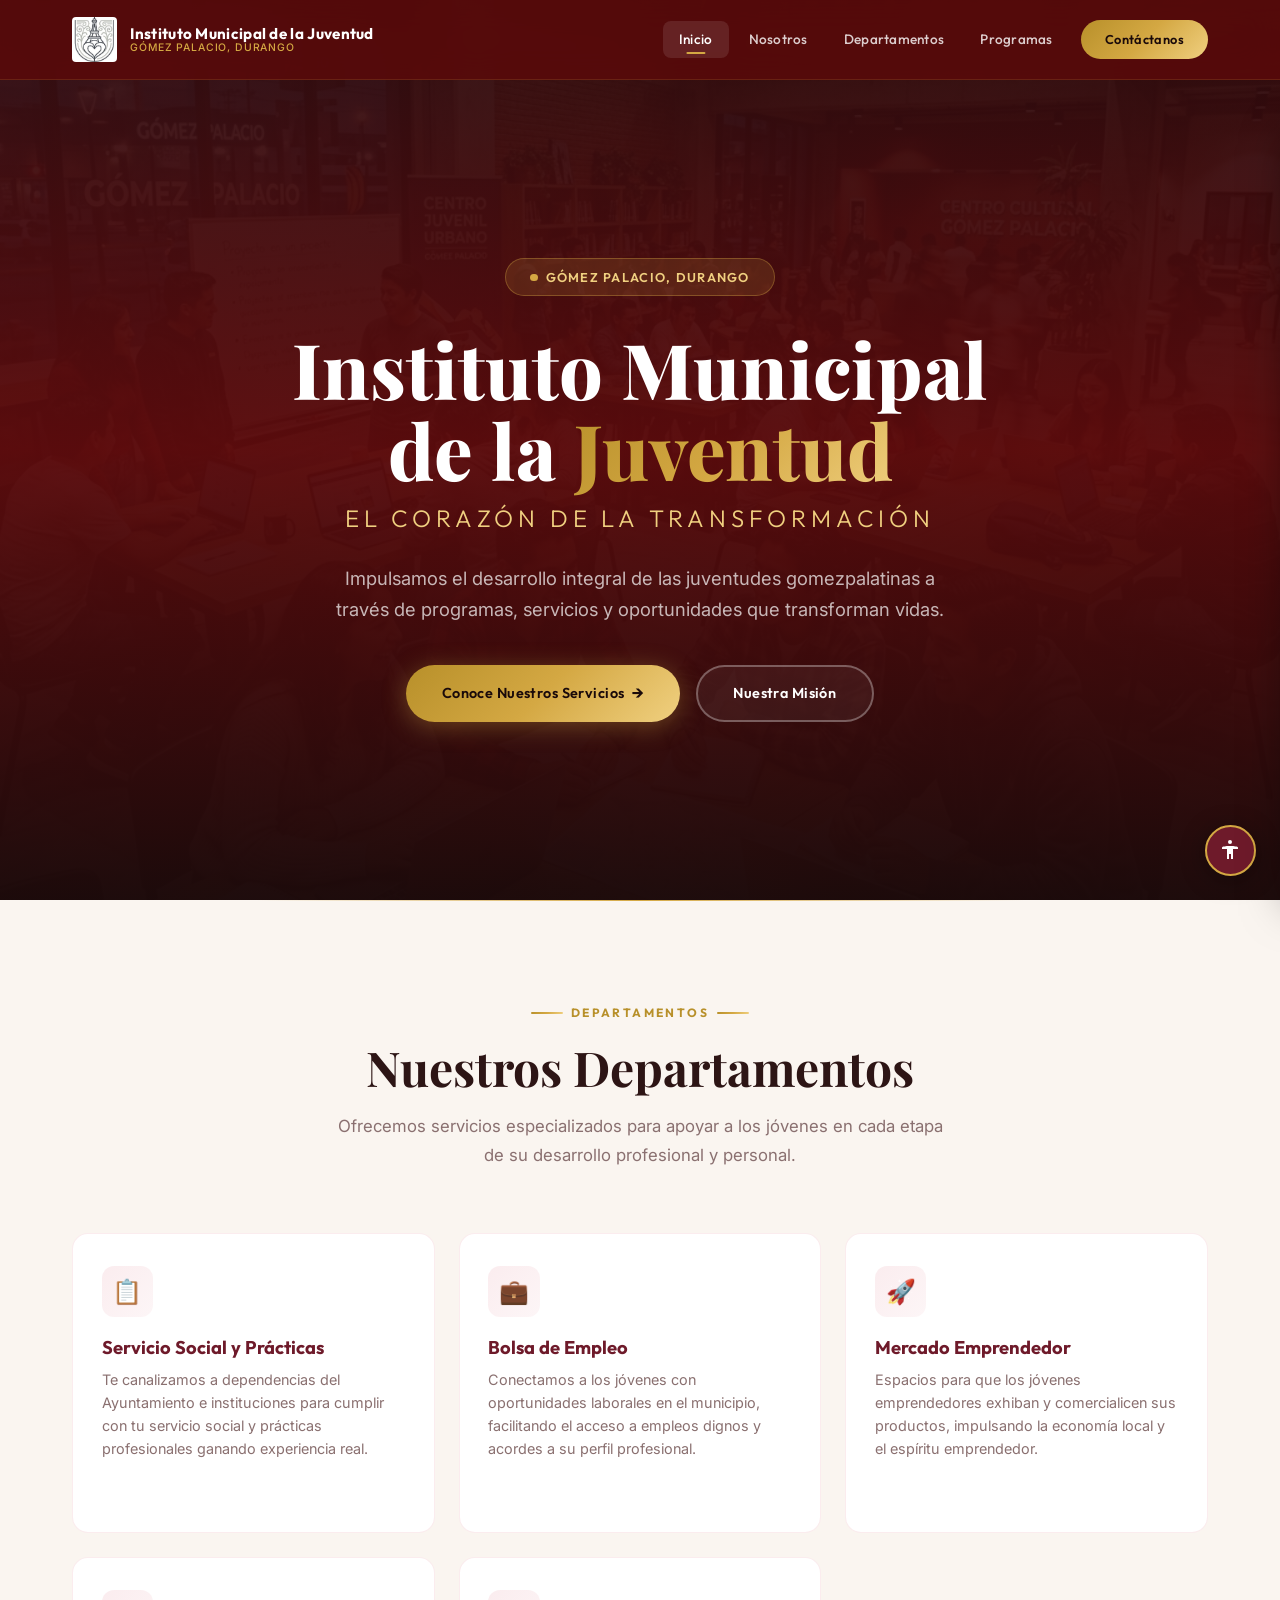
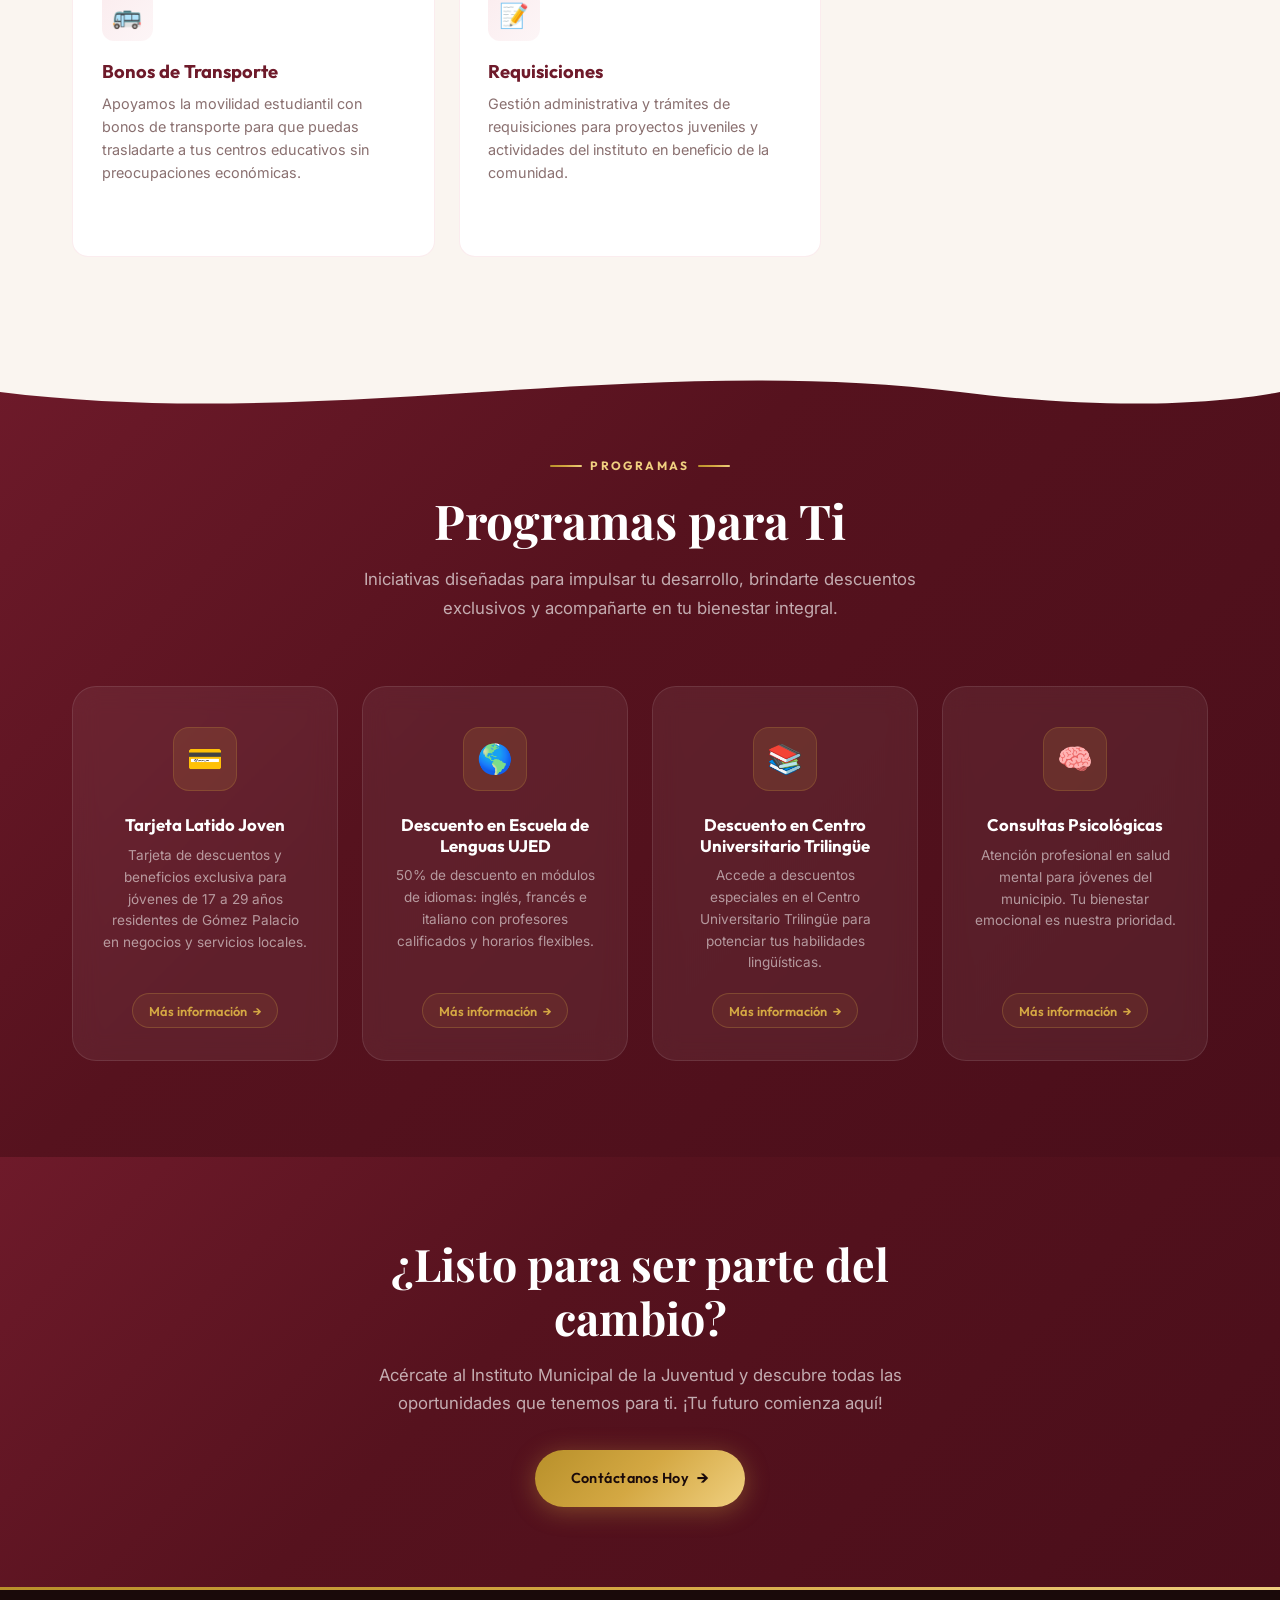
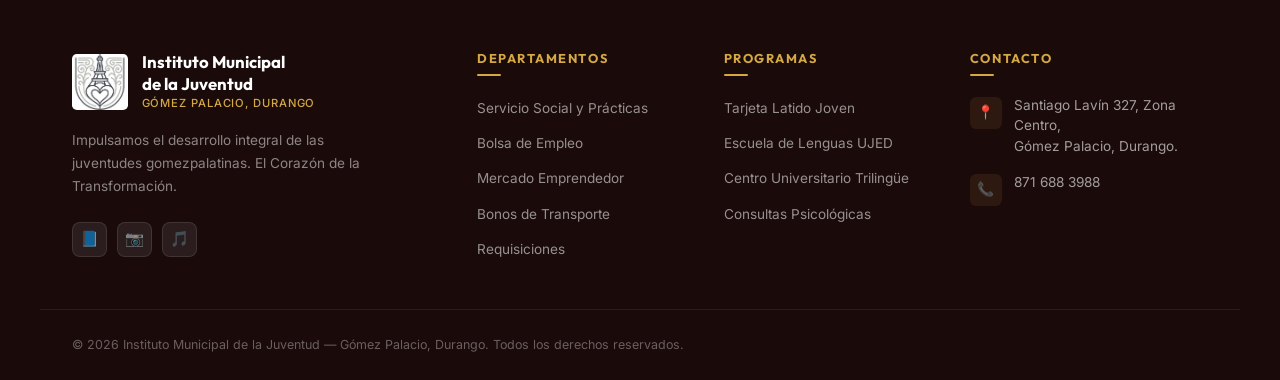
<file: index.html>
<!DOCTYPE html>
<html lang="es">
<head>
  <meta charset="UTF-8">
  <meta name="viewport" content="width=device-width, initial-scale=1.0">
  <meta name="description" content="Instituto Municipal de la Juventud de Gómez Palacio, Durango. El Corazón de la Transformación. Servicios, programas y oportunidades para los jóvenes gomezpalatinos.">
  <title>Instituto Municipal de la Juventud | Gómez Palacio</title>

  <!-- Google Fonts -->
  <link rel="preconnect" href="https://fonts.googleapis.com">
  <link rel="preconnect" href="https://fonts.gstatic.com" crossorigin>
  <link href="https://fonts.googleapis.com/css2?family=Inter:wght@300;400;500;600;700&family=Outfit:wght@300;400;500;600;700;800&family=Playfair+Display:wght@600;700;800&display=swap" rel="stylesheet">

  <!-- Stylesheets -->
  <link rel="stylesheet" href="styles/variables.css">
  <link rel="stylesheet" href="styles/reset.css">
  <link rel="stylesheet" href="styles/header.css">
  <link rel="stylesheet" href="styles/hero.css">
  <link rel="stylesheet" href="styles/sections.css">
  <link rel="stylesheet" href="styles/about.css">
  <link rel="stylesheet" href="styles/accessibility.css">
  <link rel="stylesheet" href="styles/footer.css">
</head>
<body>

  <!-- ====== HEADER ====== -->
  <header class="site-header" id="site-header">
    <div class="header-inner">
      <a href="index.html" class="header-brand" id="header-brand">
        <img src="images/logo.png" alt="Logo IMJ" class="header-logo">
        <div class="header-brand-text">
          <span class="header-brand-name">Instituto Municipal de la Juventud</span>
          <span class="header-brand-location">Gómez Palacio, Durango</span>
        </div>
      </a>

      <nav class="header-nav" id="header-nav">
        <a href="index.html" class="nav-link active" id="nav-home">Inicio</a>
        <a href="pages/about.html" class="nav-link" id="nav-about">Nosotros</a>
        <a href="#departments" class="nav-link" id="nav-departments">Departamentos</a>
        <a href="#programs" class="nav-link" id="nav-programs">Programas</a>
        <a href="pages/contact.html" class="nav-cta" id="nav-contact">Contáctanos</a>
      </nav>

      <button class="hamburger" id="hamburger-btn" aria-label="Abrir menú">
        <span></span>
        <span></span>
        <span></span>
      </button>
    </div>
  </header>

  <!-- ====== HERO ====== -->
  <section class="hero" id="hero">
    <div class="hero-bg"></div>
    <div class="hero-overlay"></div>

    <!-- Animated particles injected by JS -->
    <div class="hero-particles" id="hero-particles"></div>

    <div class="hero-content">
      <div class="hero-badge">
        <span class="hero-badge-dot"></span>
        Gómez Palacio, Durango
      </div>

      <h1 class="hero-title">
        Instituto Municipal<br>
        de la <span class="hero-title-highlight">Juventud</span>
      </h1>

      <p class="hero-subtitle">El Corazón de la Transformación</p>

      <p class="hero-tagline">
        Impulsamos el desarrollo integral de las juventudes gomezpalatinas a través de programas, servicios y oportunidades que transforman vidas.
      </p>

      <div class="hero-actions">
        <a href="#departments" class="btn btn-primary" id="hero-cta-departments">
          Conoce Nuestros Servicios
          <span class="btn-icon">→</span>
        </a>
        <a href="pages/about.html" class="btn btn-outline" id="hero-cta-about">
          Nuestra Misión
        </a>
      </div>
    </div>
  </section>

  <!-- ====== DEPARTMENTS ====== -->
  <section class="departments" id="departments">
    <div class="container">
      <div class="section-header reveal">
        <div class="section-label">
          <span class="section-label-line"></span>
          Departamentos
          <span class="section-label-line"></span>
        </div>
        <h2 class="section-title">Nuestros Departamentos</h2>
        <p class="section-description">
          Ofrecemos servicios especializados para apoyar a los jóvenes en cada etapa de su desarrollo profesional y personal.
        </p>
      </div>
    </div>

    <div class="departments-grid container">
      <!-- Department 1 -->
      <a href="pages/dept-servicio-social.html" class="dept-card reveal delay-1" id="dept-servicio-social">
        <div class="dept-card-icon">📋</div>
        <h3 class="dept-card-title">Servicio Social y Prácticas</h3>
        <p class="dept-card-desc">
          Te canalizamos a dependencias del Ayuntamiento e instituciones para cumplir con tu servicio social y prácticas profesionales ganando experiencia real.
        </p>
        <div class="dept-card-arrow">
          Conocer más <span>→</span>
        </div>
      </a>

      <!-- Department 2 -->
      <a href="pages/dept-bolsa-empleo.html" class="dept-card reveal delay-2" id="dept-bolsa-empleo">
        <div class="dept-card-icon">💼</div>
        <h3 class="dept-card-title">Bolsa de Empleo</h3>
        <p class="dept-card-desc">
          Conectamos a los jóvenes con oportunidades laborales en el municipio, facilitando el acceso a empleos dignos y acordes a su perfil profesional.
        </p>
        <div class="dept-card-arrow">
          Conocer más <span>→</span>
        </div>
      </a>

      <!-- Department 3 -->
      <a href="pages/dept-mercado-emprendedor.html" class="dept-card reveal delay-3" id="dept-mercado-emprendedor">
        <div class="dept-card-icon">🚀</div>
        <h3 class="dept-card-title">Mercado Emprendedor</h3>
        <p class="dept-card-desc">
          Espacios para que los jóvenes emprendedores exhiban y comercialicen sus productos, impulsando la economía local y el espíritu emprendedor.
        </p>
        <div class="dept-card-arrow">
          Conocer más <span>→</span>
        </div>
      </a>

      <!-- Department 4 -->
      <a href="pages/dept-bonos-transporte.html" class="dept-card reveal delay-4" id="dept-bonos-transporte">
        <div class="dept-card-icon">🚌</div>
        <h3 class="dept-card-title">Bonos de Transporte</h3>
        <p class="dept-card-desc">
          Apoyamos la movilidad estudiantil con bonos de transporte para que puedas trasladarte a tus centros educativos sin preocupaciones económicas.
        </p>
        <div class="dept-card-arrow">
          Conocer más <span>→</span>
        </div>
      </a>

      <!-- Department 5 -->
      <a href="pages/dept-requisiciones.html" class="dept-card reveal delay-5" id="dept-requisiciones">
        <div class="dept-card-icon">📝</div>
        <h3 class="dept-card-title">Requisiciones</h3>
        <p class="dept-card-desc">
          Gestión administrativa y trámites de requisiciones para proyectos juveniles y actividades del instituto en beneficio de la comunidad.
        </p>
        <div class="dept-card-arrow">
          Conocer más <span>→</span>
        </div>
      </a>
    </div>
  </section>

  <!-- ====== PROGRAMS ====== -->
  <section class="programs" id="programs">
    <!-- Decorative wave -->
    <div class="programs-wave">
      <svg viewBox="0 0 1440 80" preserveAspectRatio="none">
        <path d="M0,40 C360,80 720,0 1080,40 C1260,60 1380,50 1440,40 L1440,0 L0,0 Z" fill="var(--color-off-white)"/>
      </svg>
    </div>

    <div class="container">
      <div class="section-header reveal">
        <div class="section-label" style="color: var(--color-gold-light);">
          <span class="section-label-line"></span>
          Programas
          <span class="section-label-line"></span>
        </div>
        <h2 class="section-title section-title-light">Programas para Ti</h2>
        <p class="section-description section-description-light">
          Iniciativas diseñadas para impulsar tu desarrollo, brindarte descuentos exclusivos y acompañarte en tu bienestar integral.
        </p>
      </div>
    </div>

    <div class="programs-grid container">
      <!-- Program 1 -->
      <a href="pages/prog-tarjeta-latido.html" class="program-card reveal delay-1" id="prog-tarjeta-latido">
        <div class="program-card-icon">💳</div>
        <h3 class="program-card-title">Tarjeta Latido Joven</h3>
        <p class="program-card-desc">
          Tarjeta de descuentos y beneficios exclusiva para jóvenes de 17 a 29 años residentes de Gómez Palacio en negocios y servicios locales.
        </p>
        <span class="program-card-link">
          Más información <span>→</span>
        </span>
      </a>

      <!-- Program 2 -->
      <a href="pages/prog-escuela-lenguas.html" class="program-card reveal delay-2" id="prog-escuela-lenguas">
        <div class="program-card-icon">🌎</div>
        <h3 class="program-card-title">Descuento en Escuela de Lenguas UJED</h3>
        <p class="program-card-desc">
          50% de descuento en módulos de idiomas: inglés, francés e italiano con profesores calificados y horarios flexibles.
        </p>
        <span class="program-card-link">
          Más información <span>→</span>
        </span>
      </a>

      <!-- Program 3 -->
      <a href="pages/prog-centro-trilingue.html" class="program-card reveal delay-3" id="prog-centro-trilingue">
        <div class="program-card-icon">📚</div>
        <h3 class="program-card-title">Descuento en Centro Universitario Trilingüe</h3>
        <p class="program-card-desc">
          Accede a descuentos especiales en el Centro Universitario Trilingüe para potenciar tus habilidades lingüísticas.
        </p>
        <span class="program-card-link">
          Más información <span>→</span>
        </span>
      </a>

      <!-- Program 4 -->
      <a href="pages/prog-consultas-psicologicas.html" class="program-card reveal delay-4" id="prog-consultas-psicologicas">
        <div class="program-card-icon">🧠</div>
        <h3 class="program-card-title">Consultas Psicológicas</h3>
        <p class="program-card-desc">
          Atención profesional en salud mental para jóvenes del municipio. Tu bienestar emocional es nuestra prioridad.
        </p>
        <span class="program-card-link">
          Más información <span>→</span>
        </span>
      </a>
    </div>
  </section>

  <!-- ====== CTA BANNER ====== -->
  <section class="cta-banner" id="cta-banner">
    <div class="cta-banner-content reveal">
      <h2 class="cta-banner-title">¿Listo para ser parte del cambio?</h2>
      <p class="cta-banner-text">
        Acércate al Instituto Municipal de la Juventud y descubre todas las oportunidades que tenemos para ti. ¡Tu futuro comienza aquí!
      </p>
      <a href="pages/contact.html" class="btn btn-primary" id="cta-contact">
        Contáctanos Hoy
        <span class="btn-icon">→</span>
      </a>
    </div>
  </section>

  <!-- ====== FOOTER ====== -->
  <footer class="site-footer" id="site-footer">
    <div class="footer-main">
      <!-- Brand Column -->
      <div class="footer-brand">
        <div class="footer-brand-top">
          <img src="images/logo.png" alt="Logo IMJ" class="footer-logo">
          <div class="footer-brand-text">
            <span class="footer-brand-name">Instituto Municipal<br>de la Juventud</span>
            <span class="footer-brand-location">Gómez Palacio, Durango</span>
          </div>
        </div>
        <p class="footer-brand-desc">
          Impulsamos el desarrollo integral de las juventudes gomezpalatinas. El Corazón de la Transformación.
        </p>
        <div class="footer-social">
          <a href="#" class="footer-social-link" aria-label="Facebook" id="social-facebook">📘</a>
          <a href="#" class="footer-social-link" aria-label="Instagram" id="social-instagram">📷</a>
          <a href="#" class="footer-social-link" aria-label="TikTok" id="social-tiktok">🎵</a>
        </div>
      </div>

      <!-- Departments Links -->
      <div class="footer-column">
        <h3 class="footer-column-title">Departamentos</h3>
        <ul class="footer-links">
          <li><a href="pages/dept-servicio-social.html" class="footer-link" id="footer-dept-ss">Servicio Social y Prácticas</a></li>
          <li><a href="pages/dept-bolsa-empleo.html" class="footer-link" id="footer-dept-be">Bolsa de Empleo</a></li>
          <li><a href="pages/dept-mercado-emprendedor.html" class="footer-link" id="footer-dept-me">Mercado Emprendedor</a></li>
          <li><a href="pages/dept-bonos-transporte.html" class="footer-link" id="footer-dept-bt">Bonos de Transporte</a></li>
          <li><a href="pages/dept-requisiciones.html" class="footer-link" id="footer-dept-rq">Requisiciones</a></li>
        </ul>
      </div>

      <!-- Programs Links -->
      <div class="footer-column">
        <h3 class="footer-column-title">Programas</h3>
        <ul class="footer-links">
          <li><a href="pages/prog-tarjeta-latido.html" class="footer-link" id="footer-prog-tl">Tarjeta Latido Joven</a></li>
          <li><a href="pages/prog-escuela-lenguas.html" class="footer-link" id="footer-prog-el">Escuela de Lenguas UJED</a></li>
          <li><a href="pages/prog-centro-trilingue.html" class="footer-link" id="footer-prog-ct">Centro Universitario Trilingüe</a></li>
          <li><a href="pages/prog-consultas-psicologicas.html" class="footer-link" id="footer-prog-cp">Consultas Psicológicas</a></li>
        </ul>
      </div>

      <!-- Contact Info -->
      <div class="footer-column">
        <h3 class="footer-column-title">Contacto</h3>
        <div class="footer-contact-item">
          <div class="footer-contact-icon">📍</div>
          <div class="footer-contact-text">
            Santiago Lavín 327, Zona Centro,<br>
            Gómez Palacio, Durango.
          </div>
        </div>
        <div class="footer-contact-item">
          <div class="footer-contact-icon">📞</div>
          <div class="footer-contact-text">
            <a href="tel:+528716883988">871 688 3988</a>
          </div>
        </div>
      </div>
    </div>

    <div class="footer-bottom">
      <p class="footer-copyright">
        © 2026 Instituto Municipal de la Juventud — Gómez Palacio, Durango. Todos los derechos reservados.
      </p>
    </div>
  </footer>

  <!-- Scripts -->
  <script src="js/main.js"></script>
  <script src="js/accessibility.js"></script>
</body>
</html>
</file>
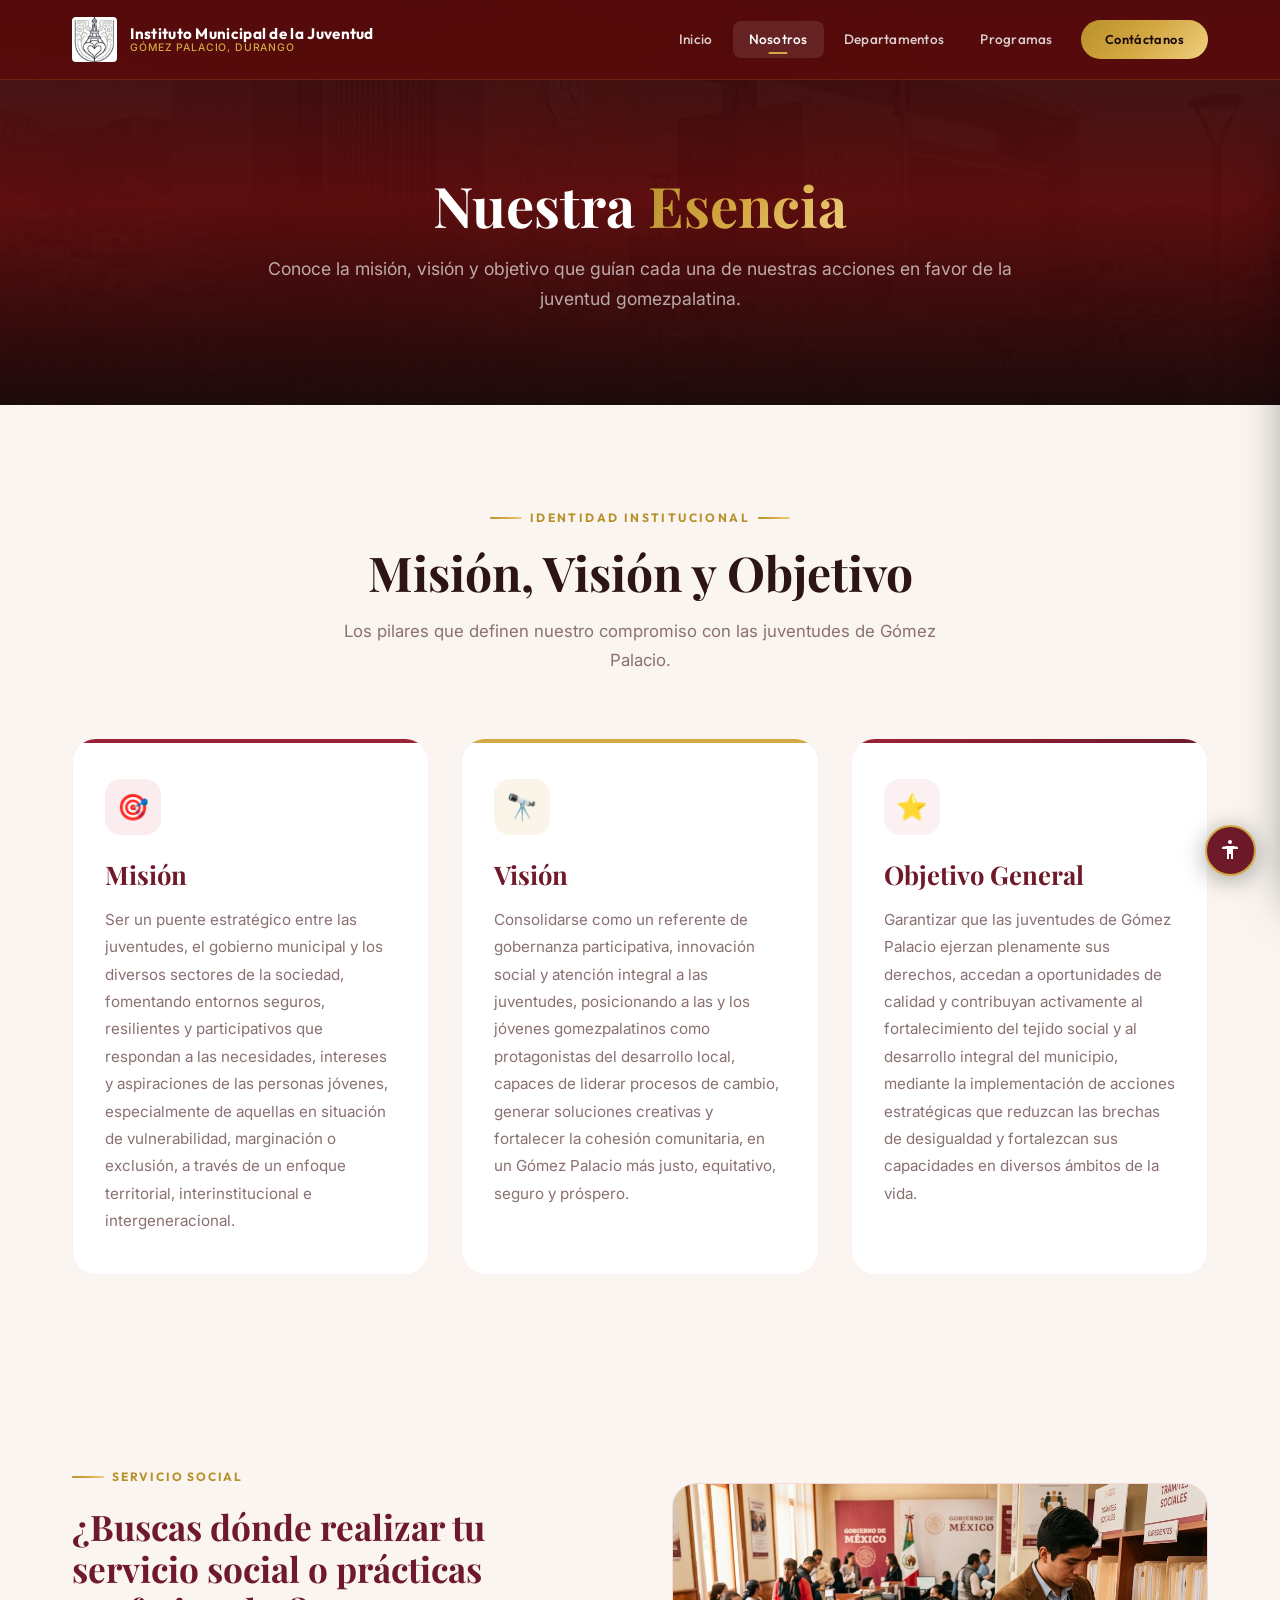
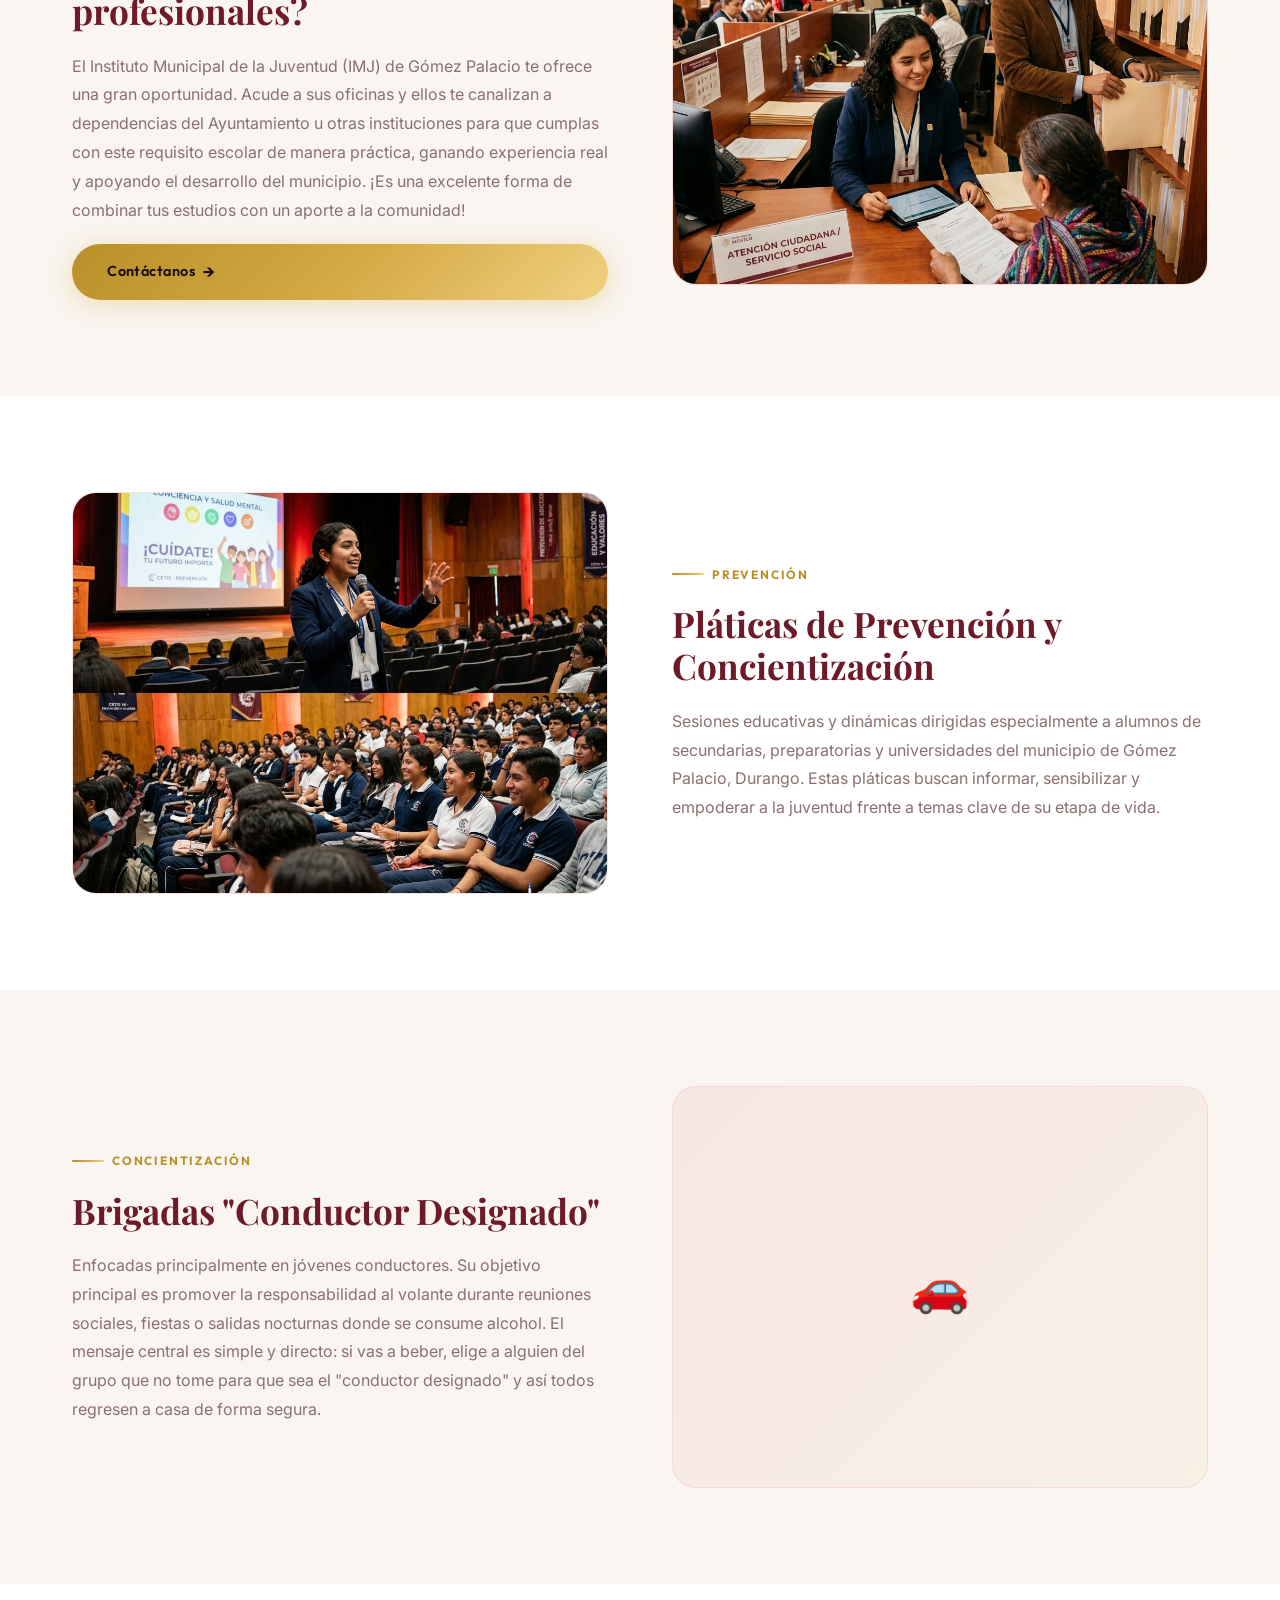
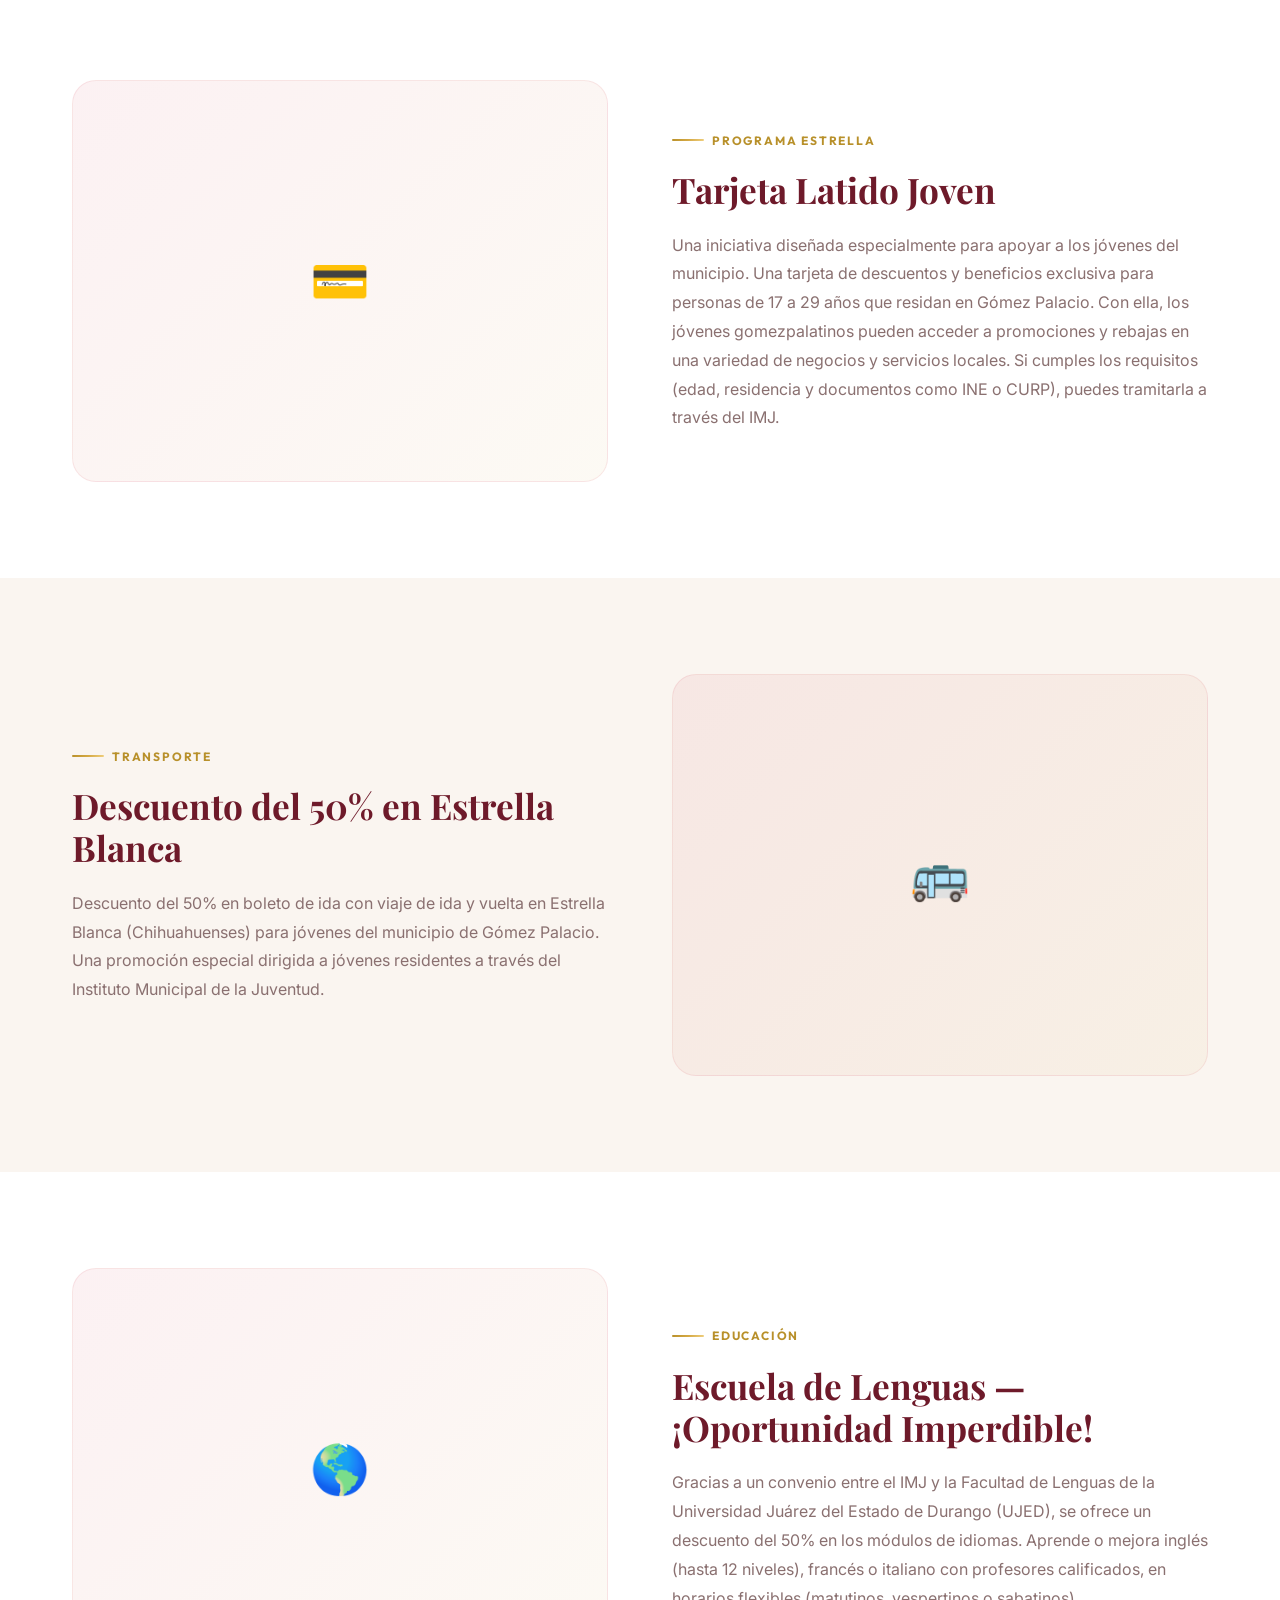
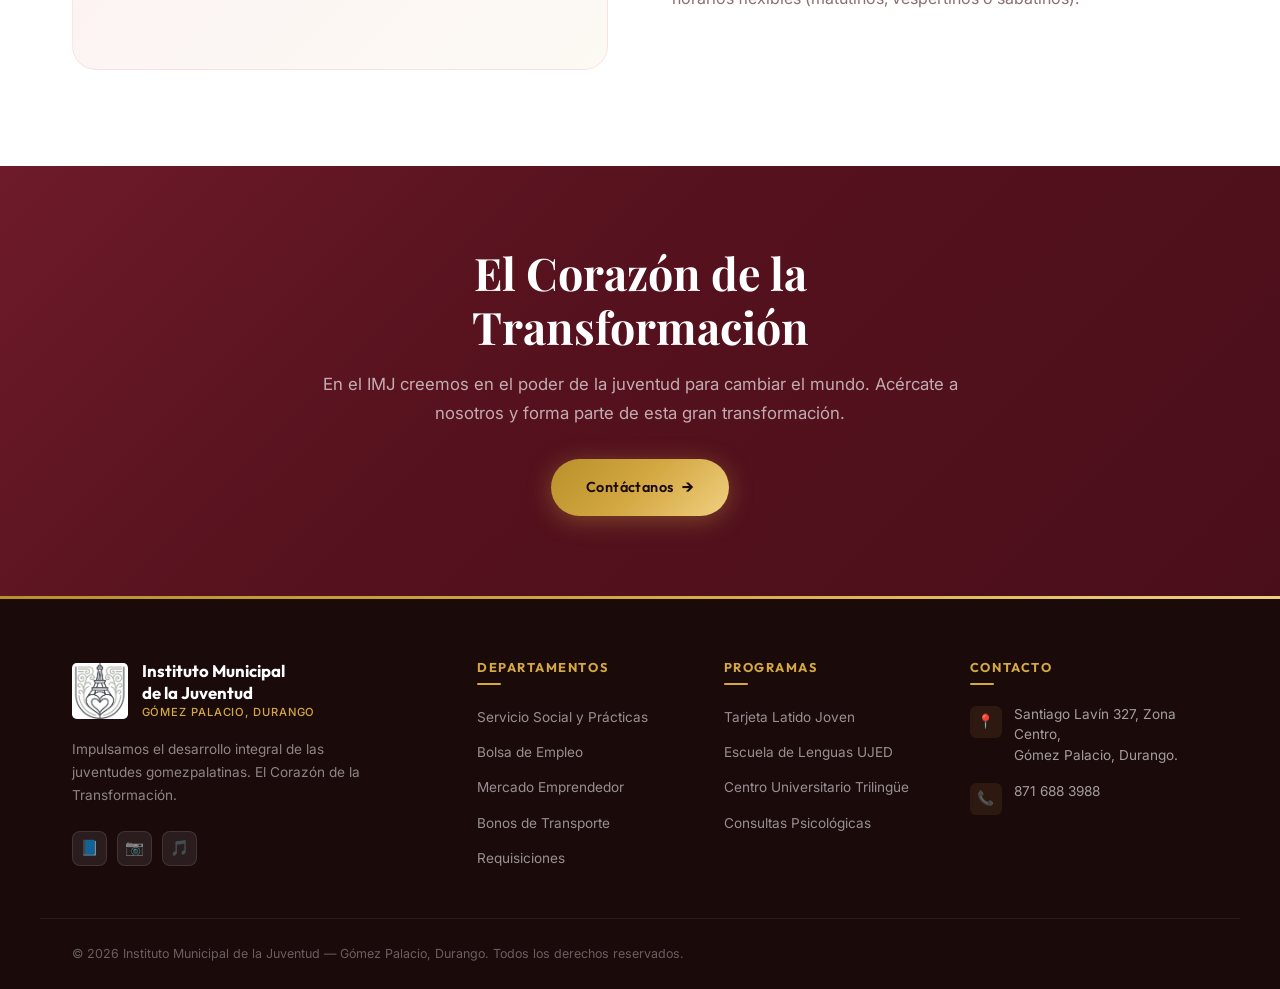
<file: pages/about.html>
<!DOCTYPE html>
<html lang="es">
<head>
  <meta charset="UTF-8">
  <meta name="viewport" content="width=device-width, initial-scale=1.0">
  <meta name="description" content="Conoce la misión, visión y objetivo general del Instituto Municipal de la Juventud de Gómez Palacio, Durango.">
  <title>Nosotros — Instituto Municipal de la Juventud</title>

  <!-- Google Fonts -->
  <link rel="preconnect" href="https://fonts.googleapis.com">
  <link rel="preconnect" href="https://fonts.gstatic.com" crossorigin>
  <link href="https://fonts.googleapis.com/css2?family=Inter:wght@300;400;500;600;700&family=Outfit:wght@300;400;500;600;700;800&family=Playfair+Display:wght@600;700;800&display=swap" rel="stylesheet">

  <!-- Stylesheets -->
  <link rel="stylesheet" href="../styles/variables.css">
  <link rel="stylesheet" href="../styles/reset.css">
  <link rel="stylesheet" href="../styles/header.css">
  <link rel="stylesheet" href="../styles/hero.css">
  <link rel="stylesheet" href="../styles/sections.css">
  <link rel="stylesheet" href="../styles/about.css">
  <link rel="stylesheet" href="../styles/accessibility.css">
  <link rel="stylesheet" href="../styles/footer.css">
</head>
<body>

  <!-- ====== HEADER ====== -->
  <header class="site-header" id="site-header">
    <div class="header-inner">
      <a href="../index.html" class="header-brand" id="header-brand">
        <img src="../images/logo.png" alt="Logo IMJ" class="header-logo">
        <div class="header-brand-text">
          <span class="header-brand-name">Instituto Municipal de la Juventud</span>
          <span class="header-brand-location">Gómez Palacio, Durango</span>
        </div>
      </a>

      <nav class="header-nav" id="header-nav">
        <a href="../index.html" class="nav-link" id="nav-home">Inicio</a>
        <a href="about.html" class="nav-link active" id="nav-about">Nosotros</a>
        <a href="../index.html#departments" class="nav-link" id="nav-departments">Departamentos</a>
        <a href="../index.html#programs" class="nav-link" id="nav-programs">Programas</a>
        <a href="contact.html" class="nav-cta" id="nav-contact">Contáctanos</a>
      </nav>

      <button class="hamburger" id="hamburger-btn" aria-label="Abrir menú">
        <span></span>
        <span></span>
        <span></span>
      </button>
    </div>
  </header>

  <!-- ====== PAGE HERO ====== -->
  <section class="page-hero" id="about-hero">
    <div class="page-hero-bg"></div>
    <div class="page-hero-overlay"></div>
    <div class="page-hero-content">
      <h1 class="page-hero-title">Nuestra <span class="hero-title-highlight">Esencia</span></h1>
      <p class="page-hero-subtitle">
        Conoce la misión, visión y objetivo que guían cada una de nuestras acciones en favor de la juventud gomezpalatina.
      </p>
    </div>
  </section>

  <!-- ====== MISSION / VISION / OBJECTIVE ====== -->
  <section class="mvo-section" id="mvo-section">
    <div class="container">
      <div class="section-header reveal">
        <div class="section-label">
          <span class="section-label-line"></span>
          Identidad Institucional
          <span class="section-label-line"></span>
        </div>
        <h2 class="section-title">Misión, Visión y Objetivo</h2>
        <p class="section-description">
          Los pilares que definen nuestro compromiso con las juventudes de Gómez Palacio.
        </p>
      </div>
    </div>

    <div class="mvo-grid container">
      <!-- Mission -->
      <div class="mvo-card mvo-card--mission reveal delay-1" id="card-mission">
        <div class="mvo-card-icon">🎯</div>
        <h3 class="mvo-card-title">Misión</h3>
        <p class="mvo-card-text">
          Ser un puente estratégico entre las juventudes, el gobierno municipal y los diversos sectores de la sociedad, fomentando entornos seguros, resilientes y participativos que respondan a las necesidades, intereses y aspiraciones de las personas jóvenes, especialmente de aquellas en situación de vulnerabilidad, marginación o exclusión, a través de un enfoque territorial, interinstitucional e intergeneracional.
        </p>
      </div>

      <!-- Vision -->
      <div class="mvo-card mvo-card--vision reveal delay-2" id="card-vision">
        <div class="mvo-card-icon">🔭</div>
        <h3 class="mvo-card-title">Visión</h3>
        <p class="mvo-card-text">
          Consolidarse como un referente de gobernanza participativa, innovación social y atención integral a las juventudes, posicionando a las y los jóvenes gomezpalatinos como protagonistas del desarrollo local, capaces de liderar procesos de cambio, generar soluciones creativas y fortalecer la cohesión comunitaria, en un Gómez Palacio más justo, equitativo, seguro y próspero.
        </p>
      </div>

      <!-- Objective -->
      <div class="mvo-card mvo-card--objective reveal delay-3" id="card-objective">
        <div class="mvo-card-icon">⭐</div>
        <h3 class="mvo-card-title">Objetivo General</h3>
        <p class="mvo-card-text">
          Garantizar que las juventudes de Gómez Palacio ejerzan plenamente sus derechos, accedan a oportunidades de calidad y contribuyan activamente al fortalecimiento del tejido social y al desarrollo integral del municipio, mediante la implementación de acciones estratégicas que reduzcan las brechas de desigualdad y fortalezcan sus capacidades en diversos ámbitos de la vida.
        </p>
      </div>
    </div>
  </section>

  <!-- ====== INFO: SERVICIO SOCIAL ====== -->
  <section class="info-section" id="info-servicio">
    <div class="info-block container">
      <div class="info-block-content reveal-left">
        <span class="info-block-label">
          <span class="section-label-line"></span>
          Servicio Social
        </span>
        <h2 class="info-block-title">¿Buscas dónde realizar tu servicio social o prácticas profesionales?</h2>
        <p class="info-block-text">
          El Instituto Municipal de la Juventud (IMJ) de Gómez Palacio te ofrece una gran oportunidad. Acude a sus oficinas y ellos te canalizan a dependencias del Ayuntamiento u otras instituciones para que cumplas con este requisito escolar de manera práctica, ganando experiencia real y apoyando el desarrollo del municipio. ¡Es una excelente forma de combinar tus estudios con un aporte a la comunidad!
        </p>
        <a href="contact.html" class="btn btn-primary" id="info-cta-servicio">
          Contáctanos <span class="btn-icon">→</span>
        </a>
      </div>
      <div class="info-block-image reveal-right" id="img-servicio-social">
        <img src="../images/servicio-social.jpg" alt="Servicio Social">
      </div>
    </div>
  </section>

  <!-- ====== INFO: PLATICAS DE PREVENCION ====== -->
  <section class="info-section" id="info-platicas">
    <div class="info-block reversed container">
      <div class="info-block-content reveal-right">
        <span class="info-block-label">
          <span class="section-label-line"></span>
          Prevención
        </span>
        <h2 class="info-block-title">Pláticas de Prevención y Concientización</h2>
        <p class="info-block-text">
          Sesiones educativas y dinámicas dirigidas especialmente a alumnos de secundarias, preparatorias y universidades del municipio de Gómez Palacio, Durango. Estas pláticas buscan informar, sensibilizar y empoderar a la juventud frente a temas clave de su etapa de vida.
        </p>
      </div>
      <div class="info-block-image reveal-left" id="img-platicas">
        <img src="../images/platicas.jpg" alt="Pláticas de Prevención">
      </div>
    </div>
  </section>

  <!-- ====== INFO: CONDUCTOR DESIGNADO ====== -->
  <section class="info-section" id="info-conductor">
    <div class="info-block container">
      <div class="info-block-content reveal-left">
        <span class="info-block-label">
          <span class="section-label-line"></span>
          Concientización
        </span>
        <h2 class="info-block-title">Brigadas "Conductor Designado"</h2>
        <p class="info-block-text">
          Enfocadas principalmente en jóvenes conductores. Su objetivo principal es promover la responsabilidad al volante durante reuniones sociales, fiestas o salidas nocturnas donde se consume alcohol. El mensaje central es simple y directo: si vas a beber, elige a alguien del grupo que no tome para que sea el "conductor designado" y así todos regresen a casa de forma segura.
        </p>
      </div>
      <div class="info-block-image reveal-right" id="img-conductor">
        🚗
      </div>
    </div>
  </section>

  <!-- ====== INFO: TARJETA LATIDO JOVEN ====== -->
  <section class="info-section" id="info-tarjeta">
    <div class="info-block reversed container">
      <div class="info-block-content reveal-right">
        <span class="info-block-label">
          <span class="section-label-line"></span>
          Programa Estrella
        </span>
        <h2 class="info-block-title">Tarjeta Latido Joven</h2>
        <p class="info-block-text">
          Una iniciativa diseñada especialmente para apoyar a los jóvenes del municipio. Una tarjeta de descuentos y beneficios exclusiva para personas de 17 a 29 años que residan en Gómez Palacio. Con ella, los jóvenes gomezpalatinos pueden acceder a promociones y rebajas en una variedad de negocios y servicios locales. Si cumples los requisitos (edad, residencia y documentos como INE o CURP), puedes tramitarla a través del IMJ.
        </p>
      </div>
      <div class="info-block-image reveal-left" id="img-tarjeta">
        💳
      </div>
    </div>
  </section>

  <!-- ====== INFO: ESTRELLA BLANCA ====== -->
  <section class="info-section" id="info-estrella">
    <div class="info-block container">
      <div class="info-block-content reveal-left">
        <span class="info-block-label">
          <span class="section-label-line"></span>
          Transporte
        </span>
        <h2 class="info-block-title">Descuento del 50% en Estrella Blanca</h2>
        <p class="info-block-text">
          Descuento del 50% en boleto de ida con viaje de ida y vuelta en Estrella Blanca (Chihuahuenses) para jóvenes del municipio de Gómez Palacio. Una promoción especial dirigida a jóvenes residentes a través del Instituto Municipal de la Juventud.
        </p>
      </div>
      <div class="info-block-image reveal-right" id="img-estrella">
        🚌
      </div>
    </div>
  </section>

  <!-- ====== INFO: ESCUELA DE LENGUAS ====== -->
  <section class="info-section" id="info-lenguas">
    <div class="info-block reversed container">
      <div class="info-block-content reveal-right">
        <span class="info-block-label">
          <span class="section-label-line"></span>
          Educación
        </span>
        <h2 class="info-block-title">Escuela de Lenguas — ¡Oportunidad Imperdible!</h2>
        <p class="info-block-text">
          Gracias a un convenio entre el IMJ y la Facultad de Lenguas de la Universidad Juárez del Estado de Durango (UJED), se ofrece un descuento del 50% en los módulos de idiomas. Aprende o mejora inglés (hasta 12 niveles), francés o italiano con profesores calificados, en horarios flexibles (matutinos, vespertinos o sabatinos).
        </p>
      </div>
      <div class="info-block-image reveal-left" id="img-lenguas">
        🌎
      </div>
    </div>
  </section>

  <!-- ====== CTA BANNER ====== -->
  <section class="cta-banner" id="cta-banner">
    <div class="cta-banner-content reveal">
      <h2 class="cta-banner-title">El Corazón de la Transformación</h2>
      <p class="cta-banner-text">
        En el IMJ creemos en el poder de la juventud para cambiar el mundo. Acércate a nosotros y forma parte de esta gran transformación.
      </p>
      <a href="contact.html" class="btn btn-primary" id="cta-about-contact">
        Contáctanos <span class="btn-icon">→</span>
      </a>
    </div>
  </section>

  <!-- ====== FOOTER ====== -->
  <footer class="site-footer" id="site-footer">
    <div class="footer-main">
      <div class="footer-brand">
        <div class="footer-brand-top">
          <img src="../images/logo.png" alt="Logo IMJ" class="footer-logo">
          <div class="footer-brand-text">
            <span class="footer-brand-name">Instituto Municipal<br>de la Juventud</span>
            <span class="footer-brand-location">Gómez Palacio, Durango</span>
          </div>
        </div>
        <p class="footer-brand-desc">
          Impulsamos el desarrollo integral de las juventudes gomezpalatinas. El Corazón de la Transformación.
        </p>
        <div class="footer-social">
          <a href="#" class="footer-social-link" aria-label="Facebook">📘</a>
          <a href="#" class="footer-social-link" aria-label="Instagram">📷</a>
          <a href="#" class="footer-social-link" aria-label="TikTok">🎵</a>
        </div>
      </div>

      <div class="footer-column">
        <h3 class="footer-column-title">Departamentos</h3>
        <ul class="footer-links">
          <li><a href="#" class="footer-link">Servicio Social y Prácticas</a></li>
          <li><a href="#" class="footer-link">Bolsa de Empleo</a></li>
          <li><a href="#" class="footer-link">Mercado Emprendedor</a></li>
          <li><a href="#" class="footer-link">Bonos de Transporte</a></li>
          <li><a href="#" class="footer-link">Requisiciones</a></li>
        </ul>
      </div>

      <div class="footer-column">
        <h3 class="footer-column-title">Programas</h3>
        <ul class="footer-links">
          <li><a href="#" class="footer-link">Tarjeta Latido Joven</a></li>
          <li><a href="#" class="footer-link">Escuela de Lenguas UJED</a></li>
          <li><a href="#" class="footer-link">Centro Universitario Trilingüe</a></li>
          <li><a href="#" class="footer-link">Consultas Psicológicas</a></li>
        </ul>
      </div>

      <div class="footer-column">
        <h3 class="footer-column-title">Contacto</h3>
        <div class="footer-contact-item">
          <div class="footer-contact-icon">📍</div>
          <div class="footer-contact-text">
            Santiago Lavín 327, Zona Centro,<br>
            Gómez Palacio, Durango.
          </div>
        </div>
        <div class="footer-contact-item">
          <div class="footer-contact-icon">📞</div>
          <div class="footer-contact-text">
            <a href="tel:+528716883988">871 688 3988</a>
          </div>
        </div>
      </div>
    </div>

    <div class="footer-bottom">
      <p class="footer-copyright">
        © 2026 Instituto Municipal de la Juventud — Gómez Palacio, Durango. Todos los derechos reservados.
      </p>
    </div>
  </footer>

  <script src="../js/main.js"></script>
  <script src="../js/accessibility.js"></script>
</body>
</html>
</file>
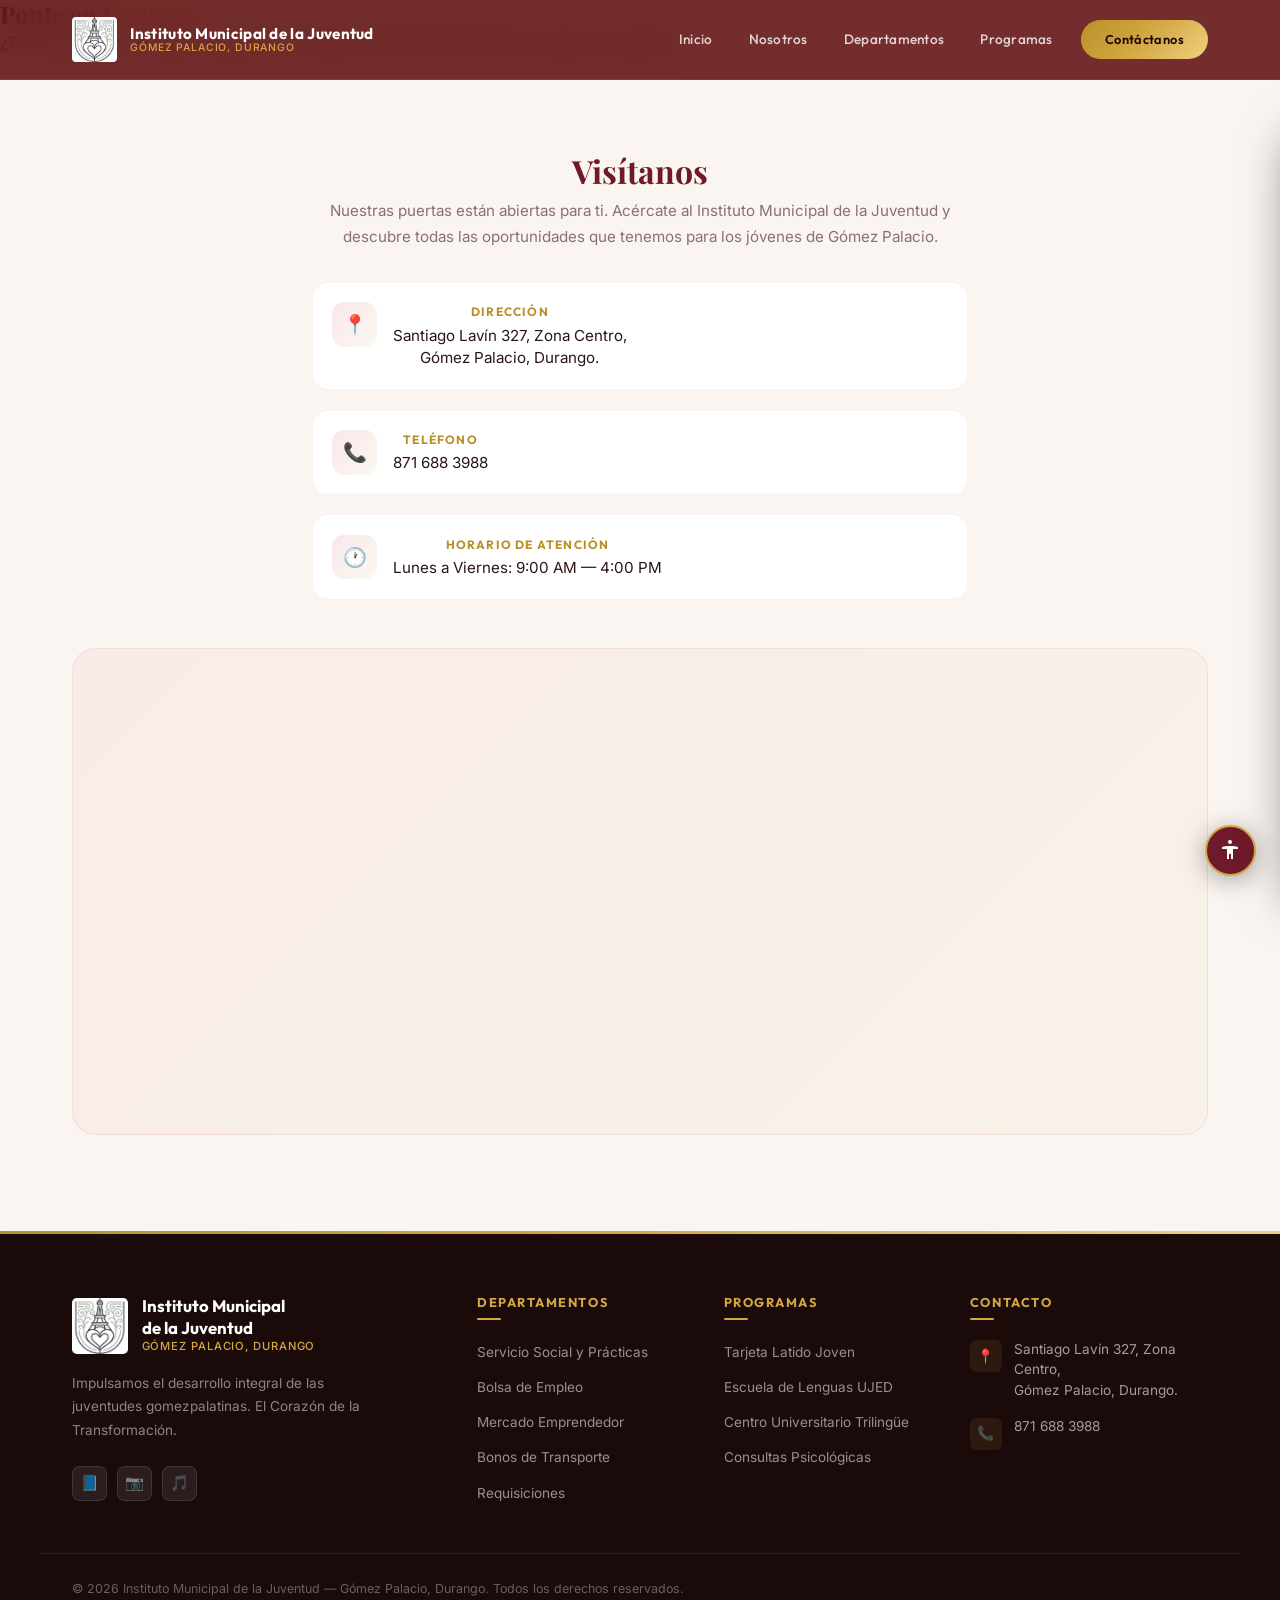
<file: pages/contact.html>
<!DOCTYPE html>
<html lang="es">

<head>
  <meta charset="UTF-8">
  <meta name="viewport" content="width=device-width, initial-scale=1.0">
  <meta name="description"
    content="Contacta al Instituto Municipal de la Juventud de Gómez Palacio, Durango. Estamos para ayudarte.">
  <title>Contacto — Instituto Municipal de la Juventud</title>

  <!-- Google Fonts -->
  <link rel="preconnect" href="https://fonts.googleapis.com">
  <link rel="preconnect" href="https://fonts.gstatic.com" crossorigin>
  <link
    href="https://fonts.googleapis.com/css2?family=Inter:wght@300;400;500;600;700&family=Outfit:wght@300;400;500;600;700;800&family=Playfair+Display:wght@600;700;800&display=swap"
    rel="stylesheet">

  <!-- Stylesheets -->
  <link rel="stylesheet" href="../styles/variables.css">
  <link rel="stylesheet" href="../styles/reset.css">
  <link rel="stylesheet" href="../styles/header.css">
  <link rel="stylesheet" href="../styles/hero.css">
  <link rel="stylesheet" href="../styles/contact.css">
  <link rel="stylesheet" href="../styles/accessibility.css">
  <link rel="stylesheet" href="../styles/footer.css">
</head>

<body>

  <!-- ====== HEADER ====== -->
  <header class="site-header" id="site-header">
    <div class="header-inner">
      <a href="../index.html" class="header-brand" id="header-brand">
        <img src="../images/logo.png" alt="Logo IMJ" class="header-logo">
        <div class="header-brand-text">
          <span class="header-brand-name">Instituto Municipal de la Juventud</span>
          <span class="header-brand-location">Gómez Palacio, Durango</span>
        </div>
      </a>

      <nav class="header-nav" id="header-nav">
        <a href="../index.html" class="nav-link" id="nav-home">Inicio</a>
        <a href="about.html" class="nav-link" id="nav-about">Nosotros</a>
        <a href="../index.html#departments" class="nav-link" id="nav-departments">Departamentos</a>
        <a href="../index.html#programs" class="nav-link" id="nav-programs">Programas</a>
        <a href="contact.html" class="nav-cta active" id="nav-contact">Contáctanos</a>
      </nav>

      <button class="hamburger" id="hamburger-btn" aria-label="Abrir menú">
        <span></span>
        <span></span>
        <span></span>
      </button>
    </div>
  </header>

  <!-- ====== PAGE HERO ====== -->
  <section class="page-hero" id="contact-hero">
    <div class="page-hero-bg" style="background-image: url('../images/contact-bg.jpg');"></div>
    <div class="page-hero-overlay"></div>
    <div class="page-hero-content">
      <h1 class="page-hero-title">Ponte en <span class="hero-title-highlight">Contacto</span></h1>
      <p class="page-hero-subtitle">
        ¿Tienes preguntas, quieres participar o necesitas información? Estamos aquí para ayudarte.
      </p>
    </div>
  </section>

  <!-- ====== CONTACT SECTION ====== -->
  <section class="contact-section" id="contact-section">
    <div class="contact-grid container">
      <!-- Contact Info -->
      <div class="contact-info reveal-left">
        <div>
          <h2 class="contact-info-title">Visítanos</h2>
          <p class="contact-info-text">
            Nuestras puertas están abiertas para ti. Acércate al Instituto Municipal de la Juventud y descubre todas las
            oportunidades que tenemos para los jóvenes de Gómez Palacio.
          </p>
        </div>

        <div class="contact-details">
          <div class="contact-detail-item" id="contact-address">
            <div class="contact-detail-icon">📍</div>
            <div class="contact-detail-content">
              <span class="contact-detail-label">Dirección</span>
              <span class="contact-detail-value">
                Santiago Lavín 327, Zona Centro,<br>
                Gómez Palacio, Durango.
              </span>
            </div>
          </div>

          <div class="contact-detail-item" id="contact-phone">
            <div class="contact-detail-icon">📞</div>
            <div class="contact-detail-content">
              <span class="contact-detail-label">Teléfono</span>
              <span class="contact-detail-value">
                <a href="tel:+528716883988">871 688 3988</a>
              </span>
            </div>
          </div>

          <div class="contact-detail-item" id="contact-hours">
            <div class="contact-detail-icon">🕐</div>
            <div class="contact-detail-content">
              <span class="contact-detail-label">Horario de Atención</span>
              <span class="contact-detail-value">
                Lunes a Viernes: 9:00 AM — 4:00 PM
              </span>
            </div>
          </div>
        </div>
      </div>
    </div>


    <!-- Map -->
    <div class="contact-map" id="contact-map-area">
      <div class="contact-map-wrapper">
        <iframe
          src="https://www.google.com/maps/embed?pb=!1m18!1m12!1m3!1d3600.123!2d-103.4966!3d25.5639!2m3!1f0!2f0!3f0!3m2!1i1024!2i768!4f13.1!3m3!1m2!1s0x868fdb1c79b04c47%3A0x1234567890abcdef!2sSantiago%20Lav%C3%ADn%20327%2C%20Zona%20Centro%2C%20G%C3%B3mez%20Palacio%2C%20Dgo.!5e0!3m2!1ses!2smx!4v1700000000000"
          allowfullscreen="" loading="lazy" referrerpolicy="no-referrer-when-downgrade"
          title="Ubicación del Instituto Municipal de la Juventud">
        </iframe>
      </div>
    </div>
  </section>

  <!-- ====== FOOTER ====== -->
  <footer class="site-footer" id="site-footer">
    <div class="footer-main">
      <div class="footer-brand">
        <div class="footer-brand-top">
          <img src="../images/logo.png" alt="Logo IMJ" class="footer-logo">
          <div class="footer-brand-text">
            <span class="footer-brand-name">Instituto Municipal<br>de la Juventud</span>
            <span class="footer-brand-location">Gómez Palacio, Durango</span>
          </div>
        </div>
        <p class="footer-brand-desc">
          Impulsamos el desarrollo integral de las juventudes gomezpalatinas. El Corazón de la Transformación.
        </p>
        <div class="footer-social">
          <a href="#" class="footer-social-link" aria-label="Facebook">📘</a>
          <a href="#" class="footer-social-link" aria-label="Instagram">📷</a>
          <a href="#" class="footer-social-link" aria-label="TikTok">🎵</a>
        </div>
      </div>

      <div class="footer-column">
        <h3 class="footer-column-title">Departamentos</h3>
        <ul class="footer-links">
          <li><a href="#" class="footer-link">Servicio Social y Prácticas</a></li>
          <li><a href="#" class="footer-link">Bolsa de Empleo</a></li>
          <li><a href="#" class="footer-link">Mercado Emprendedor</a></li>
          <li><a href="#" class="footer-link">Bonos de Transporte</a></li>
          <li><a href="#" class="footer-link">Requisiciones</a></li>
        </ul>
      </div>

      <div class="footer-column">
        <h3 class="footer-column-title">Programas</h3>
        <ul class="footer-links">
          <li><a href="#" class="footer-link">Tarjeta Latido Joven</a></li>
          <li><a href="#" class="footer-link">Escuela de Lenguas UJED</a></li>
          <li><a href="#" class="footer-link">Centro Universitario Trilingüe</a></li>
          <li><a href="#" class="footer-link">Consultas Psicológicas</a></li>
        </ul>
      </div>

      <div class="footer-column">
        <h3 class="footer-column-title">Contacto</h3>
        <div class="footer-contact-item">
          <div class="footer-contact-icon">📍</div>
          <div class="footer-contact-text">
            Santiago Lavín 327, Zona Centro,<br>
            Gómez Palacio, Durango.
          </div>
        </div>
        <div class="footer-contact-item">
          <div class="footer-contact-icon">📞</div>
          <div class="footer-contact-text">
            <a href="tel:+528716883988">871 688 3988</a>
          </div>
        </div>
      </div>
    </div>

    <div class="footer-bottom">
      <p class="footer-copyright">
        © 2026 Instituto Municipal de la Juventud — Gómez Palacio, Durango. Todos los derechos reservados.
      </p>
    </div>
  </footer>

  <script src="../js/main.js"></script>
  <script src="../js/accessibility.js"></script>
</body>

</html>
</file>
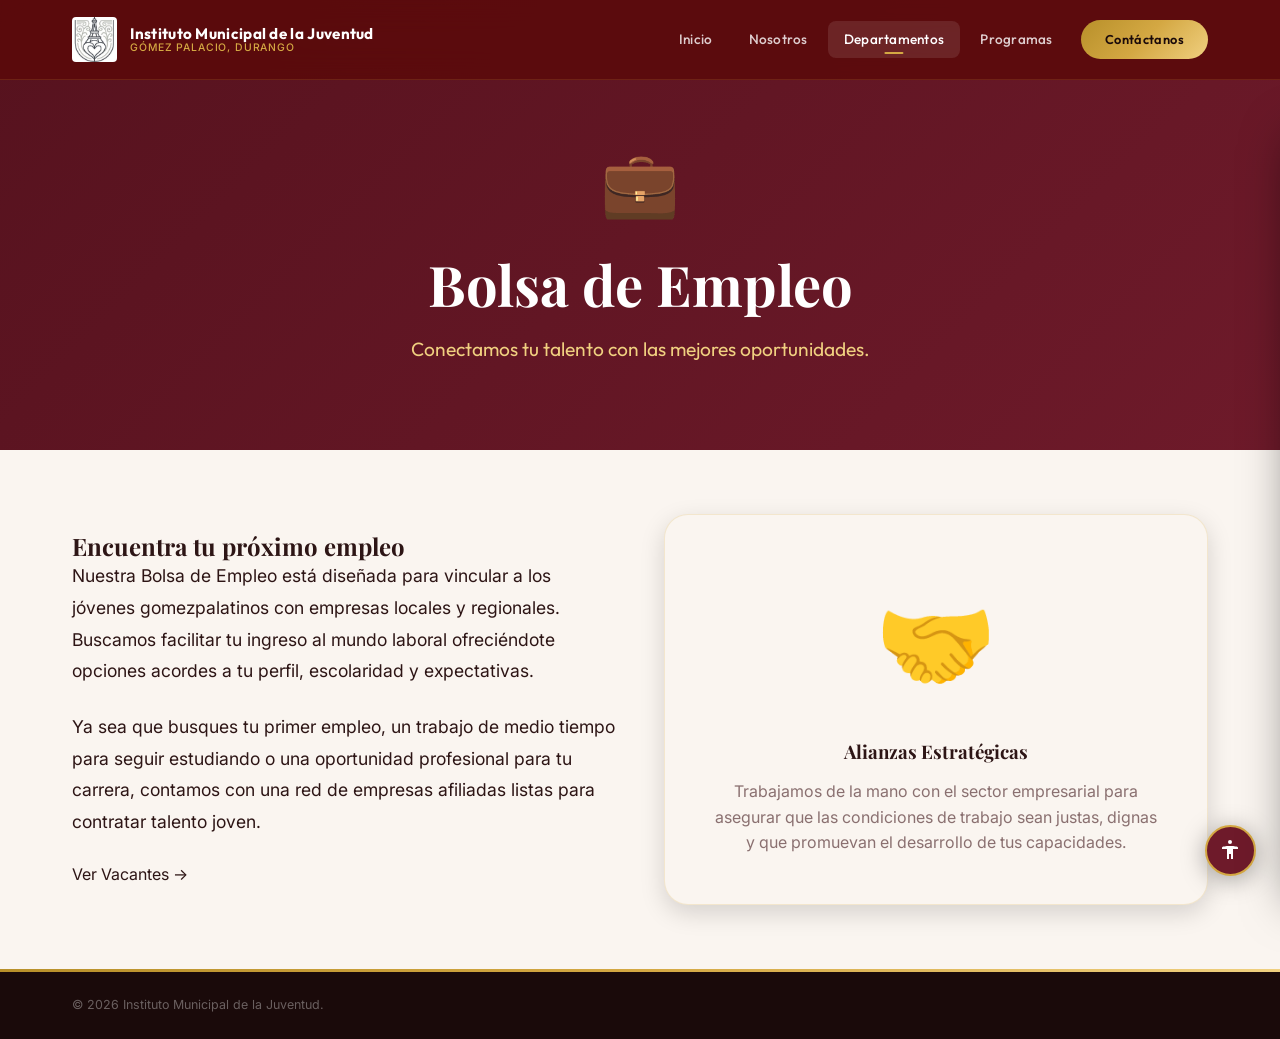
<file: pages/dept-bolsa-empleo.html>
<!DOCTYPE html>
<html lang="es">
<head>
  <meta charset="UTF-8">
  <meta name="viewport" content="width=device-width, initial-scale=1.0">
  <meta name="description" content="Bolsa de Empleo del Instituto Municipal de la Juventud de Gómez Palacio.">
  <title>Bolsa de Empleo — IMJ</title>

  <link rel="preconnect" href="https://fonts.googleapis.com">
  <link rel="preconnect" href="https://fonts.gstatic.com" crossorigin>
  <link href="https://fonts.googleapis.com/css2?family=Inter:wght@300;400;500;600;700&family=Outfit:wght@300;400;500;600;700;800&family=Playfair+Display:wght@600;700;800&display=swap" rel="stylesheet">

  <link rel="stylesheet" href="../styles/variables.css">
  <link rel="stylesheet" href="../styles/reset.css">
  <link rel="stylesheet" href="../styles/header.css">
  <link rel="stylesheet" href="../styles/about.css">
  <link rel="stylesheet" href="../styles/accessibility.css">
  <link rel="stylesheet" href="../styles/footer.css">
  
  <style>
    .dept-hero { min-height: 50vh; background: linear-gradient(135deg, var(--color-burgundy) 0%, var(--color-red-dark) 100%); display: flex; flex-direction: column; align-items: center; justify-content: center; text-align: center; padding: 6rem 2rem 3rem; }
    .dept-hero h1 { font-family: var(--font-heading); color: var(--color-white); font-size: clamp(2rem, 5vw, 3.5rem); margin-bottom: 1rem; }
    .dept-hero p { color: var(--color-gold-light); font-family: var(--font-accent); font-size: 1.2rem; max-width: 600px; }
    .dept-icon { font-size: 4rem; margin-bottom: 1rem; }
    .dept-content { padding: 4rem 2rem; max-width: var(--max-width); margin: 0 auto; display: grid; grid-template-columns: 1fr 1fr; gap: 3rem; align-items: center; }
    .dept-text p { font-size: 1.1rem; line-height: 1.8; color: var(--color-text); margin-bottom: 1.5rem; }
    .dept-visual { background: var(--color-off-white); border-radius: var(--border-radius-lg); padding: 3rem; text-align: center; border: 1px solid rgba(212,168,67,0.2); box-shadow: var(--shadow-md); }
    .dept-visual-icon { font-size: 6rem; margin-bottom: 1.5rem; }
    @media (max-width: 768px) { .dept-content { grid-template-columns: 1fr; } }
  </style>
</head>
<body>

  <header class="site-header" id="site-header">
    <div class="header-inner">
      <a href="../index.html" class="header-brand"><img src="../images/logo.png" alt="Logo IMJ" class="header-logo"><div class="header-brand-text"><span class="header-brand-name">Instituto Municipal de la Juventud</span><span class="header-brand-location">Gómez Palacio, Durango</span></div></a>
      <nav class="header-nav"><a href="../index.html" class="nav-link">Inicio</a><a href="about.html" class="nav-link">Nosotros</a><a href="../index.html#departments" class="nav-link active">Departamentos</a><a href="../index.html#programs" class="nav-link">Programas</a><a href="contact.html" class="nav-cta">Contáctanos</a></nav>
      <button class="hamburger"><span></span><span></span><span></span></button>
    </div>
  </header>

  <section class="dept-hero">
    <div class="dept-icon reveal">💼</div>
    <h1 class="reveal delay-1">Bolsa de Empleo</h1>
    <p class="reveal delay-2">Conectamos tu talento con las mejores oportunidades.</p>
  </section>

  <section class="dept-content">
    <div class="dept-text reveal-left">
      <h2>Encuentra tu próximo empleo</h2>
      <p>Nuestra Bolsa de Empleo está diseñada para vincular a los jóvenes gomezpalatinos con empresas locales y regionales. Buscamos facilitar tu ingreso al mundo laboral ofreciéndote opciones acordes a tu perfil, escolaridad y expectativas.</p>
      <p>Ya sea que busques tu primer empleo, un trabajo de medio tiempo para seguir estudiando o una oportunidad profesional para tu carrera, contamos con una red de empresas afiliadas listas para contratar talento joven.</p>
      <a href="contact.html" class="btn btn-primary">Ver Vacantes <span class="btn-icon">→</span></a>
    </div>
    <div class="dept-visual reveal-right">
      <div class="dept-visual-icon">🤝</div>
      <h3>Alianzas Estratégicas</h3>
      <p style="color: var(--color-text-muted); margin-top: 1rem; line-height: 1.6;">Trabajamos de la mano con el sector empresarial para asegurar que las condiciones de trabajo sean justas, dignas y que promuevan el desarrollo de tus capacidades.</p>
    </div>
  </section>

  <footer class="site-footer"><div class="footer-bottom"><p class="footer-copyright">© 2026 Instituto Municipal de la Juventud.</p></div></footer>
  <script src="../js/main.js"></script><script src="../js/accessibility.js"></script>
</body>
</html>
</file>
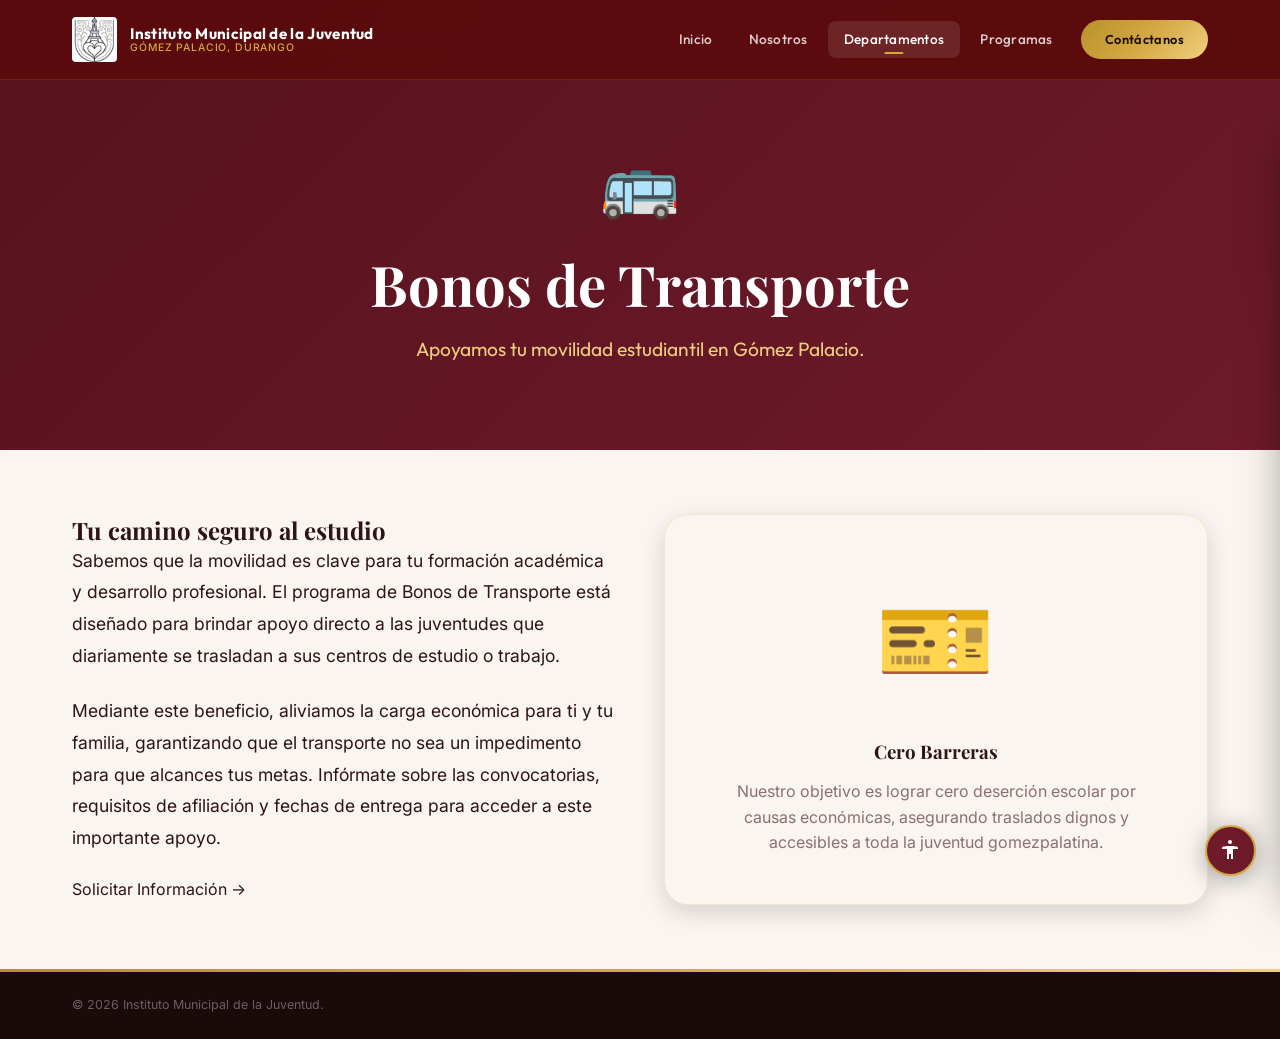
<file: pages/dept-bonos-transporte.html>
<!DOCTYPE html>
<html lang="es">
<head>
  <meta charset="UTF-8">
  <meta name="viewport" content="width=device-width, initial-scale=1.0">
  <meta name="description" content="Bonos de Transporte del Instituto Municipal de la Juventud de Gómez Palacio.">
  <title>Bonos de Transporte — IMJ</title>

  <link rel="preconnect" href="https://fonts.googleapis.com">
  <link rel="preconnect" href="https://fonts.gstatic.com" crossorigin>
  <link href="https://fonts.googleapis.com/css2?family=Inter:wght@300;400;500;600;700&family=Outfit:wght@300;400;500;600;700;800&family=Playfair+Display:wght@600;700;800&display=swap" rel="stylesheet">

  <link rel="stylesheet" href="../styles/variables.css">
  <link rel="stylesheet" href="../styles/reset.css">
  <link rel="stylesheet" href="../styles/header.css">
  <link rel="stylesheet" href="../styles/about.css">
  <link rel="stylesheet" href="../styles/accessibility.css">
  <link rel="stylesheet" href="../styles/footer.css">
  
  <style>
    .dept-hero { min-height: 50vh; background: linear-gradient(135deg, var(--color-burgundy) 0%, var(--color-red-dark) 100%); display: flex; flex-direction: column; align-items: center; justify-content: center; text-align: center; padding: 6rem 2rem 3rem; }
    .dept-hero h1 { font-family: var(--font-heading); color: var(--color-white); font-size: clamp(2rem, 5vw, 3.5rem); margin-bottom: 1rem; }
    .dept-hero p { color: var(--color-gold-light); font-family: var(--font-accent); font-size: 1.2rem; max-width: 600px; }
    .dept-icon { font-size: 4rem; margin-bottom: 1rem; }
    .dept-content { padding: 4rem 2rem; max-width: var(--max-width); margin: 0 auto; display: grid; grid-template-columns: 1fr 1fr; gap: 3rem; align-items: center; }
    .dept-text p { font-size: 1.1rem; line-height: 1.8; color: var(--color-text); margin-bottom: 1.5rem; }
    .dept-visual { background: var(--color-off-white); border-radius: var(--border-radius-lg); padding: 3rem; text-align: center; border: 1px solid rgba(212,168,67,0.2); box-shadow: var(--shadow-md); }
    .dept-visual-icon { font-size: 6rem; margin-bottom: 1.5rem; }
    @media (max-width: 768px) { .dept-content { grid-template-columns: 1fr; } }
  </style>
</head>
<body>

  <header class="site-header" id="site-header">
    <div class="header-inner">
      <a href="../index.html" class="header-brand"><img src="../images/logo.png" alt="Logo IMJ" class="header-logo"><div class="header-brand-text"><span class="header-brand-name">Instituto Municipal de la Juventud</span><span class="header-brand-location">Gómez Palacio, Durango</span></div></a>
      <nav class="header-nav"><a href="../index.html" class="nav-link">Inicio</a><a href="about.html" class="nav-link">Nosotros</a><a href="../index.html#departments" class="nav-link active">Departamentos</a><a href="../index.html#programs" class="nav-link">Programas</a><a href="contact.html" class="nav-cta">Contáctanos</a></nav>
      <button class="hamburger"><span></span><span></span><span></span></button>
    </div>
  </header>

  <section class="dept-hero">
    <div class="dept-icon reveal">🚌</div>
    <h1 class="reveal delay-1">Bonos de Transporte</h1>
    <p class="reveal delay-2">Apoyamos tu movilidad estudiantil en Gómez Palacio.</p>
  </section>

  <section class="dept-content">
    <div class="dept-text reveal-left">
      <h2>Tu camino seguro al estudio</h2>
      <p>Sabemos que la movilidad es clave para tu formación académica y desarrollo profesional. El programa de Bonos de Transporte está diseñado para brindar apoyo directo a las juventudes que diariamente se trasladan a sus centros de estudio o trabajo.</p>
      <p>Mediante este beneficio, aliviamos la carga económica para ti y tu familia, garantizando que el transporte no sea un impedimento para que alcances tus metas. Infórmate sobre las convocatorias, requisitos de afiliación y fechas de entrega para acceder a este importante apoyo.</p>
      <a href="contact.html" class="btn btn-primary">Solicitar Información <span class="btn-icon">→</span></a>
    </div>
    <div class="dept-visual reveal-right">
      <div class="dept-visual-icon">🎫</div>
      <h3>Cero Barreras</h3>
      <p style="color: var(--color-text-muted); margin-top: 1rem; line-height: 1.6;">Nuestro objetivo es lograr cero deserción escolar por causas económicas, asegurando traslados dignos y accesibles a toda la juventud gomezpalatina.</p>
    </div>
  </section>

  <footer class="site-footer"><div class="footer-bottom"><p class="footer-copyright">© 2026 Instituto Municipal de la Juventud.</p></div></footer>
  <script src="../js/main.js"></script><script src="../js/accessibility.js"></script>
</body>
</html>
</file>
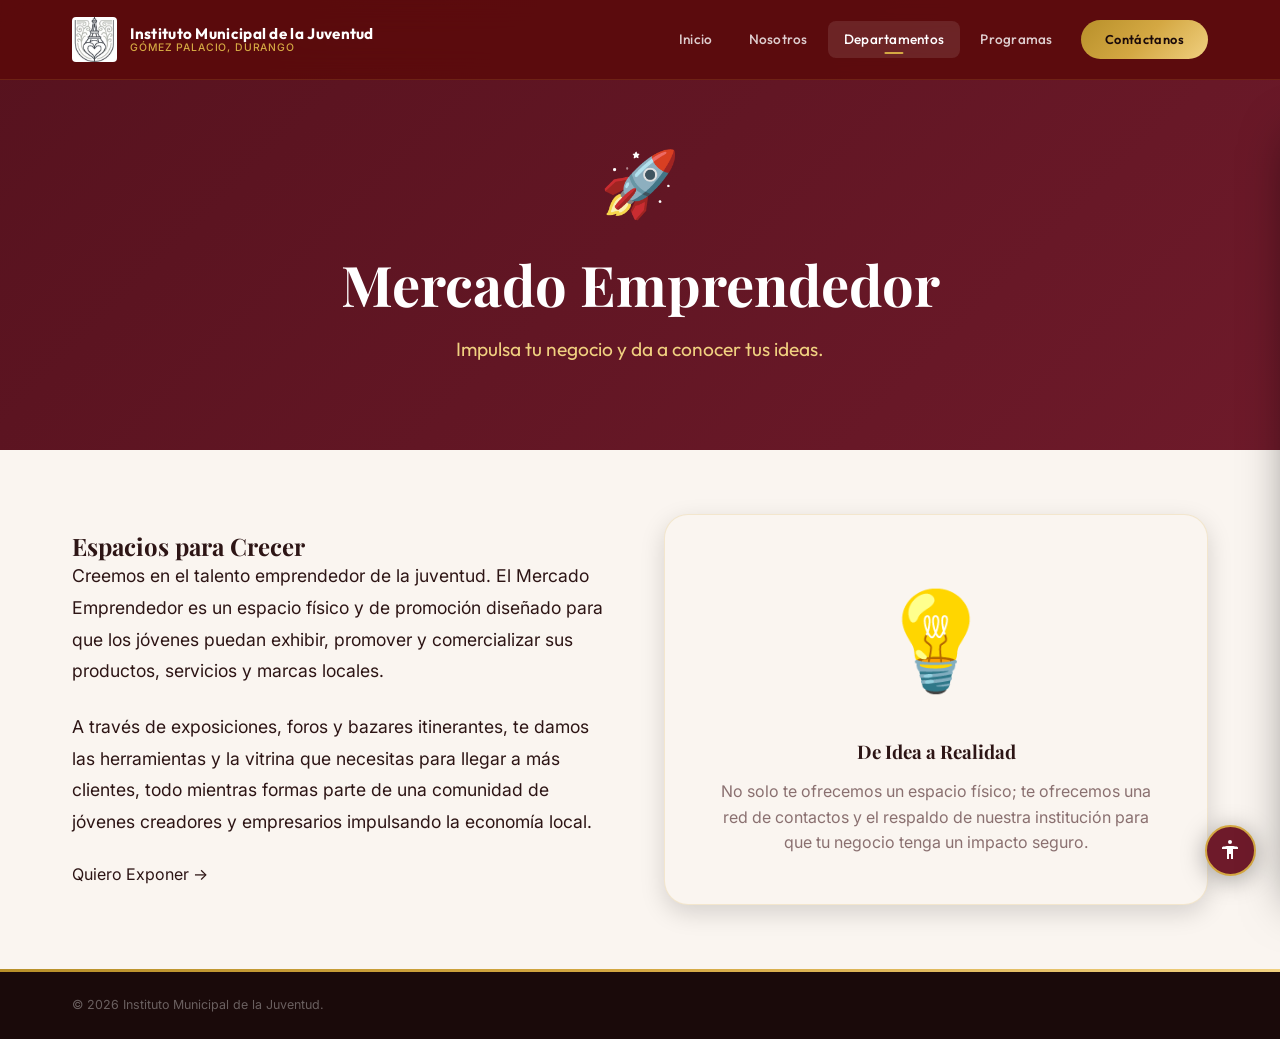
<file: pages/dept-mercado-emprendedor.html>
<!DOCTYPE html>
<html lang="es">
<head>
  <meta charset="UTF-8">
  <meta name="viewport" content="width=device-width, initial-scale=1.0">
  <meta name="description" content="Mercado Emprendedor del Instituto Municipal de la Juventud de Gómez Palacio.">
  <title>Mercado Emprendedor — IMJ</title>

  <link rel="preconnect" href="https://fonts.googleapis.com">
  <link rel="preconnect" href="https://fonts.gstatic.com" crossorigin>
  <link href="https://fonts.googleapis.com/css2?family=Inter:wght@300;400;500;600;700&family=Outfit:wght@300;400;500;600;700;800&family=Playfair+Display:wght@600;700;800&display=swap" rel="stylesheet">

  <link rel="stylesheet" href="../styles/variables.css">
  <link rel="stylesheet" href="../styles/reset.css">
  <link rel="stylesheet" href="../styles/header.css">
  <link rel="stylesheet" href="../styles/about.css">
  <link rel="stylesheet" href="../styles/accessibility.css">
  <link rel="stylesheet" href="../styles/footer.css">
  
  <style>
    .dept-hero { min-height: 50vh; background: linear-gradient(135deg, var(--color-burgundy) 0%, var(--color-red-dark) 100%); display: flex; flex-direction: column; align-items: center; justify-content: center; text-align: center; padding: 6rem 2rem 3rem; }
    .dept-hero h1 { font-family: var(--font-heading); color: var(--color-white); font-size: clamp(2rem, 5vw, 3.5rem); margin-bottom: 1rem; }
    .dept-hero p { color: var(--color-gold-light); font-family: var(--font-accent); font-size: 1.2rem; max-width: 600px; }
    .dept-icon { font-size: 4rem; margin-bottom: 1rem; }
    .dept-content { padding: 4rem 2rem; max-width: var(--max-width); margin: 0 auto; display: grid; grid-template-columns: 1fr 1fr; gap: 3rem; align-items: center; }
    .dept-text p { font-size: 1.1rem; line-height: 1.8; color: var(--color-text); margin-bottom: 1.5rem; }
    .dept-visual { background: var(--color-off-white); border-radius: var(--border-radius-lg); padding: 3rem; text-align: center; border: 1px solid rgba(212,168,67,0.2); box-shadow: var(--shadow-md); }
    .dept-visual-icon { font-size: 6rem; margin-bottom: 1.5rem; }
    @media (max-width: 768px) { .dept-content { grid-template-columns: 1fr; } }
  </style>
</head>
<body>

  <header class="site-header" id="site-header">
    <div class="header-inner">
      <a href="../index.html" class="header-brand"><img src="../images/logo.png" alt="Logo IMJ" class="header-logo"><div class="header-brand-text"><span class="header-brand-name">Instituto Municipal de la Juventud</span><span class="header-brand-location">Gómez Palacio, Durango</span></div></a>
      <nav class="header-nav"><a href="../index.html" class="nav-link">Inicio</a><a href="about.html" class="nav-link">Nosotros</a><a href="../index.html#departments" class="nav-link active">Departamentos</a><a href="../index.html#programs" class="nav-link">Programas</a><a href="contact.html" class="nav-cta">Contáctanos</a></nav>
      <button class="hamburger"><span></span><span></span><span></span></button>
    </div>
  </header>

  <section class="dept-hero">
    <div class="dept-icon reveal">🚀</div>
    <h1 class="reveal delay-1">Mercado Emprendedor</h1>
    <p class="reveal delay-2">Impulsa tu negocio y da a conocer tus ideas.</p>
  </section>

  <section class="dept-content">
    <div class="dept-text reveal-left">
      <h2>Espacios para Crecer</h2>
      <p>Creemos en el talento emprendedor de la juventud. El Mercado Emprendedor es un espacio físico y de promoción diseñado para que los jóvenes puedan exhibir, promover y comercializar sus productos, servicios y marcas locales.</p>
      <p>A través de exposiciones, foros y bazares itinerantes, te damos las herramientas y la vitrina que necesitas para llegar a más clientes, todo mientras formas parte de una comunidad de jóvenes creadores y empresarios impulsando la economía local.</p>
      <a href="contact.html" class="btn btn-primary">Quiero Exponer <span class="btn-icon">→</span></a>
    </div>
    <div class="dept-visual reveal-right">
      <div class="dept-visual-icon">💡</div>
      <h3>De Idea a Realidad</h3>
      <p style="color: var(--color-text-muted); margin-top: 1rem; line-height: 1.6;">No solo te ofrecemos un espacio físico; te ofrecemos una red de contactos y el respaldo de nuestra institución para que tu negocio tenga un impacto seguro.</p>
    </div>
  </section>

  <footer class="site-footer"><div class="footer-bottom"><p class="footer-copyright">© 2026 Instituto Municipal de la Juventud.</p></div></footer>
  <script src="../js/main.js"></script><script src="../js/accessibility.js"></script>
</body>
</html>
</file>
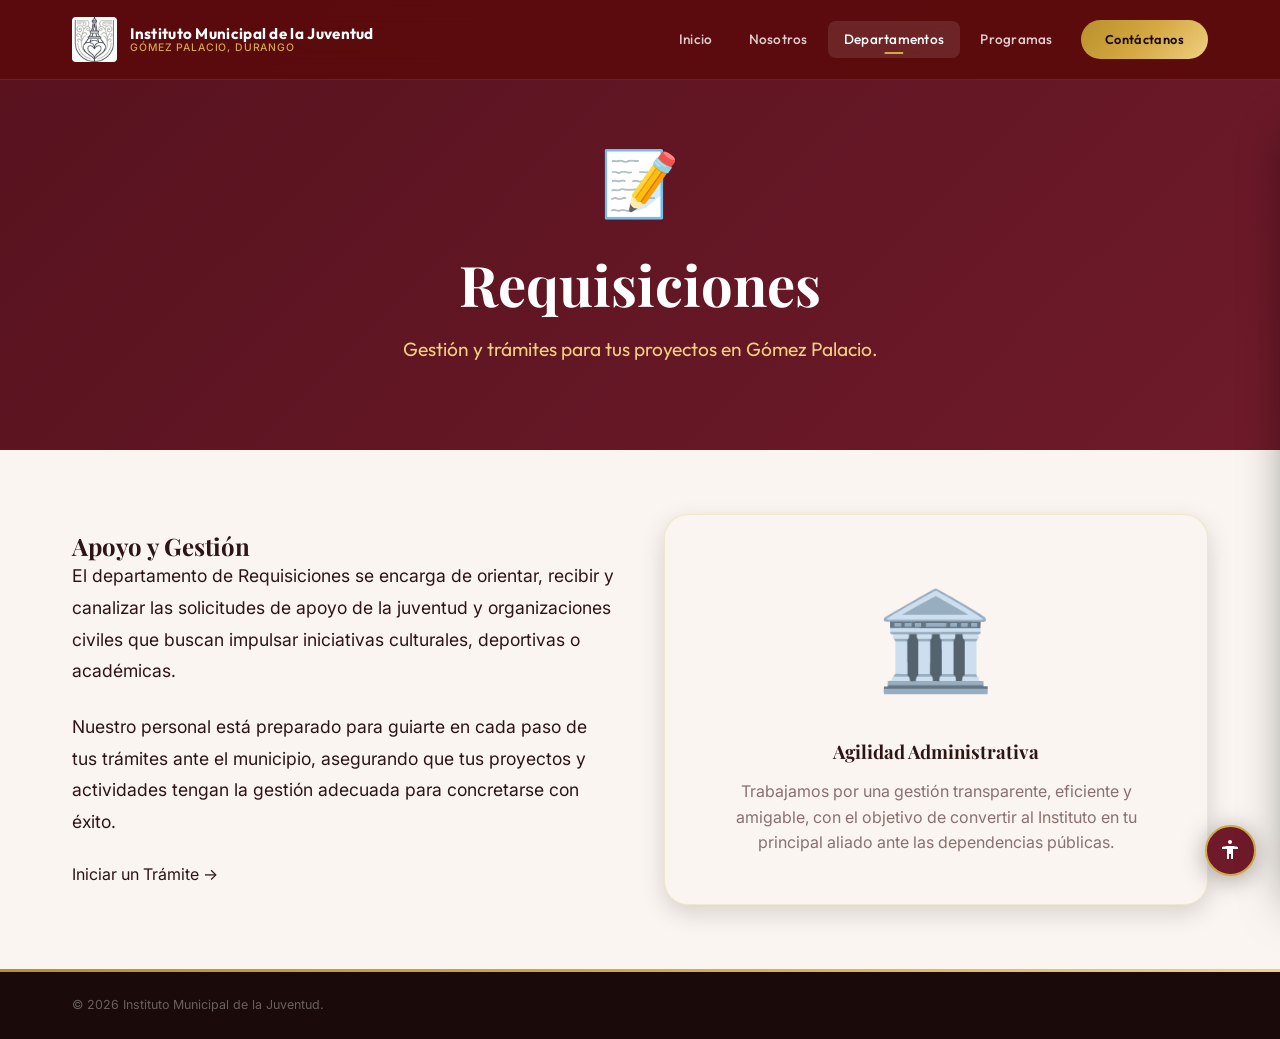
<file: pages/dept-requisiciones.html>
<!DOCTYPE html>
<html lang="es">
<head>
  <meta charset="UTF-8">
  <meta name="viewport" content="width=device-width, initial-scale=1.0">
  <meta name="description" content="Requisiciones y Trámites del Instituto Municipal de la Juventud de Gómez Palacio.">
  <title>Requisiciones — IMJ</title>

  <link rel="preconnect" href="https://fonts.googleapis.com">
  <link rel="preconnect" href="https://fonts.gstatic.com" crossorigin>
  <link href="https://fonts.googleapis.com/css2?family=Inter:wght@300;400;500;600;700&family=Outfit:wght@300;400;500;600;700;800&family=Playfair+Display:wght@600;700;800&display=swap" rel="stylesheet">

  <link rel="stylesheet" href="../styles/variables.css">
  <link rel="stylesheet" href="../styles/reset.css">
  <link rel="stylesheet" href="../styles/header.css">
  <link rel="stylesheet" href="../styles/about.css">
  <link rel="stylesheet" href="../styles/accessibility.css">
  <link rel="stylesheet" href="../styles/footer.css">
  
  <style>
    .dept-hero { min-height: 50vh; background: linear-gradient(135deg, var(--color-burgundy) 0%, var(--color-red-dark) 100%); display: flex; flex-direction: column; align-items: center; justify-content: center; text-align: center; padding: 6rem 2rem 3rem; }
    .dept-hero h1 { font-family: var(--font-heading); color: var(--color-white); font-size: clamp(2rem, 5vw, 3.5rem); margin-bottom: 1rem; }
    .dept-hero p { color: var(--color-gold-light); font-family: var(--font-accent); font-size: 1.2rem; max-width: 600px; }
    .dept-icon { font-size: 4rem; margin-bottom: 1rem; }
    .dept-content { padding: 4rem 2rem; max-width: var(--max-width); margin: 0 auto; display: grid; grid-template-columns: 1fr 1fr; gap: 3rem; align-items: center; }
    .dept-text p { font-size: 1.1rem; line-height: 1.8; color: var(--color-text); margin-bottom: 1.5rem; }
    .dept-visual { background: var(--color-off-white); border-radius: var(--border-radius-lg); padding: 3rem; text-align: center; border: 1px solid rgba(212,168,67,0.2); box-shadow: var(--shadow-md); }
    .dept-visual-icon { font-size: 6rem; margin-bottom: 1.5rem; }
    @media (max-width: 768px) { .dept-content { grid-template-columns: 1fr; } }
  </style>
</head>
<body>

  <header class="site-header" id="site-header">
    <div class="header-inner">
      <a href="../index.html" class="header-brand"><img src="../images/logo.png" alt="Logo IMJ" class="header-logo"><div class="header-brand-text"><span class="header-brand-name">Instituto Municipal de la Juventud</span><span class="header-brand-location">Gómez Palacio, Durango</span></div></a>
      <nav class="header-nav"><a href="../index.html" class="nav-link">Inicio</a><a href="about.html" class="nav-link">Nosotros</a><a href="../index.html#departments" class="nav-link active">Departamentos</a><a href="../index.html#programs" class="nav-link">Programas</a><a href="contact.html" class="nav-cta">Contáctanos</a></nav>
      <button class="hamburger"><span></span><span></span><span></span></button>
    </div>
  </header>

  <section class="dept-hero">
    <div class="dept-icon reveal">📝</div>
    <h1 class="reveal delay-1">Requisiciones</h1>
    <p class="reveal delay-2">Gestión y trámites para tus proyectos en Gómez Palacio.</p>
  </section>

  <section class="dept-content">
    <div class="dept-text reveal-left">
      <h2>Apoyo y Gestión</h2>
      <p>El departamento de Requisiciones se encarga de orientar, recibir y canalizar las solicitudes de apoyo de la juventud y organizaciones civiles que buscan impulsar iniciativas culturales, deportivas o académicas.</p>
      <p>Nuestro personal está preparado para guiarte en cada paso de tus trámites ante el municipio, asegurando que tus proyectos y actividades tengan la gestión adecuada para concretarse con éxito.</p>
      <a href="contact.html" class="btn btn-primary">Iniciar un Trámite <span class="btn-icon">→</span></a>
    </div>
    <div class="dept-visual reveal-right">
      <div class="dept-visual-icon">🏛️</div>
      <h3>Agilidad Administrativa</h3>
      <p style="color: var(--color-text-muted); margin-top: 1rem; line-height: 1.6;">Trabajamos por una gestión transparente, eficiente y amigable, con el objetivo de convertir al Instituto en tu principal aliado ante las dependencias públicas.</p>
    </div>
  </section>

  <footer class="site-footer"><div class="footer-bottom"><p class="footer-copyright">© 2026 Instituto Municipal de la Juventud.</p></div></footer>
  <script src="../js/main.js"></script><script src="../js/accessibility.js"></script>
</body>
</html>
</file>
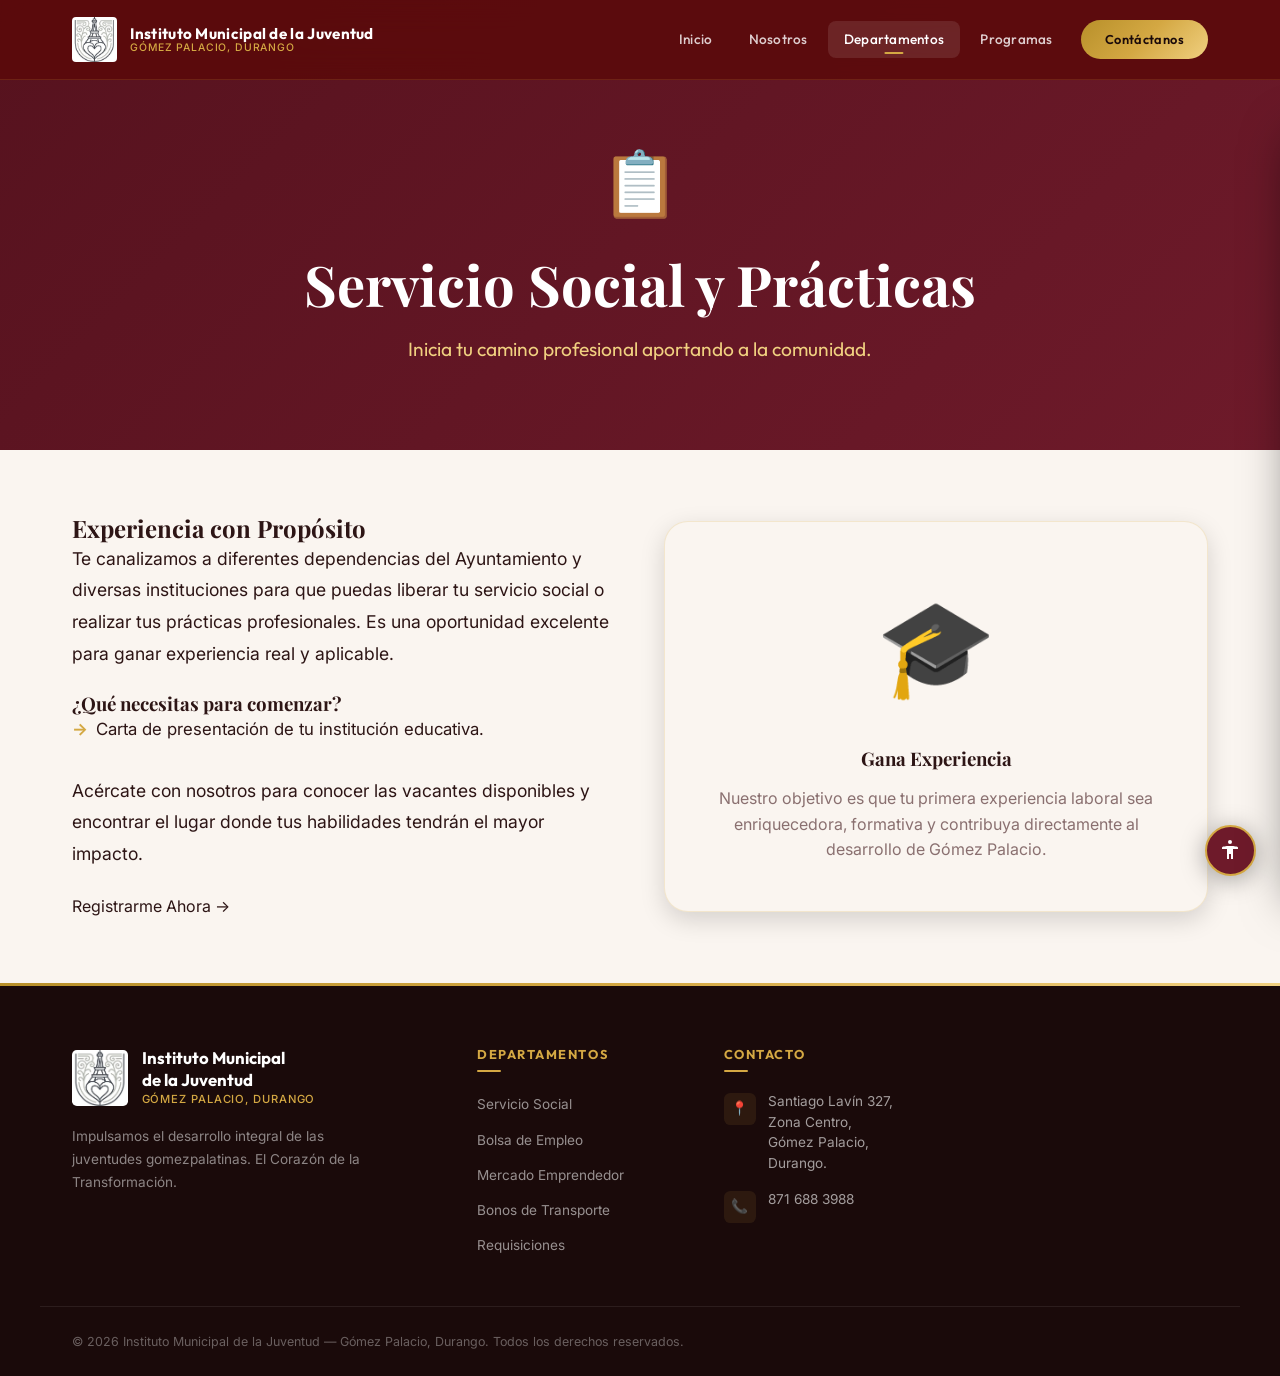
<file: pages/dept-servicio-social.html>
<!DOCTYPE html>
<html lang="es">

<head>
  <meta charset="UTF-8">
  <meta name="viewport" content="width=device-width, initial-scale=1.0">
  <meta name="description"
    content="Servicio Social y Prácticas en el Instituto Municipal de la Juventud de Gómez Palacio.">
  <title>Servicio Social y Prácticas — IMJ</title>

  <!-- Google Fonts -->
  <link rel="preconnect" href="https://fonts.googleapis.com">
  <link rel="preconnect" href="https://fonts.gstatic.com" crossorigin>
  <link
    href="https://fonts.googleapis.com/css2?family=Inter:wght@300;400;500;600;700&family=Outfit:wght@300;400;500;600;700;800&family=Playfair+Display:wght@600;700;800&display=swap"
    rel="stylesheet">

  <!-- Stylesheets -->
  <link rel="stylesheet" href="../styles/variables.css">
  <link rel="stylesheet" href="../styles/reset.css">
  <link rel="stylesheet" href="../styles/header.css">
  <link rel="stylesheet" href="../styles/about.css">
  <link rel="stylesheet" href="../styles/accessibility.css">
  <link rel="stylesheet" href="../styles/footer.css">

  <style>
    .dept-hero {
      min-height: 50vh;
      background: linear-gradient(135deg, var(--color-burgundy) 0%, var(--color-red-dark) 100%);
      display: flex;
      flex-direction: column;
      align-items: center;
      justify-content: center;
      text-align: center;
      padding: 6rem 2rem 3rem;
      position: relative;
      overflow: hidden;
    }

    .dept-hero h1 {
      font-family: var(--font-heading);
      color: var(--color-white);
      font-size: clamp(2rem, 5vw, 3.5rem);
      margin-bottom: 1rem;
      position: relative;
      z-index: 2;
    }

    .dept-hero p {
      color: var(--color-gold-light);
      font-family: var(--font-accent);
      font-size: 1.2rem;
      max-width: 600px;
      position: relative;
      z-index: 2;
    }

    .dept-icon {
      font-size: 4rem;
      margin-bottom: 1rem;
      position: relative;
      z-index: 2;
    }

    .dept-content {
      padding: 4rem 2rem;
      max-width: var(--max-width);
      margin: 0 auto;
      display: grid;
      grid-template-columns: 1fr 1fr;
      gap: 3rem;
      align-items: center;
    }

    .dept-text p {
      font-size: 1.1rem;
      line-height: 1.8;
      color: var(--color-text);
      margin-bottom: 1.5rem;
    }

    .dept-text ul {
      list-style: none;
      margin-bottom: 2rem;
    }

    .dept-text ul li {
      margin-bottom: 1rem;
      padding-left: 1.5rem;
      position: relative;
      font-size: 1.05rem;
    }

    .dept-text ul li::before {
      content: "→";
      color: var(--color-gold);
      position: absolute;
      left: 0;
      top: 0;
      font-weight: bold;
    }

    .dept-visual {
      background: var(--color-off-white);
      border-radius: var(--border-radius-lg);
      padding: 3rem;
      text-align: center;
      border: 1px solid rgba(212, 168, 67, 0.2);
      box-shadow: var(--shadow-md);
    }

    .dept-visual-icon {
      font-size: 6rem;
      margin-bottom: 1.5rem;
    }

    @media (max-width: 768px) {
      .dept-content {
        grid-template-columns: 1fr;
      }
    }
  </style>
</head>

<body>

  <!-- ====== HEADER ====== -->
  <header class="site-header" id="site-header">
    <div class="header-inner">
      <a href="../index.html" class="header-brand" id="header-brand">
        <img src="../images/logo.png" alt="Logo IMJ" class="header-logo" onerror="this.style.display='none'">
        <div class="header-brand-text">
          <span class="header-brand-name">Instituto Municipal de la Juventud</span>
          <span class="header-brand-location">Gómez Palacio, Durango</span>
        </div>
      </a>

      <nav class="header-nav" id="header-nav">
        <a href="../index.html" class="nav-link" id="nav-home">Inicio</a>
        <a href="about.html" class="nav-link" id="nav-about">Nosotros</a>
        <a href="../index.html#departments" class="nav-link active" id="nav-departments">Departamentos</a>
        <a href="../index.html#programs" class="nav-link" id="nav-programs">Programas</a>
        <a href="contact.html" class="nav-cta" id="nav-contact">Contáctanos</a>
      </nav>

      <button class="hamburger" id="hamburger-btn" aria-label="Abrir menú">
        <span></span><span></span><span></span>
      </button>
    </div>
  </header>

  <!-- ====== HERO ====== -->
  <section class="dept-hero">
    <div class="dept-icon reveal">📋</div>
    <h1 class="reveal delay-1">Servicio Social y Prácticas</h1>
    <p class="reveal delay-2">Inicia tu camino profesional aportando a la comunidad.</p>
  </section>

  <!-- ====== CONTENT ====== -->
  <section class="dept-content">
    <div class="dept-text reveal-left">
      <h2>Experiencia con Propósito</h2>
      <p>Te canalizamos a diferentes dependencias del Ayuntamiento y diversas instituciones para que puedas liberar tu
        servicio social o realizar tus prácticas profesionales. Es una oportunidad excelente para ganar experiencia real
        y aplicable.</p>

      <h3>¿Qué necesitas para comenzar?</h3>
      <ul>
        <li>Carta de presentación de tu institución educativa.</li>
      </ul>

      <p>Acércate con nosotros para conocer las vacantes disponibles y encontrar el lugar donde tus habilidades tendrán
        el mayor impacto.</p>

      <a href="contact.html" class="btn btn-primary">Registrarme Ahora <span class="btn-icon">→</span></a>
    </div>

    <div class="dept-visual reveal-right">
      <div class="dept-visual-icon">🎓</div>
      <h3>Gana Experiencia</h3>
      <p style="color: var(--color-text-muted); margin-top: 1rem; line-height: 1.6;">Nuestro objetivo es que tu primera
        experiencia laboral sea enriquecedora, formativa y contribuya directamente al desarrollo de Gómez Palacio.</p>
    </div>
  </section>

  <!-- ====== FOOTER ====== -->
  <footer class="site-footer" id="site-footer">
    <div class="footer-main">
      <div class="footer-brand">
        <div class="footer-brand-top">
          <img src="../images/logo.png" alt="Logo IMJ" class="footer-logo" onerror="this.style.display='none'">
          <div class="footer-brand-text">
            <span class="footer-brand-name">Instituto Municipal<br>de la Juventud</span>
            <span class="footer-brand-location">Gómez Palacio, Durango</span>
          </div>
        </div>
        <p class="footer-brand-desc">
          Impulsamos el desarrollo integral de las juventudes gomezpalatinas. El Corazón de la Transformación.
        </p>
      </div>

      <div class="footer-column">
        <h3 class="footer-column-title">Departamentos</h3>
        <ul class="footer-links">
          <li><a href="dept-servicio-social.html" class="footer-link">Servicio Social</a></li>
          <li><a href="dept-bolsa-empleo.html" class="footer-link">Bolsa de Empleo</a></li>
          <li><a href="dept-mercado-emprendedor.html" class="footer-link">Mercado Emprendedor</a></li>
          <li><a href="dept-bonos-transporte.html" class="footer-link">Bonos de Transporte</a></li>
          <li><a href="dept-requisiciones.html" class="footer-link">Requisiciones</a></li>
        </ul>
      </div>

      <div class="footer-column">
        <h3 class="footer-column-title">Contacto</h3>
        <div class="footer-contact-item">
          <div class="footer-contact-icon">📍</div>
          <div class="footer-contact-text">
            Santiago Lavín 327, Zona Centro,<br>
            Gómez Palacio, Durango.
          </div>
        </div>
        <div class="footer-contact-item">
          <div class="footer-contact-icon">📞</div>
          <div class="footer-contact-text">
            <a href="tel:+528716883988">871 688 3988</a>
          </div>
        </div>
      </div>
    </div>
    <div class="footer-bottom">
      <p class="footer-copyright">
        © 2026 Instituto Municipal de la Juventud — Gómez Palacio, Durango. Todos los derechos reservados.
      </p>
    </div>
  </footer>

  <script src="../js/main.js"></script>
  <script src="../js/accessibility.js"></script>
</body>

</html>
</file>
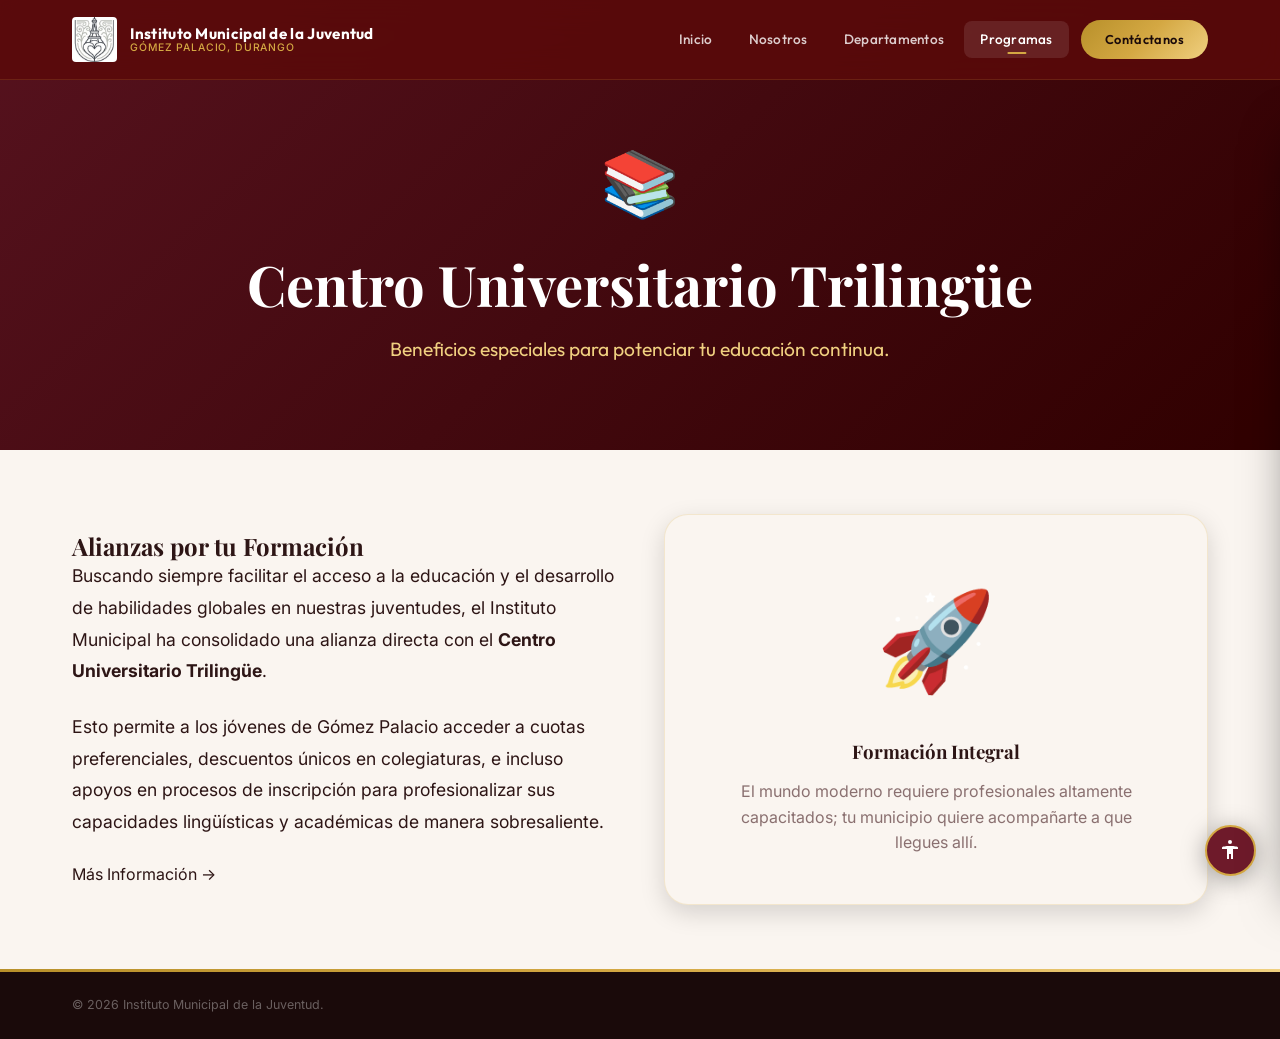
<file: pages/prog-centro-trilingue.html>
<!DOCTYPE html>
<html lang="es">
<head>
  <meta charset="UTF-8">
  <meta name="viewport" content="width=device-width, initial-scale=1.0">
  <meta name="description" content="Centro Universitario Trilingüe del Instituto Municipal de la Juventud de Gómez Palacio.">
  <title>Centro Universitario Trilingüe — IMJ</title>

  <link rel="preconnect" href="https://fonts.googleapis.com">
  <link rel="preconnect" href="https://fonts.gstatic.com" crossorigin>
  <link href="https://fonts.googleapis.com/css2?family=Inter:wght@300;400;500;600;700&family=Outfit:wght@300;400;500;600;700;800&family=Playfair+Display:wght@600;700;800&display=swap" rel="stylesheet">

  <link rel="stylesheet" href="../styles/variables.css">
  <link rel="stylesheet" href="../styles/reset.css">
  <link rel="stylesheet" href="../styles/header.css">
  <link rel="stylesheet" href="../styles/about.css">
  <link rel="stylesheet" href="../styles/accessibility.css">
  <link rel="stylesheet" href="../styles/footer.css">
  
  <style>
    .prog-hero { min-height: 50vh; background: linear-gradient(135deg, var(--color-burgundy) 0%, #300000 100%); display: flex; flex-direction: column; align-items: center; justify-content: center; text-align: center; padding: 6rem 2rem 3rem; }
    .prog-hero h1 { font-family: var(--font-heading); color: var(--color-white); font-size: clamp(2rem, 5vw, 3.5rem); margin-bottom: 1rem; }
    .prog-hero p { color: var(--color-gold-light); font-family: var(--font-accent); font-size: 1.2rem; max-width: 600px; }
    .prog-icon { font-size: 4rem; margin-bottom: 1rem; }
    .prog-content { padding: 4rem 2rem; max-width: var(--max-width); margin: 0 auto; display: grid; grid-template-columns: 1fr 1fr; gap: 3rem; align-items: center; }
    .prog-text p { font-size: 1.1rem; line-height: 1.8; color: var(--color-text); margin-bottom: 1.5rem; }
    .prog-visual { background: var(--color-off-white); border-radius: var(--border-radius-lg); padding: 3rem; text-align: center; border: 1px solid rgba(212,168,67,0.2); box-shadow: var(--shadow-md); }
    .prog-visual-icon { font-size: 6rem; margin-bottom: 1.5rem; }
    @media (max-width: 768px) { .prog-content { grid-template-columns: 1fr; } }
  </style>
</head>
<body>

  <header class="site-header" id="site-header">
    <div class="header-inner">
      <a href="../index.html" class="header-brand"><img src="../images/logo.png" alt="Logo IMJ" class="header-logo" onerror="this.style.display='none'"><div class="header-brand-text"><span class="header-brand-name">Instituto Municipal de la Juventud</span><span class="header-brand-location">Gómez Palacio, Durango</span></div></a>
      <nav class="header-nav"><a href="../index.html" class="nav-link">Inicio</a><a href="about.html" class="nav-link">Nosotros</a><a href="../index.html#departments" class="nav-link">Departamentos</a><a href="../index.html#programs" class="nav-link active">Programas</a><a href="contact.html" class="nav-cta">Contáctanos</a></nav>
      <button class="hamburger"><span></span><span></span><span></span></button>
    </div>
  </header>

  <section class="prog-hero">
    <div class="prog-icon reveal">📚</div>
    <h1 class="reveal delay-1">Centro Universitario Trilingüe</h1>
    <p class="reveal delay-2">Beneficios especiales para potenciar tu educación continua.</p>
  </section>

  <section class="prog-content">
    <div class="prog-text reveal-left">
      <h2>Alianzas por tu Formación</h2>
      <p>Buscando siempre facilitar el acceso a la educación y el desarrollo de habilidades globales en nuestras juventudes, el Instituto Municipal ha consolidado una alianza directa con el <strong>Centro Universitario Trilingüe</strong>.</p>
      <p>Esto permite a los jóvenes de Gómez Palacio acceder a cuotas preferenciales, descuentos únicos en colegiaturas, e incluso apoyos en procesos de inscripción para profesionalizar sus capacidades lingüísticas y académicas de manera sobresaliente.</p>
      <a href="contact.html" class="btn btn-primary">Más Información <span class="btn-icon">→</span></a>
    </div>
    <div class="prog-visual reveal-right">
      <div class="prog-visual-icon">🚀</div>
      <h3>Formación Integral</h3>
      <p style="color: var(--color-text-muted); margin-top: 1rem; line-height: 1.6;">El mundo moderno requiere profesionales altamente capacitados; tu municipio quiere acompañarte a que llegues allí.</p>
    </div>
  </section>

  <footer class="site-footer"><div class="footer-bottom"><p class="footer-copyright">© 2026 Instituto Municipal de la Juventud.</p></div></footer>
  <script src="../js/main.js"></script><script src="../js/accessibility.js"></script>
</body>
</html>
</file>
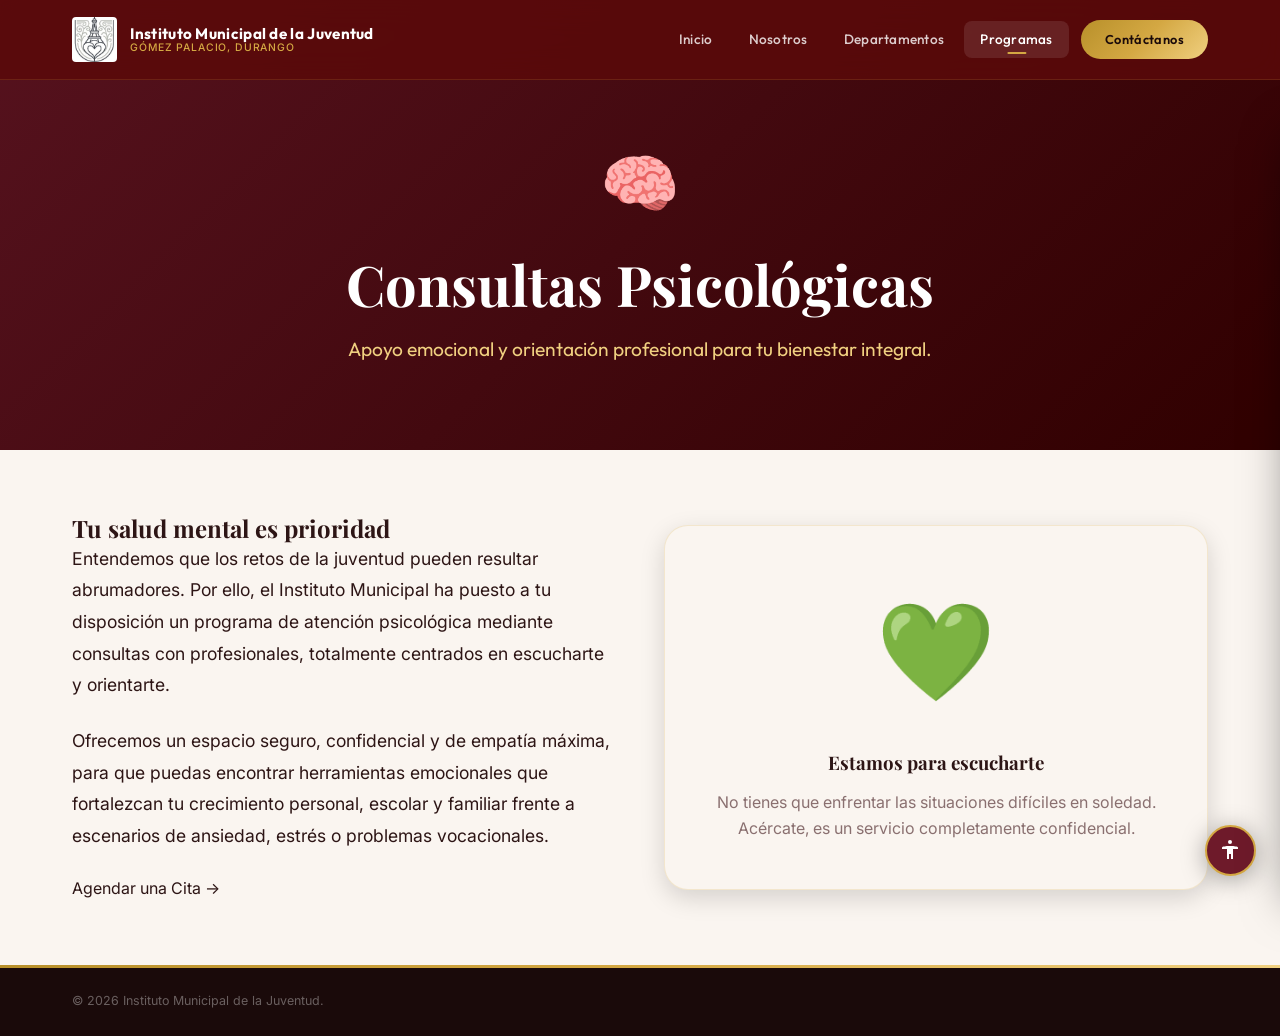
<file: pages/prog-consultas-psicologicas.html>
<!DOCTYPE html>
<html lang="es">
<head>
  <meta charset="UTF-8">
  <meta name="viewport" content="width=device-width, initial-scale=1.0">
  <meta name="description" content="Consultas Psicológicas del Instituto Municipal de la Juventud de Gómez Palacio.">
  <title>Consultas Psicológicas — IMJ</title>

  <link rel="preconnect" href="https://fonts.googleapis.com">
  <link rel="preconnect" href="https://fonts.gstatic.com" crossorigin>
  <link href="https://fonts.googleapis.com/css2?family=Inter:wght@300;400;500;600;700&family=Outfit:wght@300;400;500;600;700;800&family=Playfair+Display:wght@600;700;800&display=swap" rel="stylesheet">

  <link rel="stylesheet" href="../styles/variables.css">
  <link rel="stylesheet" href="../styles/reset.css">
  <link rel="stylesheet" href="../styles/header.css">
  <link rel="stylesheet" href="../styles/about.css">
  <link rel="stylesheet" href="../styles/accessibility.css">
  <link rel="stylesheet" href="../styles/footer.css">
  
  <style>
    .prog-hero { min-height: 50vh; background: linear-gradient(135deg, var(--color-burgundy) 0%, #300000 100%); display: flex; flex-direction: column; align-items: center; justify-content: center; text-align: center; padding: 6rem 2rem 3rem; }
    .prog-hero h1 { font-family: var(--font-heading); color: var(--color-white); font-size: clamp(2rem, 5vw, 3.5rem); margin-bottom: 1rem; }
    .prog-hero p { color: var(--color-gold-light); font-family: var(--font-accent); font-size: 1.2rem; max-width: 600px; }
    .prog-icon { font-size: 4rem; margin-bottom: 1rem; }
    .prog-content { padding: 4rem 2rem; max-width: var(--max-width); margin: 0 auto; display: grid; grid-template-columns: 1fr 1fr; gap: 3rem; align-items: center; }
    .prog-text p { font-size: 1.1rem; line-height: 1.8; color: var(--color-text); margin-bottom: 1.5rem; }
    .prog-visual { background: var(--color-off-white); border-radius: var(--border-radius-lg); padding: 3rem; text-align: center; border: 1px solid rgba(212,168,67,0.2); box-shadow: var(--shadow-md); }
    .prog-visual-icon { font-size: 6rem; margin-bottom: 1.5rem; }
    @media (max-width: 768px) { .prog-content { grid-template-columns: 1fr; } }
  </style>
</head>
<body>

  <header class="site-header" id="site-header">
    <div class="header-inner">
      <a href="../index.html" class="header-brand"><img src="../images/logo.png" alt="Logo IMJ" class="header-logo" onerror="this.style.display='none'"><div class="header-brand-text"><span class="header-brand-name">Instituto Municipal de la Juventud</span><span class="header-brand-location">Gómez Palacio, Durango</span></div></a>
      <nav class="header-nav"><a href="../index.html" class="nav-link">Inicio</a><a href="about.html" class="nav-link">Nosotros</a><a href="../index.html#departments" class="nav-link">Departamentos</a><a href="../index.html#programs" class="nav-link active">Programas</a><a href="contact.html" class="nav-cta">Contáctanos</a></nav>
      <button class="hamburger"><span></span><span></span><span></span></button>
    </div>
  </header>

  <section class="prog-hero">
    <div class="prog-icon reveal">🧠</div>
    <h1 class="reveal delay-1">Consultas Psicológicas</h1>
    <p class="reveal delay-2">Apoyo emocional y orientación profesional para tu bienestar integral.</p>
  </section>

  <section class="prog-content">
    <div class="prog-text reveal-left">
      <h2>Tu salud mental es prioridad</h2>
      <p>Entendemos que los retos de la juventud pueden resultar abrumadores. Por ello, el Instituto Municipal ha puesto a tu disposición un programa de atención psicológica mediante consultas con profesionales, totalmente centrados en escucharte y orientarte.</p>
      <p>Ofrecemos un espacio seguro, confidencial y de empatía máxima, para que puedas encontrar herramientas emocionales que fortalezcan tu crecimiento personal, escolar y familiar frente a escenarios de ansiedad, estrés o problemas vocacionales.</p>
      <a href="contact.html" class="btn btn-primary">Agendar una Cita <span class="btn-icon">→</span></a>
    </div>
    <div class="prog-visual reveal-right">
      <div class="prog-visual-icon">💚</div>
      <h3>Estamos para escucharte</h3>
      <p style="color: var(--color-text-muted); margin-top: 1rem; line-height: 1.6;">No tienes que enfrentar las situaciones difíciles en soledad. Acércate, es un servicio completamente confidencial.</p>
    </div>
  </section>

  <footer class="site-footer"><div class="footer-bottom"><p class="footer-copyright">© 2026 Instituto Municipal de la Juventud.</p></div></footer>
  <script src="../js/main.js"></script><script src="../js/accessibility.js"></script>
</body>
</html>
</file>
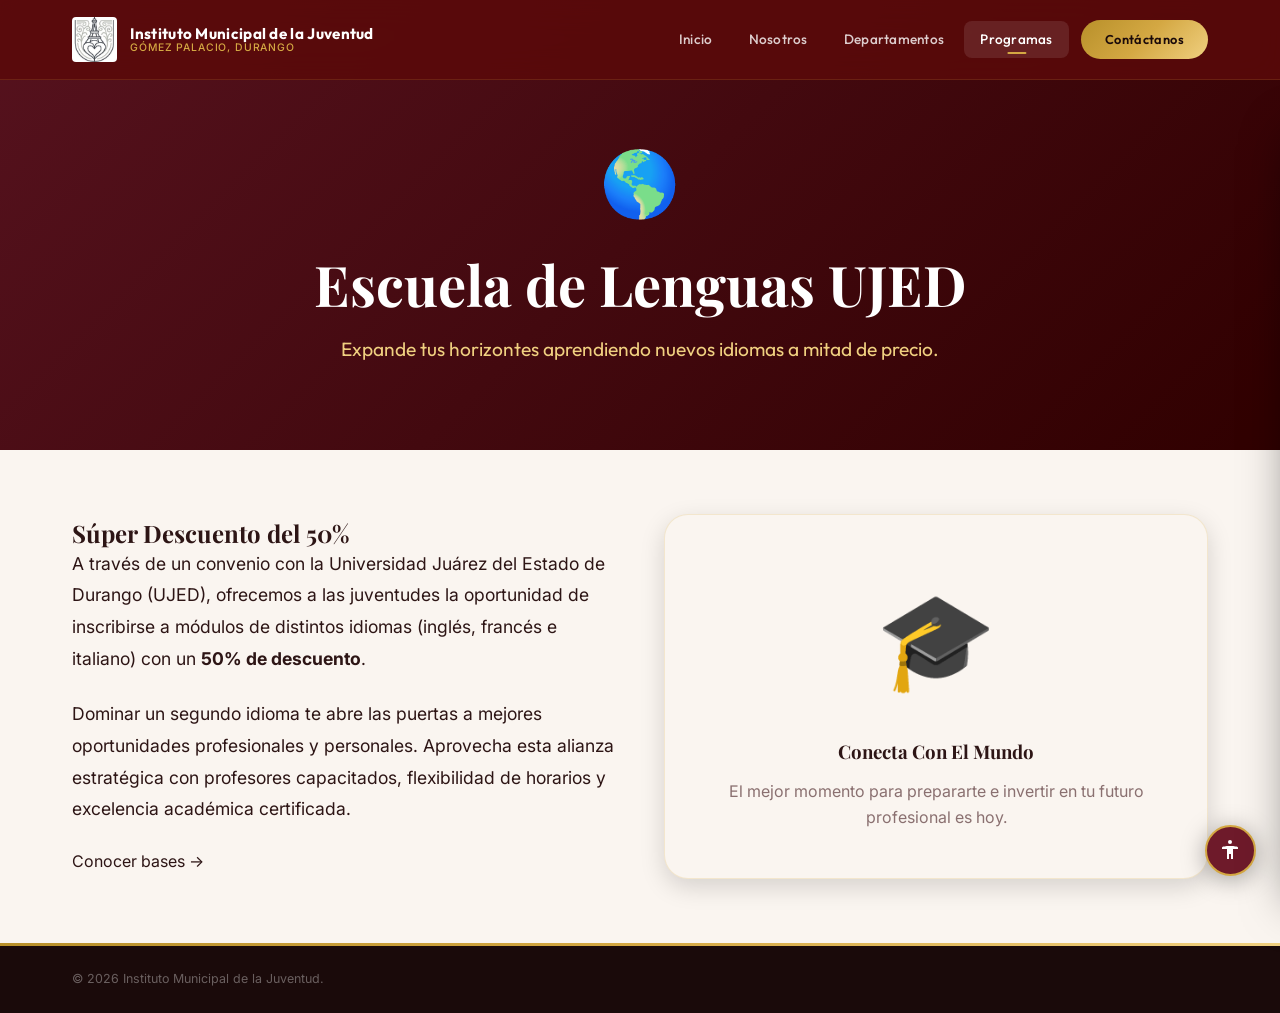
<file: pages/prog-escuela-lenguas.html>
<!DOCTYPE html>
<html lang="es">
<head>
  <meta charset="UTF-8">
  <meta name="viewport" content="width=device-width, initial-scale=1.0">
  <meta name="description" content="Escuela de Lenguas UJED del Instituto Municipal de la Juventud de Gómez Palacio.">
  <title>Escuela de Lenguas UJED — IMJ</title>

  <link rel="preconnect" href="https://fonts.googleapis.com">
  <link rel="preconnect" href="https://fonts.gstatic.com" crossorigin>
  <link href="https://fonts.googleapis.com/css2?family=Inter:wght@300;400;500;600;700&family=Outfit:wght@300;400;500;600;700;800&family=Playfair+Display:wght@600;700;800&display=swap" rel="stylesheet">

  <link rel="stylesheet" href="../styles/variables.css">
  <link rel="stylesheet" href="../styles/reset.css">
  <link rel="stylesheet" href="../styles/header.css">
  <link rel="stylesheet" href="../styles/about.css">
  <link rel="stylesheet" href="../styles/accessibility.css">
  <link rel="stylesheet" href="../styles/footer.css">
  
  <style>
    .prog-hero { min-height: 50vh; background: linear-gradient(135deg, var(--color-burgundy) 0%, #300000 100%); display: flex; flex-direction: column; align-items: center; justify-content: center; text-align: center; padding: 6rem 2rem 3rem; }
    .prog-hero h1 { font-family: var(--font-heading); color: var(--color-white); font-size: clamp(2rem, 5vw, 3.5rem); margin-bottom: 1rem; }
    .prog-hero p { color: var(--color-gold-light); font-family: var(--font-accent); font-size: 1.2rem; max-width: 600px; }
    .prog-icon { font-size: 4rem; margin-bottom: 1rem; }
    .prog-content { padding: 4rem 2rem; max-width: var(--max-width); margin: 0 auto; display: grid; grid-template-columns: 1fr 1fr; gap: 3rem; align-items: center; }
    .prog-text p { font-size: 1.1rem; line-height: 1.8; color: var(--color-text); margin-bottom: 1.5rem; }
    .prog-visual { background: var(--color-off-white); border-radius: var(--border-radius-lg); padding: 3rem; text-align: center; border: 1px solid rgba(212,168,67,0.2); box-shadow: var(--shadow-md); }
    .prog-visual-icon { font-size: 6rem; margin-bottom: 1.5rem; }
    @media (max-width: 768px) { .prog-content { grid-template-columns: 1fr; } }
  </style>
</head>
<body>

  <header class="site-header" id="site-header">
    <div class="header-inner">
      <a href="../index.html" class="header-brand"><img src="../images/logo.png" alt="Logo IMJ" class="header-logo" onerror="this.style.display='none'"><div class="header-brand-text"><span class="header-brand-name">Instituto Municipal de la Juventud</span><span class="header-brand-location">Gómez Palacio, Durango</span></div></a>
      <nav class="header-nav"><a href="../index.html" class="nav-link">Inicio</a><a href="about.html" class="nav-link">Nosotros</a><a href="../index.html#departments" class="nav-link">Departamentos</a><a href="../index.html#programs" class="nav-link active">Programas</a><a href="contact.html" class="nav-cta">Contáctanos</a></nav>
      <button class="hamburger"><span></span><span></span><span></span></button>
    </div>
  </header>

  <section class="prog-hero">
    <div class="prog-icon reveal">🌎</div>
    <h1 class="reveal delay-1">Escuela de Lenguas UJED</h1>
    <p class="reveal delay-2">Expande tus horizontes aprendiendo nuevos idiomas a mitad de precio.</p>
  </section>

  <section class="prog-content">
    <div class="prog-text reveal-left">
      <h2>Súper Descuento del 50%</h2>
      <p>A través de un convenio con la Universidad Juárez del Estado de Durango (UJED), ofrecemos a las juventudes la oportunidad de inscribirse a módulos de distintos idiomas (inglés, francés e italiano) con un <strong>50% de descuento</strong>.</p>
      <p>Dominar un segundo idioma te abre las puertas a mejores oportunidades profesionales y personales. Aprovecha esta alianza estratégica con profesores capacitados, flexibilidad de horarios y excelencia académica certificada.</p>
      <a href="contact.html" class="btn btn-primary">Conocer bases <span class="btn-icon">→</span></a>
    </div>
    <div class="prog-visual reveal-right">
      <div class="prog-visual-icon">🎓</div>
      <h3>Conecta Con El Mundo</h3>
      <p style="color: var(--color-text-muted); margin-top: 1rem; line-height: 1.6;">El mejor momento para prepararte e invertir en tu futuro profesional es hoy.</p>
    </div>
  </section>

  <footer class="site-footer"><div class="footer-bottom"><p class="footer-copyright">© 2026 Instituto Municipal de la Juventud.</p></div></footer>
  <script src="../js/main.js"></script><script src="../js/accessibility.js"></script>
</body>
</html>
</file>
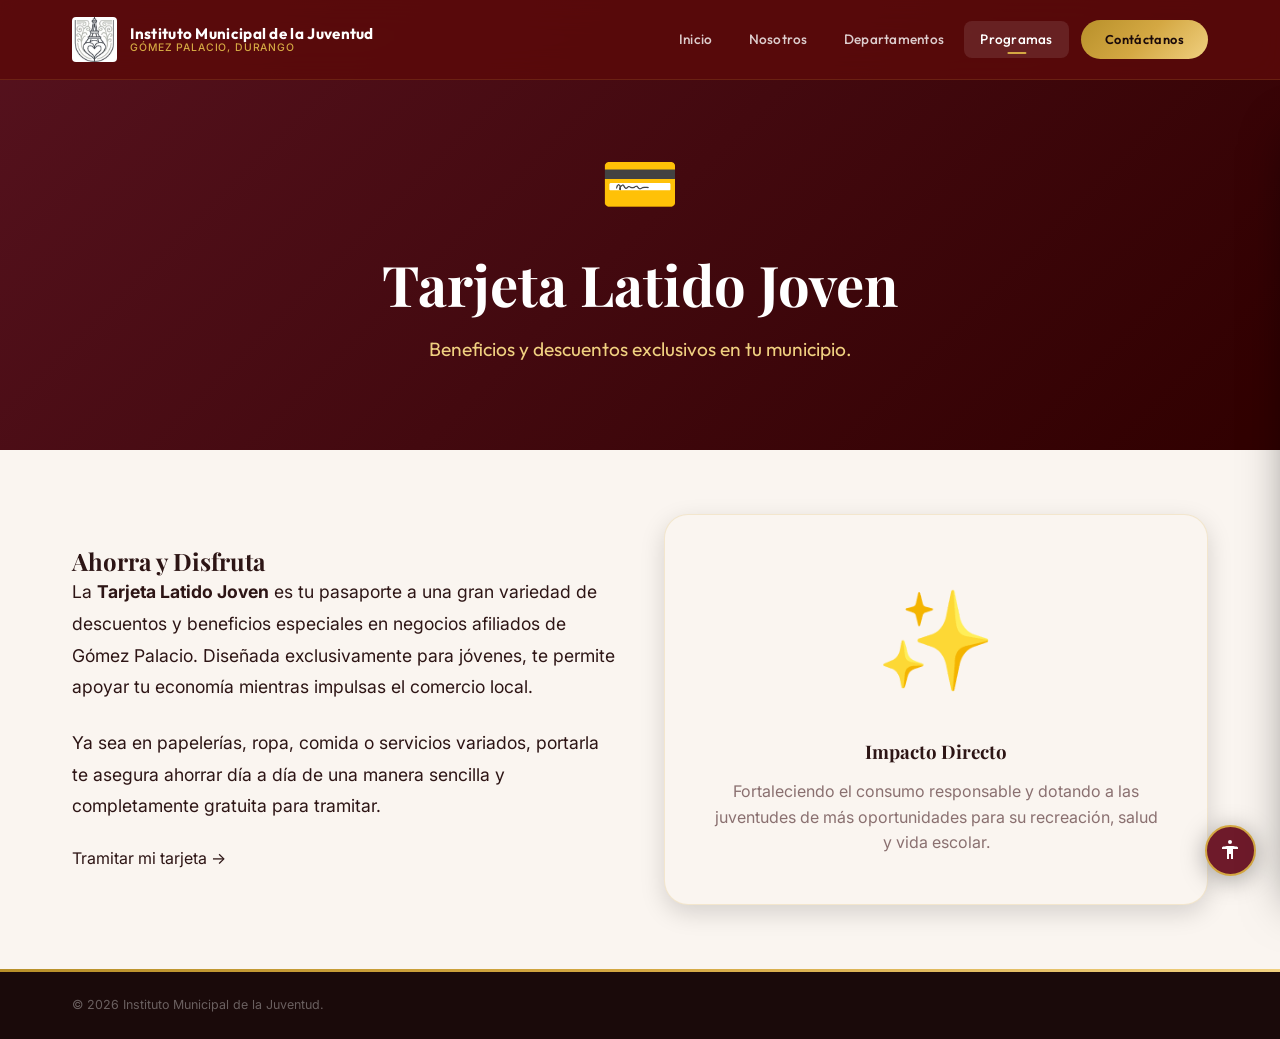
<file: pages/prog-tarjeta-latido.html>
<!DOCTYPE html>
<html lang="es">
<head>
  <meta charset="UTF-8">
  <meta name="viewport" content="width=device-width, initial-scale=1.0">
  <meta name="description" content="Tarjeta Latido Joven del Instituto Municipal de la Juventud de Gómez Palacio.">
  <title>Tarjeta Latido Joven — IMJ</title>

  <link rel="preconnect" href="https://fonts.googleapis.com">
  <link rel="preconnect" href="https://fonts.gstatic.com" crossorigin>
  <link href="https://fonts.googleapis.com/css2?family=Inter:wght@300;400;500;600;700&family=Outfit:wght@300;400;500;600;700;800&family=Playfair+Display:wght@600;700;800&display=swap" rel="stylesheet">

  <link rel="stylesheet" href="../styles/variables.css">
  <link rel="stylesheet" href="../styles/reset.css">
  <link rel="stylesheet" href="../styles/header.css">
  <link rel="stylesheet" href="../styles/about.css">
  <link rel="stylesheet" href="../styles/accessibility.css">
  <link rel="stylesheet" href="../styles/footer.css">
  
  <style>
    .prog-hero { min-height: 50vh; background: linear-gradient(135deg, var(--color-burgundy) 0%, #300000 100%); display: flex; flex-direction: column; align-items: center; justify-content: center; text-align: center; padding: 6rem 2rem 3rem; }
    .prog-hero h1 { font-family: var(--font-heading); color: var(--color-white); font-size: clamp(2rem, 5vw, 3.5rem); margin-bottom: 1rem; }
    .prog-hero p { color: var(--color-gold-light); font-family: var(--font-accent); font-size: 1.2rem; max-width: 600px; }
    .prog-icon { font-size: 4rem; margin-bottom: 1rem; }
    .prog-content { padding: 4rem 2rem; max-width: var(--max-width); margin: 0 auto; display: grid; grid-template-columns: 1fr 1fr; gap: 3rem; align-items: center; }
    .prog-text p { font-size: 1.1rem; line-height: 1.8; color: var(--color-text); margin-bottom: 1.5rem; }
    .prog-visual { background: var(--color-off-white); border-radius: var(--border-radius-lg); padding: 3rem; text-align: center; border: 1px solid rgba(212,168,67,0.2); box-shadow: var(--shadow-md); }
    .prog-visual-icon { font-size: 6rem; margin-bottom: 1.5rem; }
    @media (max-width: 768px) { .prog-content { grid-template-columns: 1fr; } }
  </style>
</head>
<body>

  <header class="site-header" id="site-header">
    <div class="header-inner">
      <a href="../index.html" class="header-brand"><img src="../images/logo.png" alt="Logo IMJ" class="header-logo" onerror="this.style.display='none'"><div class="header-brand-text"><span class="header-brand-name">Instituto Municipal de la Juventud</span><span class="header-brand-location">Gómez Palacio, Durango</span></div></a>
      <nav class="header-nav"><a href="../index.html" class="nav-link">Inicio</a><a href="about.html" class="nav-link">Nosotros</a><a href="../index.html#departments" class="nav-link">Departamentos</a><a href="../index.html#programs" class="nav-link active">Programas</a><a href="contact.html" class="nav-cta">Contáctanos</a></nav>
      <button class="hamburger"><span></span><span></span><span></span></button>
    </div>
  </header>

  <section class="prog-hero">
    <div class="prog-icon reveal">💳</div>
    <h1 class="reveal delay-1">Tarjeta Latido Joven</h1>
    <p class="reveal delay-2">Beneficios y descuentos exclusivos en tu municipio.</p>
  </section>

  <section class="prog-content">
    <div class="prog-text reveal-left">
      <h2>Ahorra y Disfruta</h2>
      <p>La <strong>Tarjeta Latido Joven</strong> es tu pasaporte a una gran variedad de descuentos y beneficios especiales en negocios afiliados de Gómez Palacio. Diseñada exclusivamente para jóvenes, te permite apoyar tu economía mientras impulsas el comercio local.</p>
      <p>Ya sea en papelerías, ropa, comida o servicios variados, portarla te asegura ahorrar día a día de una manera sencilla y completamente gratuita para tramitar. </p>
      <a href="contact.html" class="btn btn-primary">Tramitar mi tarjeta <span class="btn-icon">→</span></a>
    </div>
    <div class="prog-visual reveal-right">
      <div class="prog-visual-icon">✨</div>
      <h3>Impacto Directo</h3>
      <p style="color: var(--color-text-muted); margin-top: 1rem; line-height: 1.6;">Fortaleciendo el consumo responsable y dotando a las juventudes de más oportunidades para su recreación, salud y vida escolar.</p>
    </div>
  </section>

  <footer class="site-footer"><div class="footer-bottom"><p class="footer-copyright">© 2026 Instituto Municipal de la Juventud.</p></div></footer>
  <script src="../js/main.js"></script><script src="../js/accessibility.js"></script>
</body>
</html>
</file>
<file: styles/variables.css>
/* ============================================
   CSS Custom Properties / Design Tokens
   Instituto Municipal de la Juventud
   ============================================ */

:root {
  /* ---- Primary Palette (Muted / Duller Reds) ---- */
  --color-red: #9B2335;
  --color-red-light: #B03A48;
  --color-red-dark: #6E1A2A;
  --color-red-darker: #4A0E1A;
  --color-burgundy: #56121E;
  --color-gold: #D4A843;
  --color-gold-light: #F0D080;
  --color-gold-dark: #B8902A;
  --color-white: #FFFFFF;
  --color-off-white: #FAF5F0;
  --color-light-gray: #F2EDED;
  --color-dark: #1A0A0A;
  --color-text: #2D1515;
  --color-text-light: #FFFFFF;
  --color-text-muted: #8A7070;

  /* ---- Gradients ---- */
  --gradient-hero: linear-gradient(135deg, var(--color-red-dark) 0%, var(--color-burgundy) 40%, var(--color-red-darker) 100%);
  --gradient-dark: linear-gradient(180deg, var(--color-red-darker) 0%, var(--color-dark) 100%);
  --gradient-gold: linear-gradient(135deg, var(--color-gold-dark) 0%, var(--color-gold) 50%, var(--color-gold-light) 100%);
  --gradient-card: linear-gradient(145deg, rgba(255,255,255,0.08) 0%, rgba(255,255,255,0.02) 100%);
  --gradient-red-soft: linear-gradient(135deg, var(--color-red) 0%, var(--color-red-dark) 100%);
  --gradient-overlay: linear-gradient(180deg, rgba(26,10,10,0.7) 0%, rgba(91,10,10,0.85) 50%, rgba(26,10,10,0.95) 100%);

  /* ---- Typography ---- */
  --font-heading: 'Playfair Display', serif;
  --font-body: 'Inter', sans-serif;
  --font-accent: 'Outfit', sans-serif;

  /* ---- Sizing ---- */
  --header-height: 5rem;
  --max-width: 75rem;
  --section-padding: 6rem 2rem;
  --border-radius: 1rem;
  --border-radius-sm: 0.5rem;
  --border-radius-lg: 1.5rem;

  /* ---- Shadows ---- */
  --shadow-sm: 0 0.125rem 0.5rem rgba(0,0,0,0.1);
  --shadow-md: 0 0.5rem 1.5rem rgba(0,0,0,0.15);
  --shadow-lg: 0 1rem 3rem rgba(0,0,0,0.25);
  --shadow-gold: 0 0.25rem 1.5rem rgba(212,168,67,0.3);
  --shadow-red: 0 0.25rem 1.5rem rgba(200,16,46,0.3);

  /* ---- Transitions ---- */
  --transition-fast: 0.2s ease;
  --transition-base: 0.35s cubic-bezier(0.4, 0, 0.2, 1);
  --transition-slow: 0.6s cubic-bezier(0.4, 0, 0.2, 1);
  --transition-spring: 0.5s cubic-bezier(0.34, 1.56, 0.64, 1);
}
</file>
<file: styles/header.css>
/* ============================================
   Header / Navigation Bar
   ============================================ */

.site-header {
  position: fixed;
  top: 0;
  left: 0;
  width: 100%;
  height: var(--header-height);
  z-index: 1000;
  background: rgba(91, 10, 10, 0.85);
  backdrop-filter: blur(1rem);
  -webkit-backdrop-filter: blur(1rem);
  border-bottom: 1px solid rgba(212, 168, 67, 0.15);
  transition: background var(--transition-base),
              box-shadow var(--transition-base);
}

.site-header.scrolled {
  background: rgba(91, 10, 10, 0.97);
  box-shadow: 0 0.25rem 2rem rgba(0, 0, 0, 0.4);
}

.header-inner {
  display: flex;
  align-items: center;
  justify-content: space-between;
  height: 100%;
  max-width: var(--max-width);
  margin: 0 auto;
  padding: 0 2rem;
}

/* ---- Logo / Brand ---- */
.header-brand {
  display: flex;
  align-items: center;
  gap: 0.85rem;
  flex-shrink: 0;
}

.header-logo {
  width: 2.8rem;
  height: 2.8rem;
  object-fit: contain;
  border-radius: 0.25rem;
  transition: transform var(--transition-spring);
}

.header-brand:hover .header-logo {
  transform: rotate(-5deg) scale(1.08);
}

.header-brand-text {
  display: flex;
  flex-direction: column;
  line-height: 1.15;
}

.header-brand-name {
  font-family: var(--font-accent);
  font-size: 0.95rem;
  font-weight: 700;
  color: var(--color-white);
  letter-spacing: 0.02em;
  white-space: nowrap;
}

.header-brand-location {
  font-family: var(--font-body);
  font-size: 0.65rem;
  font-weight: 500;
  color: var(--color-gold);
  letter-spacing: 0.08em;
  text-transform: uppercase;
}

/* ---- Navigation Links ---- */
.header-nav {
  display: flex;
  align-items: center;
  gap: 0.25rem;
}

.nav-link {
  position: relative;
  font-family: var(--font-accent);
  font-size: 0.85rem;
  font-weight: 500;
  color: rgba(255, 255, 255, 0.8);
  padding: 0.5rem 1rem;
  border-radius: var(--border-radius-sm);
  transition: color var(--transition-fast),
              background var(--transition-fast);
  letter-spacing: 0.02em;
}

.nav-link:hover,
.nav-link.active {
  color: var(--color-white);
  background: rgba(255, 255, 255, 0.1);
}

.nav-link::after {
  content: '';
  position: absolute;
  bottom: 0.25rem;
  left: 50%;
  transform: translateX(-50%) scaleX(0);
  width: 1.2rem;
  height: 2px;
  background: var(--color-gold);
  border-radius: 1px;
  transition: transform var(--transition-base);
}

.nav-link:hover::after,
.nav-link.active::after {
  transform: translateX(-50%) scaleX(1);
}

/* ---- CTA Button in Nav ---- */
.nav-cta {
  font-family: var(--font-accent);
  font-size: 0.8rem;
  font-weight: 600;
  color: var(--color-dark);
  background: var(--gradient-gold);
  padding: 0.55rem 1.5rem;
  border-radius: 2rem;
  letter-spacing: 0.03em;
  transition: transform var(--transition-spring),
              box-shadow var(--transition-base);
  margin-left: 0.5rem;
}

.nav-cta:hover {
  transform: translateY(-2px) scale(1.03);
  box-shadow: var(--shadow-gold);
}

/* ---- Mobile Hamburger ---- */
.hamburger {
  display: none;
  flex-direction: column;
  gap: 0.35rem;
  padding: 0.5rem;
  cursor: pointer;
  z-index: 1001;
}

.hamburger span {
  display: block;
  width: 1.5rem;
  height: 2px;
  background: var(--color-white);
  border-radius: 2px;
  transition: transform var(--transition-base),
              opacity var(--transition-fast);
  transform-origin: center;
}

.hamburger.open span:nth-child(1) {
  transform: rotate(45deg) translate(0.35rem, 0.35rem);
}

.hamburger.open span:nth-child(2) {
  opacity: 0;
}

.hamburger.open span:nth-child(3) {
  transform: rotate(-45deg) translate(0.35rem, -0.35rem);
}

/* ---- Mobile Nav ---- */
@media (max-width: 64rem) {
  .hamburger {
    display: flex;
  }

  .header-nav {
    position: fixed;
    top: 0;
    right: 0;
    width: min(20rem, 85vw);
    height: 100vh;
    flex-direction: column;
    justify-content: center;
    gap: 0.5rem;
    padding: 2rem;
    background: var(--gradient-dark);
    transform: translateX(100%);
    transition: transform var(--transition-slow);
    box-shadow: -1rem 0 3rem rgba(0, 0, 0, 0.5);
  }

  .header-nav.open {
    transform: translateX(0);
  }

  .nav-link {
    font-size: 1.1rem;
    padding: 0.75rem 1.5rem;
    width: 100%;
    text-align: center;
  }

  .nav-cta {
    margin-left: 0;
    margin-top: 1rem;
    padding: 0.75rem 2rem;
    font-size: 1rem;
  }
}
</file>
<file: styles/hero.css>
/* ============================================
   Hero Section
   ============================================ */

.hero {
  position: relative;
  min-height: 100vh;
  display: flex;
  align-items: center;
  justify-content: center;
  overflow: hidden;
  background: var(--gradient-hero);
  padding-top: var(--header-height);
}

/* ---- Background Image Overlay ---- */
.hero-bg {
  position: absolute;
  inset: 0;
  background-image: url('../images/hero-bg.jpg');
  background-size: cover;
  background-position: center;
  background-repeat: no-repeat;
  opacity: 0.2;
  z-index: 0;
}

.hero-overlay {
  position: absolute;
  inset: 0;
  background: var(--gradient-overlay);
  z-index: 1;
}

/* ---- Animated Particles ---- */
.hero-particles {
  position: absolute;
  inset: 0;
  z-index: 2;
  overflow: hidden;
  pointer-events: none;
}

.particle {
  position: absolute;
  border-radius: 50%;
  background: var(--color-gold);
  opacity: 0;
  animation: floatParticle 8s infinite ease-in-out;
}

@keyframes floatParticle {
  0%, 100% {
    opacity: 0;
    transform: translateY(0) scale(0.5);
  }
  20% {
    opacity: 0.4;
  }
  50% {
    opacity: 0.15;
    transform: translateY(-15vh) scale(1);
  }
  80% {
    opacity: 0.3;
  }
}

/* ---- Hero Content ---- */
.hero-content {
  position: relative;
  z-index: 3;
  text-align: center;
  max-width: 55rem;
  padding: 2rem;
}

.hero-badge {
  display: inline-flex;
  align-items: center;
  gap: 0.5rem;
  padding: 0.5rem 1.5rem;
  background: rgba(212, 168, 67, 0.15);
  border: 1px solid rgba(212, 168, 67, 0.35);
  border-radius: 3rem;
  font-family: var(--font-accent);
  font-size: 0.8rem;
  font-weight: 600;
  color: var(--color-gold-light);
  letter-spacing: 0.1em;
  text-transform: uppercase;
  margin-bottom: 2rem;
  animation: fadeSlideUp 1s 0.2s both ease-out;
}

.hero-badge-dot {
  width: 0.45rem;
  height: 0.45rem;
  background: var(--color-gold);
  border-radius: 50%;
  animation: pulse 2s infinite ease-in-out;
}

@keyframes pulse {
  0%, 100% { opacity: 1; transform: scale(1); }
  50% { opacity: 0.5; transform: scale(1.5); }
}

.hero-title {
  font-family: var(--font-heading);
  font-size: clamp(2.5rem, 6vw, 5rem);
  font-weight: 800;
  color: var(--color-white);
  line-height: 1.05;
  margin-bottom: 0.5rem;
  animation: fadeSlideUp 1s 0.4s both ease-out;
}

.hero-title-highlight {
  background: var(--gradient-gold);
  -webkit-background-clip: text;
  -webkit-text-fill-color: transparent;
  background-clip: text;
}

.hero-subtitle {
  font-family: var(--font-accent);
  font-size: clamp(1rem, 2.2vw, 1.5rem);
  font-weight: 300;
  color: var(--color-gold-light);
  letter-spacing: 0.2em;
  text-transform: uppercase;
  margin-bottom: 1.5rem;
  animation: fadeSlideUp 1s 0.55s both ease-out;
}

.hero-tagline {
  font-family: var(--font-body);
  font-size: clamp(0.95rem, 1.5vw, 1.15rem);
  color: rgba(255, 255, 255, 0.7);
  max-width: 38rem;
  margin: 0 auto 2.5rem;
  line-height: 1.7;
  animation: fadeSlideUp 1s 0.7s both ease-out;
}

.hero-actions {
  display: flex;
  justify-content: center;
  gap: 1rem;
  flex-wrap: wrap;
  animation: fadeSlideUp 1s 0.85s both ease-out;
}

/* ---- Buttons ---- */
.btn {
  display: inline-flex;
  align-items: center;
  gap: 0.5rem;
  font-family: var(--font-accent);
  font-size: 0.9rem;
  font-weight: 600;
  padding: 0.9rem 2.2rem;
  border-radius: 3rem;
  letter-spacing: 0.03em;
  transition: transform var(--transition-spring),
              box-shadow var(--transition-base),
              background var(--transition-fast);
  cursor: pointer;
}

.btn-primary {
  color: var(--color-dark);
  background: var(--gradient-gold);
  box-shadow: 0 0.25rem 1.5rem rgba(212, 168, 67, 0.35);
}

.btn-primary:hover {
  transform: translateY(-3px) scale(1.04);
  box-shadow: 0 0.5rem 2.5rem rgba(212, 168, 67, 0.5);
}

.btn-outline {
  color: var(--color-white);
  border: 2px solid rgba(255, 255, 255, 0.3);
  background: rgba(255, 255, 255, 0.05);
}

.btn-outline:hover {
  border-color: var(--color-gold);
  color: var(--color-gold-light);
  background: rgba(212, 168, 67, 0.1);
  transform: translateY(-3px) scale(1.04);
  box-shadow: 0 0.5rem 2rem rgba(212, 168, 67, 0.2);
}

.btn-icon {
  font-size: 1.1rem;
  transition: transform var(--transition-fast);
}

.btn:hover .btn-icon {
  transform: translateX(3px);
}


/* ---- Keyframes ---- */
@keyframes fadeSlideUp {
  from {
    opacity: 0;
    transform: translateY(2rem);
  }
  to {
    opacity: 1;
    transform: translateY(0);
  }
}

/* ---- Responsive ---- */
@media (max-width: 48rem) {
  .hero {
    min-height: 85vh;
  }

  .hero-content {
    padding: 1.5rem;
  }

  .hero-badge {
    font-size: 0.7rem;
    padding: 0.4rem 1.2rem;
  }

  .hero-actions {
    flex-direction: column;
    align-items: center;
  }
}
</file>
<file: styles/sections.css>
/* ============================================
   Departments & Programs Sections
   ============================================ */

/* ---- Section Common Styles ---- */
.section-header {
  text-align: center;
  margin-bottom: 4rem;
}

.section-label {
  display: inline-flex;
  align-items: center;
  gap: 0.5rem;
  font-family: var(--font-accent);
  font-size: 0.75rem;
  font-weight: 700;
  color: var(--color-gold-dark);
  letter-spacing: 0.2em;
  text-transform: uppercase;
  margin-bottom: 1rem;
}

.section-label-line {
  width: 2rem;
  height: 2px;
  background: var(--gradient-gold);
  border-radius: 1px;
}

.section-title {
  font-family: var(--font-heading);
  font-size: clamp(2rem, 4vw, 3rem);
  color: var(--color-text);
  margin-bottom: 1rem;
}

.section-title-light {
  color: var(--color-white);
}

.section-description {
  font-size: 1.05rem;
  color: var(--color-text-muted);
  max-width: 38rem;
  margin: 0 auto;
  line-height: 1.7;
}

.section-description-light {
  color: rgba(255, 255, 255, 0.65);
}

/* ============================================
   Departments Section
   ============================================ */

.departments {
  padding: var(--section-padding);
  background: var(--color-off-white);
  position: relative;
}

.departments::before {
  content: '';
  position: absolute;
  top: 0;
  left: 50%;
  transform: translateX(-50%);
  width: 60%;
  height: 1px;
  background: linear-gradient(90deg, transparent, var(--color-gold), transparent);
}

.departments-grid {
  display: grid;
  grid-template-columns: repeat(auto-fit, minmax(18rem, 1fr));
  gap: 1.5rem;
  max-width: var(--max-width);
  margin: 0 auto;
}

/* ---- Department Card ---- */
.dept-card {
  position: relative;
  display: flex;
  flex-direction: column;
  padding: 2rem 1.8rem;
  background: var(--color-white);
  border-radius: var(--border-radius);
  border: 1px solid rgba(200, 16, 46, 0.08);
  overflow: hidden;
  transition: transform var(--transition-spring),
              box-shadow var(--transition-base),
              border-color var(--transition-base);
  cursor: pointer;
}

.dept-card::before {
  content: '';
  position: absolute;
  top: 0;
  left: 0;
  right: 0;
  height: 4px;
  background: var(--gradient-gold);
  transform: scaleX(0);
  transform-origin: left;
  transition: transform var(--transition-base);
}

.dept-card:hover {
  transform: translateY(-0.5rem);
  box-shadow: var(--shadow-lg);
  border-color: rgba(212, 168, 67, 0.3);
}

.dept-card:hover::before {
  transform: scaleX(1);
}

.dept-card-icon {
  width: 3.2rem;
  height: 3.2rem;
  display: flex;
  align-items: center;
  justify-content: center;
  background: linear-gradient(135deg, rgba(200, 16, 46, 0.08), rgba(200, 16, 46, 0.04));
  border-radius: 0.75rem;
  font-size: 1.5rem;
  margin-bottom: 1.2rem;
  transition: background var(--transition-base),
              transform var(--transition-spring);
}

.dept-card:hover .dept-card-icon {
  background: linear-gradient(135deg, rgba(200, 16, 46, 0.15), rgba(212, 168, 67, 0.1));
  transform: scale(1.1) rotate(-5deg);
}

.dept-card-title {
  font-family: var(--font-accent);
  font-size: 1.15rem;
  font-weight: 700;
  color: var(--color-red-dark);
  margin-bottom: 0.6rem;
  transition: color var(--transition-fast);
}

.dept-card:hover .dept-card-title {
  color: var(--color-red);
}

.dept-card-desc {
  font-size: 0.9rem;
  color: var(--color-text-muted);
  line-height: 1.6;
  flex: 1;
}

.dept-card-arrow {
  display: flex;
  align-items: center;
  gap: 0.4rem;
  margin-top: 1.2rem;
  font-family: var(--font-accent);
  font-size: 0.8rem;
  font-weight: 600;
  color: var(--color-gold-dark);
  opacity: 0;
  transform: translateX(-0.5rem);
  transition: opacity var(--transition-base),
              transform var(--transition-base);
}

.dept-card:hover .dept-card-arrow {
  opacity: 1;
  transform: translateX(0);
}

.dept-card-arrow span {
  transition: transform var(--transition-fast);
}

.dept-card:hover .dept-card-arrow span {
  transform: translateX(3px);
}

/* ============================================
   Programs Section
   ============================================ */

.programs {
  padding: var(--section-padding);
  background: var(--gradient-hero);
  position: relative;
  overflow: hidden;
}

/* Decorative top wave */
.programs-wave {
  position: absolute;
  top: -1px;
  left: 0;
  width: 100%;
  height: 5rem;
  pointer-events: none;
}

.programs-wave svg {
  width: 100%;
  height: 100%;
  display: block;
}

.programs-grid {
  display: grid;
  grid-template-columns: repeat(auto-fit, minmax(16rem, 1fr));
  gap: 1.5rem;
  max-width: var(--max-width);
  margin: 0 auto;
}

/* ---- Program Card ---- */
.program-card {
  position: relative;
  display: flex;
  flex-direction: column;
  align-items: center;
  text-align: center;
  padding: 2.5rem 1.8rem 2rem;
  background: rgba(255, 255, 255, 0.06);
  border: 1px solid rgba(255, 255, 255, 0.1);
  border-radius: var(--border-radius-lg);
  backdrop-filter: blur(0.75rem);
  -webkit-backdrop-filter: blur(0.75rem);
  overflow: hidden;
  transition: transform var(--transition-spring),
              box-shadow var(--transition-base),
              background var(--transition-base),
              border-color var(--transition-base);
  cursor: pointer;
}

.program-card::before {
  content: '';
  position: absolute;
  inset: 0;
  background: radial-gradient(circle at top, rgba(212, 168, 67, 0.08), transparent 70%);
  opacity: 0;
  transition: opacity var(--transition-base);
}

.program-card:hover::before {
  opacity: 1;
}

.program-card:hover {
  transform: translateY(-0.5rem);
  background: rgba(255, 255, 255, 0.1);
  border-color: rgba(212, 168, 67, 0.35);
  box-shadow: 0 1rem 3rem rgba(0, 0, 0, 0.3),
              0 0 0 1px rgba(212, 168, 67, 0.15);
}

.program-card-icon {
  width: 4rem;
  height: 4rem;
  display: flex;
  align-items: center;
  justify-content: center;
  background: rgba(212, 168, 67, 0.12);
  border: 1px solid rgba(212, 168, 67, 0.2);
  border-radius: 1rem;
  font-size: 1.8rem;
  margin-bottom: 1.5rem;
  transition: transform var(--transition-spring),
              background var(--transition-base);
}

.program-card:hover .program-card-icon {
  transform: scale(1.15) rotate(5deg);
  background: rgba(212, 168, 67, 0.2);
}

.program-card-title {
  font-family: var(--font-accent);
  font-size: 1.05rem;
  font-weight: 700;
  color: var(--color-white);
  margin-bottom: 0.6rem;
  transition: color var(--transition-fast);
}

.program-card:hover .program-card-title {
  color: var(--color-gold-light);
}

.program-card-desc {
  font-size: 0.85rem;
  color: rgba(255, 255, 255, 0.55);
  line-height: 1.6;
  flex: 1;
}

.program-card-link {
  margin-top: 1.2rem;
  font-family: var(--font-accent);
  font-size: 0.8rem;
  font-weight: 600;
  color: var(--color-gold);
  display: inline-flex;
  align-items: center;
  gap: 0.4rem;
  padding: 0.4rem 1rem;
  border-radius: 2rem;
  border: 1px solid rgba(212, 168, 67, 0.25);
  background: rgba(212, 168, 67, 0.08);
  transition: background var(--transition-fast),
              border-color var(--transition-fast),
              transform var(--transition-spring);
}

.program-card-link:hover {
  background: rgba(212, 168, 67, 0.2);
  border-color: var(--color-gold);
  transform: translateY(-2px);
}

.program-card-link span {
  transition: transform var(--transition-fast);
}

.program-card-link:hover span {
  transform: translateX(3px);
}

/* ============================================
   Responsive
   ============================================ */

@media (max-width: 48rem) {
  .departments-grid,
  .programs-grid {
    grid-template-columns: 1fr;
    max-width: 28rem;
  }
}

@media (min-width: 48rem) and (max-width: 64rem) {
  .departments-grid {
    grid-template-columns: repeat(2, 1fr);
  }

  .programs-grid {
    grid-template-columns: repeat(2, 1fr);
  }
}
</file>
<file: styles/about.css>
/* ============================================
   About / Mission-Vision Page Styles
   ============================================ */

/* ---- Page Hero (Smaller) ---- */
.page-hero {
  position: relative;
  min-height: 45vh;
  display: flex;
  align-items: center;
  justify-content: center;
  background: var(--gradient-hero);
  padding: calc(var(--header-height) + 3rem) 2rem 3rem;
  overflow: hidden;
  text-align: center;
}

.page-hero-bg {
  position: absolute;
  inset: 0;
  background-image: url('../images/about-bg.jpg');
  background-size: cover;
  background-position: center;
  opacity: 0.15;
}

.page-hero-overlay {
  position: absolute;
  inset: 0;
  background: var(--gradient-overlay);
}

.page-hero-content {
  position: relative;
  z-index: 2;
  max-width: 48rem;
}

.page-hero-title {
  font-family: var(--font-heading);
  font-size: clamp(2rem, 5vw, 3.5rem);
  color: var(--color-white);
  margin-bottom: 1rem;
  animation: fadeSlideUp 0.8s 0.2s both ease-out;
}

.page-hero-subtitle {
  font-size: 1.1rem;
  color: rgba(255, 255, 255, 0.65);
  line-height: 1.7;
  animation: fadeSlideUp 0.8s 0.4s both ease-out;
}

/* ---- Mission / Vision / Objective Cards ---- */
.mvo-section {
  padding: var(--section-padding);
  background: var(--color-off-white);
}

.mvo-grid {
  display: grid;
  grid-template-columns: repeat(3, 1fr);
  gap: 2rem;
  max-width: var(--max-width);
  margin: 0 auto;
}

.mvo-card {
  position: relative;
  padding: 2.5rem 2rem;
  background: var(--color-white);
  border-radius: var(--border-radius-lg);
  border: 1px solid rgba(200, 16, 46, 0.06);
  overflow: hidden;
  transition: transform var(--transition-spring),
              box-shadow var(--transition-base);
}

.mvo-card::before {
  content: '';
  position: absolute;
  top: 0;
  left: 0;
  right: 0;
  height: 4px;
  border-radius: var(--border-radius-lg) var(--border-radius-lg) 0 0;
}

.mvo-card--mission::before {
  background: var(--color-red);
}
.mvo-card--vision::before {
  background: var(--color-gold);
}
.mvo-card--objective::before {
  background: var(--gradient-red-soft);
}

.mvo-card:hover {
  transform: translateY(-0.5rem);
  box-shadow: var(--shadow-lg);
}

.mvo-card-icon {
  width: 3.5rem;
  height: 3.5rem;
  display: flex;
  align-items: center;
  justify-content: center;
  border-radius: 1rem;
  font-size: 1.6rem;
  margin-bottom: 1.5rem;
  transition: transform var(--transition-spring);
}

.mvo-card:hover .mvo-card-icon {
  transform: scale(1.1) rotate(-5deg);
}

.mvo-card--mission .mvo-card-icon {
  background: rgba(200, 16, 46, 0.08);
}
.mvo-card--vision .mvo-card-icon {
  background: rgba(212, 168, 67, 0.12);
}
.mvo-card--objective .mvo-card-icon {
  background: rgba(200, 16, 46, 0.06);
}

.mvo-card-title {
  font-family: var(--font-heading);
  font-size: 1.6rem;
  color: var(--color-red-dark);
  margin-bottom: 1rem;
}

.mvo-card-text {
  font-size: 0.95rem;
  color: var(--color-text-muted);
  line-height: 1.8;
}

/* ---- Info Blocks (Programs descriptions, etc.) ---- */
.info-section {
  padding: var(--section-padding);
  background: var(--color-white);
}

.info-section:nth-child(even) {
  background: var(--color-off-white);
}

.info-block {
  max-width: var(--max-width);
  margin: 0 auto;
  display: grid;
  grid-template-columns: 1fr 1fr;
  gap: 4rem;
  align-items: center;
}

.info-block.reversed {
  direction: rtl;
}

.info-block.reversed > * {
  direction: ltr;
}

.info-block-content {
  display: flex;
  flex-direction: column;
  gap: 1.2rem;
}

.info-block-label {
  display: inline-flex;
  align-items: center;
  gap: 0.5rem;
  font-family: var(--font-accent);
  font-size: 0.75rem;
  font-weight: 700;
  color: var(--color-gold-dark);
  letter-spacing: 0.15em;
  text-transform: uppercase;
}

.info-block-title {
  font-family: var(--font-heading);
  font-size: clamp(1.5rem, 3vw, 2.2rem);
  color: var(--color-red-dark);
  line-height: 1.2;
}

.info-block-text {
  font-size: 1rem;
  color: var(--color-text-muted);
  line-height: 1.8;
}

.info-block-image {
  width: 100%;
  aspect-ratio: 4/3;
  border-radius: var(--border-radius-lg);
  overflow: hidden;
  background: linear-gradient(135deg, rgba(200,16,46,0.06), rgba(212,168,67,0.06));
  border: 1px solid rgba(200,16,46,0.08);
  display: flex;
  align-items: center;
  justify-content: center;
  font-size: 3rem;
  transition: transform var(--transition-spring);
}

.info-block-image:hover {
  transform: scale(1.02);
}

.info-block-image img {
  width: 100%;
  height: 100%;
  object-fit: cover;
}

/* ---- CTA Banner ---- */
.cta-banner {
  padding: 5rem 2rem;
  background: var(--gradient-hero);
  text-align: center;
  position: relative;
  overflow: hidden;
}

.cta-banner-content {
  position: relative;
  z-index: 2;
  max-width: 40rem;
  margin: 0 auto;
}

.cta-banner-title {
  font-family: var(--font-heading);
  font-size: clamp(1.8rem, 4vw, 2.8rem);
  color: var(--color-white);
  margin-bottom: 1rem;
}

.cta-banner-text {
  font-size: 1.05rem;
  color: rgba(255, 255, 255, 0.65);
  margin-bottom: 2rem;
  line-height: 1.7;
}

/* ---- Responsive ---- */
@media (max-width: 64rem) {
  .mvo-grid {
    grid-template-columns: 1fr;
    max-width: 38rem;
  }
}

@media (max-width: 48rem) {
  .info-block {
    grid-template-columns: 1fr;
    gap: 2rem;
  }

  .info-block.reversed {
    direction: ltr;
  }

  .page-hero {
    min-height: 35vh;
  }
}
</file>
<file: styles/accessibility.css>
/* ============================================
   Accessibility Panel & Modes
   ============================================ */

/* ---- Floating Toggle Button ---- */
.a11y-toggle {
  position: fixed;
  bottom: 1.5rem;
  right: 1.5rem;
  z-index: 9998;
  width: 3.2rem;
  height: 3.2rem;
  display: flex;
  align-items: center;
  justify-content: center;
  background: var(--color-red-dark);
  color: var(--color-white);
  border: 2px solid var(--color-gold);
  border-radius: 50%;
  font-size: 1.4rem;
  cursor: pointer;
  box-shadow: 0 0.25rem 1.5rem rgba(0,0,0,0.35);
  transition: transform 0.3s cubic-bezier(0.34,1.56,0.64,1),
              background 0.2s ease,
              box-shadow 0.3s ease;
}

.a11y-toggle:hover {
  transform: scale(1.12);
  background: var(--color-red);
  box-shadow: 0 0.4rem 2rem rgba(0,0,0,0.45), 0 0 0 4px rgba(212,168,67,0.25);
}

.a11y-toggle:focus-visible {
  outline: 3px solid var(--color-gold);
  outline-offset: 3px;
}

.a11y-toggle svg {
  width: 1.5rem;
  height: 1.5rem;
  fill: currentColor;
}

/* ---- Backdrop ---- */
.a11y-backdrop {
  position: fixed;
  inset: 0;
  z-index: 9998;
  background: rgba(0,0,0,0.45);
  opacity: 0;
  pointer-events: none;
  transition: opacity 0.35s ease;
}

.a11y-backdrop.visible {
  opacity: 1;
  pointer-events: auto;
}

/* ---- Panel ---- */
.a11y-panel {
  position: fixed;
  bottom: 0;
  right: 0;
  z-index: 9999;
  width: min(24rem, 92vw);
  max-height: 85vh;
  background: #1a1215;
  border-left: 1px solid rgba(212,168,67,0.2);
  border-top: 1px solid rgba(212,168,67,0.2);
  border-top-left-radius: 1.25rem;
  box-shadow: -0.5rem 0 3rem rgba(0,0,0,0.5);
  transform: translateX(105%);
  transition: transform 0.4s cubic-bezier(0.4,0,0.2,1);
  display: flex;
  flex-direction: column;
  overflow: hidden;
}

.a11y-panel.open {
  transform: translateX(0);
}

/* ---- Panel Header ---- */
.a11y-header {
  display: flex;
  align-items: center;
  justify-content: space-between;
  padding: 1.1rem 1.4rem;
  border-bottom: 1px solid rgba(255,255,255,0.08);
  flex-shrink: 0;
}

.a11y-header-title {
  font-family: var(--font-accent);
  font-size: 1rem;
  font-weight: 700;
  color: #fff;
  display: flex;
  align-items: center;
  gap: 0.5rem;
}

.a11y-header-title svg {
  width: 1.2rem;
  height: 1.2rem;
  fill: var(--color-gold);
}

.a11y-close {
  width: 2rem;
  height: 2rem;
  display: flex;
  align-items: center;
  justify-content: center;
  background: rgba(255,255,255,0.06);
  border: 1px solid rgba(255,255,255,0.1);
  border-radius: 0.4rem;
  color: rgba(255,255,255,0.6);
  font-size: 1.1rem;
  cursor: pointer;
  transition: background 0.2s, color 0.2s;
}

.a11y-close:hover {
  background: rgba(255,255,255,0.12);
  color: #fff;
}

/* ---- Panel Body ---- */
.a11y-body {
  flex: 1;
  overflow-y: auto;
  padding: 1rem 1.4rem 1.4rem;
}

.a11y-body::-webkit-scrollbar {
  width: 5px;
}

.a11y-body::-webkit-scrollbar-track {
  background: transparent;
}

.a11y-body::-webkit-scrollbar-thumb {
  background: rgba(212,168,67,0.25);
  border-radius: 3px;
}

/* ---- Section Group ---- */
.a11y-group {
  margin-bottom: 1.2rem;
}

.a11y-group-title {
  font-family: var(--font-accent);
  font-size: 0.65rem;
  font-weight: 700;
  color: var(--color-gold);
  letter-spacing: 0.15em;
  text-transform: uppercase;
  margin-bottom: 0.6rem;
  padding-bottom: 0.35rem;
  border-bottom: 1px solid rgba(212,168,67,0.12);
}

/* ---- Option Buttons ---- */
.a11y-options {
  display: grid;
  grid-template-columns: 1fr 1fr;
  gap: 0.5rem;
}

.a11y-option {
  display: flex;
  flex-direction: column;
  align-items: center;
  gap: 0.35rem;
  padding: 0.7rem 0.5rem;
  background: rgba(255,255,255,0.04);
  border: 1px solid rgba(255,255,255,0.08);
  border-radius: 0.6rem;
  color: rgba(255,255,255,0.7);
  font-family: var(--font-accent);
  font-size: 0.7rem;
  font-weight: 500;
  text-align: center;
  cursor: pointer;
  transition: background 0.2s ease,
              border-color 0.2s ease,
              color 0.2s ease,
              transform 0.15s ease;
}

.a11y-option:hover {
  background: rgba(255,255,255,0.08);
  border-color: rgba(255,255,255,0.15);
  color: #fff;
}

.a11y-option.active {
  background: rgba(212,168,67,0.15);
  border-color: var(--color-gold);
  color: var(--color-gold-light);
}

.a11y-option:active {
  transform: scale(0.96);
}

.a11y-option-icon {
  font-size: 1.3rem;
  line-height: 1;
}

.a11y-option-label {
  line-height: 1.2;
}

/* ---- Full-Width Option ---- */
.a11y-options--full {
  grid-template-columns: 1fr;
}

/* ---- Reset Button ---- */
.a11y-reset {
  width: 100%;
  margin-top: 0.5rem;
  padding: 0.65rem 1rem;
  background: rgba(155,35,53,0.2);
  border: 1px solid rgba(155,35,53,0.3);
  border-radius: 0.5rem;
  color: rgba(255,255,255,0.7);
  font-family: var(--font-accent);
  font-size: 0.75rem;
  font-weight: 600;
  cursor: pointer;
  transition: background 0.2s, color 0.2s, border-color 0.2s;
  display: flex;
  align-items: center;
  justify-content: center;
  gap: 0.4rem;
}

.a11y-reset:hover {
  background: rgba(155,35,53,0.35);
  border-color: rgba(155,35,53,0.5);
  color: #fff;
}


/* ============================================
   ACCESSIBILITY MODES — Applied to <html>
   ============================================ */

/* ---- Big Text ---- */
html.a11y-big-text {
  font-size: 125%;
}

html.a11y-bigger-text {
  font-size: 150%;
}

/* ---- Dyslexia-Friendly Font ---- */
html.a11y-dyslexia *,
html.a11y-dyslexia h1,
html.a11y-dyslexia h2,
html.a11y-dyslexia h3,
html.a11y-dyslexia h4,
html.a11y-dyslexia p,
html.a11y-dyslexia a,
html.a11y-dyslexia span,
html.a11y-dyslexia li,
html.a11y-dyslexia button,
html.a11y-dyslexia input,
html.a11y-dyslexia select,
html.a11y-dyslexia textarea,
html.a11y-dyslexia label {
  font-family: 'OpenDyslexic', 'Comic Sans MS', 'Verdana', sans-serif !important;
  letter-spacing: 0.05em !important;
  word-spacing: 0.15em !important;
}

/* ---- Increased Letter Spacing ---- */
html.a11y-letter-spacing * {
  letter-spacing: 0.12em !important;
  word-spacing: 0.2em !important;
}

/* ---- Increased Line Height ---- */
html.a11y-line-height p,
html.a11y-line-height li,
html.a11y-line-height span,
html.a11y-line-height a,
html.a11y-line-height .mvo-card-text,
html.a11y-line-height .dept-card-desc,
html.a11y-line-height .program-card-desc,
html.a11y-line-height .info-block-text {
  line-height: 2.2 !important;
}

/* ---- High Contrast ---- */
html.a11y-high-contrast {
  filter: contrast(1.4);
}

html.a11y-high-contrast body,
html.a11y-high-contrast section,
html.a11y-high-contrast header,
html.a11y-high-contrast footer,
html.a11y-high-contrast .info-section,
html.a11y-high-contrast .departments,
html.a11y-high-contrast .programs {
  background: #000 !important;
}

html.a11y-high-contrast .dept-card,
html.a11y-high-contrast .mvo-card,
html.a11y-high-contrast .contact-form-wrapper,
html.a11y-high-contrast .contact-detail-item {
  background: #111 !important;
  border-color: #fff !important;
  color: #fff !important;
}

html.a11y-high-contrast p,
html.a11y-high-contrast span,
html.a11y-high-contrast h1,
html.a11y-high-contrast h2,
html.a11y-high-contrast h3,
html.a11y-high-contrast a,
html.a11y-high-contrast li {
  color: #fff !important;
}

/* ---- Link Highlight ---- */
html.a11y-highlight-links a {
  outline: 2px solid var(--color-gold) !important;
  outline-offset: 2px;
  text-decoration: underline !important;
  text-decoration-color: var(--color-gold) !important;
  text-underline-offset: 3px;
}

html.a11y-highlight-links a:hover {
  outline-width: 3px !important;
  background: rgba(212,168,67,0.15) !important;
}

/* ---- Big Cursor ---- */
html.a11y-big-cursor,
html.a11y-big-cursor * {
  cursor: url("data:image/svg+xml,%3Csvg xmlns='http://www.w3.org/2000/svg' width='40' height='48' viewBox='0 0 40 48'%3E%3Cpath d='M4 0L4 40L14 30L24 46L30 43L20 27L34 27Z' fill='black' stroke='white' stroke-width='2'/%3E%3C/svg%3E") 4 0, auto !important;
}

/* ---- Reduced Motion ---- */
html.a11y-reduced-motion *,
html.a11y-reduced-motion *::before,
html.a11y-reduced-motion *::after {
  animation-duration: 0.01ms !important;
  animation-iteration-count: 1 !important;
  transition-duration: 0.01ms !important;
}

/* ---- Reading Guide / Line Focus ---- */
.a11y-reading-guide {
  position: fixed;
  left: 0;
  width: 100%;
  z-index: 9990;
  pointer-events: none;
  display: none;
}

html.a11y-line-focus .a11y-reading-guide {
  display: block;
}

.a11y-reading-guide-top,
.a11y-reading-guide-bottom {
  position: fixed;
  left: 0;
  width: 100%;
  background: rgba(0, 0, 0, 0.7);
  z-index: 9990;
  pointer-events: none;
  transition: top 0.08s linear, height 0.08s linear;
  display: none;
}

html.a11y-line-focus .a11y-reading-guide-top,
html.a11y-line-focus .a11y-reading-guide-bottom {
  display: block;
}

.a11y-reading-guide-top {
  top: 0;
}

/* ============================================
   COLOR BLIND FILTERS
   ============================================ */

/* Protanopia — Red-blind */
html.a11y-protanopia {
  filter: url('#protanopia-filter');
}

/* Deuteranopia — Green-blind */
html.a11y-deuteranopia {
  filter: url('#deuteranopia-filter');
}

/* Tritanopia — Blue-blind */
html.a11y-tritanopia {
  filter: url('#tritanopia-filter');
}

/* Achromatopsia — Full greyscale */
html.a11y-achromatopsia {
  filter: grayscale(100%);
}

/* ---- Invert Colors ---- */
html.a11y-invert {
  filter: invert(1) hue-rotate(180deg);
}

html.a11y-invert img,
html.a11y-invert video,
html.a11y-invert .hero-bg,
html.a11y-invert .page-hero-bg {
  filter: invert(1) hue-rotate(180deg);
}

/* ---- Hide Images (Text Only) ---- */
html.a11y-hide-images img,
html.a11y-hide-images .hero-bg,
html.a11y-hide-images .page-hero-bg,
html.a11y-hide-images .info-block-image,
html.a11y-hide-images .hero-particles {
  display: none !important;
}



/* ---- Saturation Boost ---- */
html.a11y-saturate {
  filter: saturate(2);
}

/* ---- Low Saturation ---- */
html.a11y-desaturate {
  filter: saturate(0.3);
}

/* ---- Prevent filter stacking conflicts ---- */
html.a11y-protanopia.a11y-high-contrast,
html.a11y-deuteranopia.a11y-high-contrast,
html.a11y-tritanopia.a11y-high-contrast {
  filter: contrast(1.4);
}

/* ---- Mobile adjustments ---- */
@media (max-width: 30rem) {
  .a11y-toggle {
    bottom: 1rem;
    right: 1rem;
    width: 2.8rem;
    height: 2.8rem;
    font-size: 1.2rem;
  }

  .a11y-panel {
    width: 100vw;
    max-height: 75vh;
    border-radius: 1.25rem 1.25rem 0 0;
    border-left: none;
    bottom: 0;
    right: 0;
    transform: translateY(105%);
  }

  .a11y-panel.open {
    transform: translateY(0);
  }
}
</file>
<file: styles/footer.css>
/* ============================================
   Footer
   ============================================ */

.site-footer {
  background: var(--color-dark);
  color: var(--color-white);
  position: relative;
  overflow: hidden;
}

.site-footer::before {
  content: '';
  position: absolute;
  top: 0;
  left: 0;
  right: 0;
  height: 3px;
  background: var(--gradient-gold);
}

/* ---- Footer Top / Main Area ---- */
.footer-main {
  padding: 4rem 2rem 3rem;
  max-width: var(--max-width);
  margin: 0 auto;
  display: grid;
  grid-template-columns: 1.8fr 1fr 1fr 1.2fr;
  gap: 3rem;
}

/* ---- Footer Brand ---- */
.footer-brand {
  display: flex;
  flex-direction: column;
  gap: 1rem;
}

.footer-brand-top {
  display: flex;
  align-items: center;
  gap: 0.85rem;
}

.footer-logo {
  width: 3.5rem;
  height: 3.5rem;
  object-fit: contain;
  border-radius: 0.3rem;
  transition: transform var(--transition-spring);
}

.footer-brand:hover .footer-logo {
  transform: rotate(-5deg) scale(1.05);
}

.footer-brand-text {
  display: flex;
  flex-direction: column;
}

.footer-brand-name {
  font-family: var(--font-accent);
  font-size: 1.05rem;
  font-weight: 700;
  color: var(--color-white);
  line-height: 1.3;
}

.footer-brand-location {
  font-family: var(--font-body);
  font-size: 0.7rem;
  font-weight: 500;
  color: var(--color-gold);
  letter-spacing: 0.08em;
  text-transform: uppercase;
}

.footer-brand-desc {
  font-size: 0.85rem;
  color: rgba(255, 255, 255, 0.5);
  line-height: 1.7;
  max-width: 20rem;
}

.footer-social {
  display: flex;
  gap: 0.6rem;
  margin-top: 0.5rem;
}

.footer-social-link {
  width: 2.2rem;
  height: 2.2rem;
  display: flex;
  align-items: center;
  justify-content: center;
  background: rgba(255, 255, 255, 0.08);
  border: 1px solid rgba(255, 255, 255, 0.1);
  border-radius: 0.5rem;
  font-size: 0.95rem;
  color: rgba(255, 255, 255, 0.6);
  transition: background var(--transition-fast),
              color var(--transition-fast),
              transform var(--transition-spring),
              border-color var(--transition-fast);
}

.footer-social-link:hover {
  background: rgba(212, 168, 67, 0.15);
  color: var(--color-gold);
  border-color: rgba(212, 168, 67, 0.3);
  transform: translateY(-3px);
}

/* ---- Footer Link Columns ---- */
.footer-column-title {
  font-family: var(--font-accent);
  font-size: 0.8rem;
  font-weight: 700;
  color: var(--color-gold);
  letter-spacing: 0.12em;
  text-transform: uppercase;
  margin-bottom: 1.2rem;
  position: relative;
  padding-bottom: 0.6rem;
}

.footer-column-title::after {
  content: '';
  position: absolute;
  bottom: 0;
  left: 0;
  width: 1.5rem;
  height: 2px;
  background: var(--color-gold);
  border-radius: 1px;
}

.footer-links {
  display: flex;
  flex-direction: column;
  gap: 0.6rem;
}

.footer-link {
  font-size: 0.85rem;
  color: rgba(255, 255, 255, 0.55);
  transition: color var(--transition-fast),
              padding-left var(--transition-fast);
  position: relative;
  padding-left: 0;
}

.footer-link:hover {
  color: var(--color-gold-light);
  padding-left: 0.5rem;
}

/* ---- Footer Contact Column ---- */
.footer-contact-item {
  display: flex;
  align-items: flex-start;
  gap: 0.75rem;
  margin-bottom: 1rem;
}

.footer-contact-icon {
  width: 2rem;
  height: 2rem;
  display: flex;
  align-items: center;
  justify-content: center;
  background: rgba(212, 168, 67, 0.1);
  border-radius: 0.4rem;
  font-size: 0.85rem;
  flex-shrink: 0;
  margin-top: 0.1rem;
}

.footer-contact-text {
  font-size: 0.85rem;
  color: rgba(255, 255, 255, 0.6);
  line-height: 1.5;
}

.footer-contact-text a {
  color: rgba(255, 255, 255, 0.6);
  transition: color var(--transition-fast);
}

.footer-contact-text a:hover {
  color: var(--color-gold-light);
}

/* ---- Footer Bottom ---- */
.footer-bottom {
  border-top: 1px solid rgba(255, 255, 255, 0.08);
  padding: 1.5rem 2rem;
  max-width: var(--max-width);
  margin: 0 auto;
  display: flex;
  align-items: center;
  justify-content: space-between;
  flex-wrap: wrap;
  gap: 1rem;
}

.footer-copyright {
  font-size: 0.78rem;
  color: rgba(255, 255, 255, 0.35);
}

.footer-bottom-links {
  display: flex;
  gap: 1.5rem;
}

.footer-bottom-link {
  font-size: 0.78rem;
  color: rgba(255, 255, 255, 0.35);
  transition: color var(--transition-fast);
}

.footer-bottom-link:hover {
  color: var(--color-gold);
}

/* ---- Responsive Footer ---- */
@media (max-width: 64rem) {
  .footer-main {
    grid-template-columns: repeat(2, 1fr);
    gap: 2.5rem;
  }
}

@media (max-width: 40rem) {
  .footer-main {
    grid-template-columns: 1fr;
    gap: 2rem;
    padding: 3rem 1.5rem 2rem;
  }

  .footer-bottom {
    flex-direction: column;
    text-align: center;
  }
}
</file>
<file: styles/contact.css>
/* ============================================
   Contact Page Styles
   ============================================ */

.contact-section {
  padding: var(--section-padding);
  background: var(--color-off-white);
}

.contact-grid {
  display: flex;
  flex-direction: column;
  align-items: center;
  gap: 3rem;
  max-width: 45rem;
  margin: 0 auto;
  text-align: center;
}

/* ---- Contact Info Panel ---- */
.contact-info {
  display: flex;
  flex-direction: column;
  gap: 2rem;
}

.contact-info-title {
  font-family: var(--font-heading);
  font-size: 2rem;
  color: var(--color-red-dark);
  margin-bottom: 0.5rem;
}

.contact-info-text {
  font-size: 0.95rem;
  color: var(--color-text-muted);
  line-height: 1.7;
}

.contact-details {
  display: flex;
  flex-direction: column;
  gap: 1.2rem;
}

.contact-detail-item {
  display: flex;
  align-items: flex-start;
  gap: 1rem;
  padding: 1.2rem;
  background: var(--color-white);
  border-radius: var(--border-radius);
  border: 1px solid rgba(200, 16, 46, 0.06);
  transition: transform var(--transition-spring),
              box-shadow var(--transition-base),
              border-color var(--transition-base);
}

.contact-detail-item:hover {
  transform: translateY(-3px);
  box-shadow: var(--shadow-md);
  border-color: rgba(212, 168, 67, 0.2);
}

.contact-detail-icon {
  width: 2.8rem;
  height: 2.8rem;
  display: flex;
  align-items: center;
  justify-content: center;
  background: linear-gradient(135deg, rgba(200,16,46,0.1), rgba(212,168,67,0.08));
  border-radius: 0.75rem;
  font-size: 1.2rem;
  flex-shrink: 0;
  transition: transform var(--transition-spring);
}

.contact-detail-item:hover .contact-detail-icon {
  transform: scale(1.1) rotate(-5deg);
}

.contact-detail-content {
  display: flex;
  flex-direction: column;
  gap: 0.2rem;
}

.contact-detail-label {
  font-family: var(--font-accent);
  font-size: 0.75rem;
  font-weight: 700;
  color: var(--color-gold-dark);
  letter-spacing: 0.1em;
  text-transform: uppercase;
}

.contact-detail-value {
  font-size: 0.95rem;
  color: var(--color-text);
  line-height: 1.5;
}

/* ---- Contact Form ---- */
.contact-form-wrapper {
  background: var(--color-white);
  border-radius: var(--border-radius-lg);
  padding: 2.5rem;
  border: 1px solid rgba(200, 16, 46, 0.06);
  box-shadow: var(--shadow-sm);
}

.contact-form {
  display: flex;
  flex-direction: column;
  gap: 1.5rem;
}

.form-group {
  display: flex;
  flex-direction: column;
  gap: 0.4rem;
}

.form-label {
  font-family: var(--font-accent);
  font-size: 0.8rem;
  font-weight: 600;
  color: var(--color-text);
  letter-spacing: 0.03em;
}

.form-input,
.form-textarea {
  font-family: var(--font-body);
  font-size: 0.95rem;
  color: var(--color-text);
  padding: 0.85rem 1.1rem;
  border: 1.5px solid rgba(200, 16, 46, 0.12);
  border-radius: var(--border-radius-sm);
  background: var(--color-off-white);
  transition: border-color var(--transition-fast),
              box-shadow var(--transition-fast),
              background var(--transition-fast);
  outline: none;
}

.form-input:focus,
.form-textarea:focus {
  border-color: var(--color-gold);
  box-shadow: 0 0 0 3px rgba(212, 168, 67, 0.15);
  background: var(--color-white);
}

.form-textarea {
  min-height: 8rem;
  resize: vertical;
}

.form-row {
  display: grid;
  grid-template-columns: 1fr 1fr;
  gap: 1rem;
}

.form-submit {
  margin-top: 0.5rem;
}

/* ---- Map Placeholder ---- */
.contact-map {
  margin-top: 3rem;
  max-width: var(--max-width);
  margin-left: auto;
  margin-right: auto;
  padding: 0 2rem;
}

.contact-map-wrapper {
  width: 100%;
  aspect-ratio: 21/9;
  border-radius: var(--border-radius-lg);
  overflow: hidden;
  background: linear-gradient(135deg, rgba(200,16,46,0.04), rgba(212,168,67,0.04));
  border: 1px solid rgba(200, 16, 46, 0.08);
  display: flex;
  align-items: center;
  justify-content: center;
}

.contact-map-wrapper iframe {
  width: 100%;
  height: 100%;
  border: 0;
}

.contact-map-placeholder {
  text-align: center;
  color: var(--color-text-muted);
}

.contact-map-placeholder-icon {
  font-size: 3rem;
  margin-bottom: 1rem;
}

/* ---- Responsive ---- */
@media (max-width: 48rem) {
  .contact-grid {
    grid-template-columns: 1fr;
    gap: 2rem;
  }

  .form-row {
    grid-template-columns: 1fr;
  }

  .contact-form-wrapper {
    padding: 1.5rem;
  }
}
</file>
